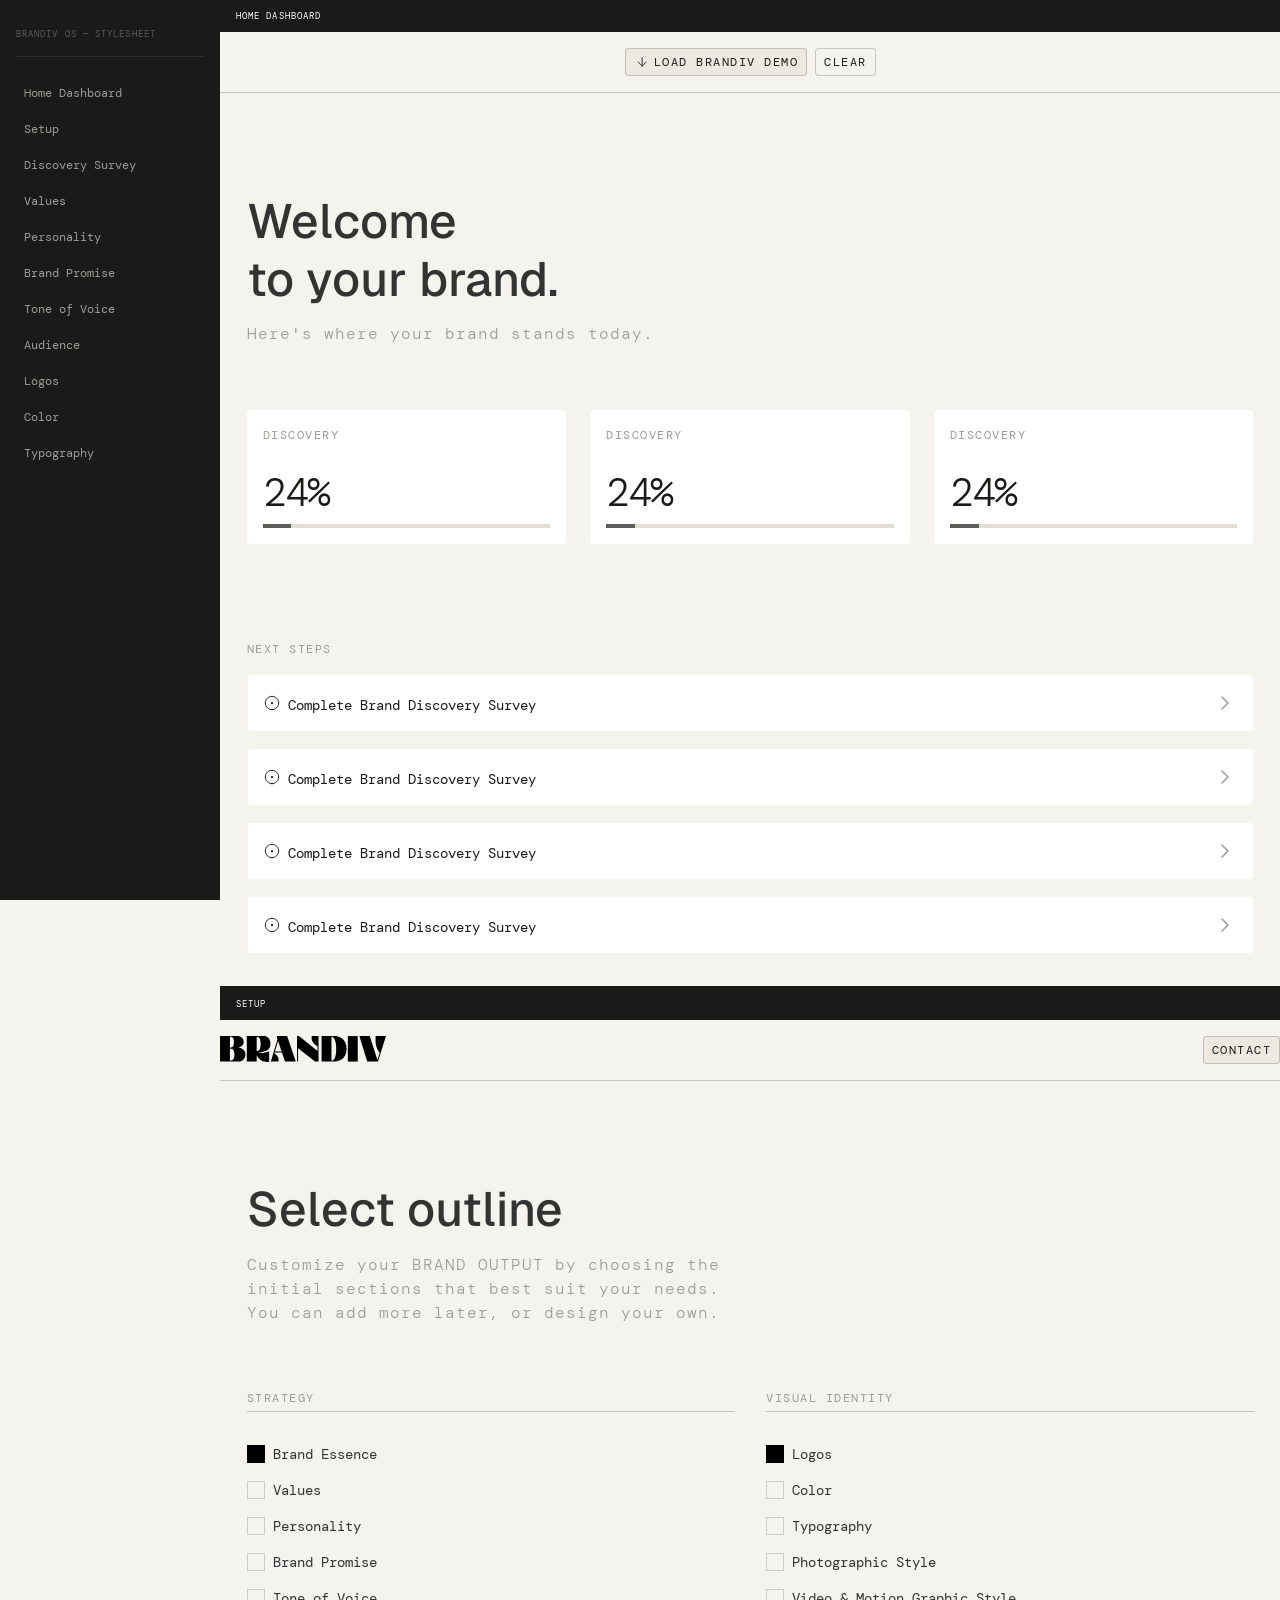
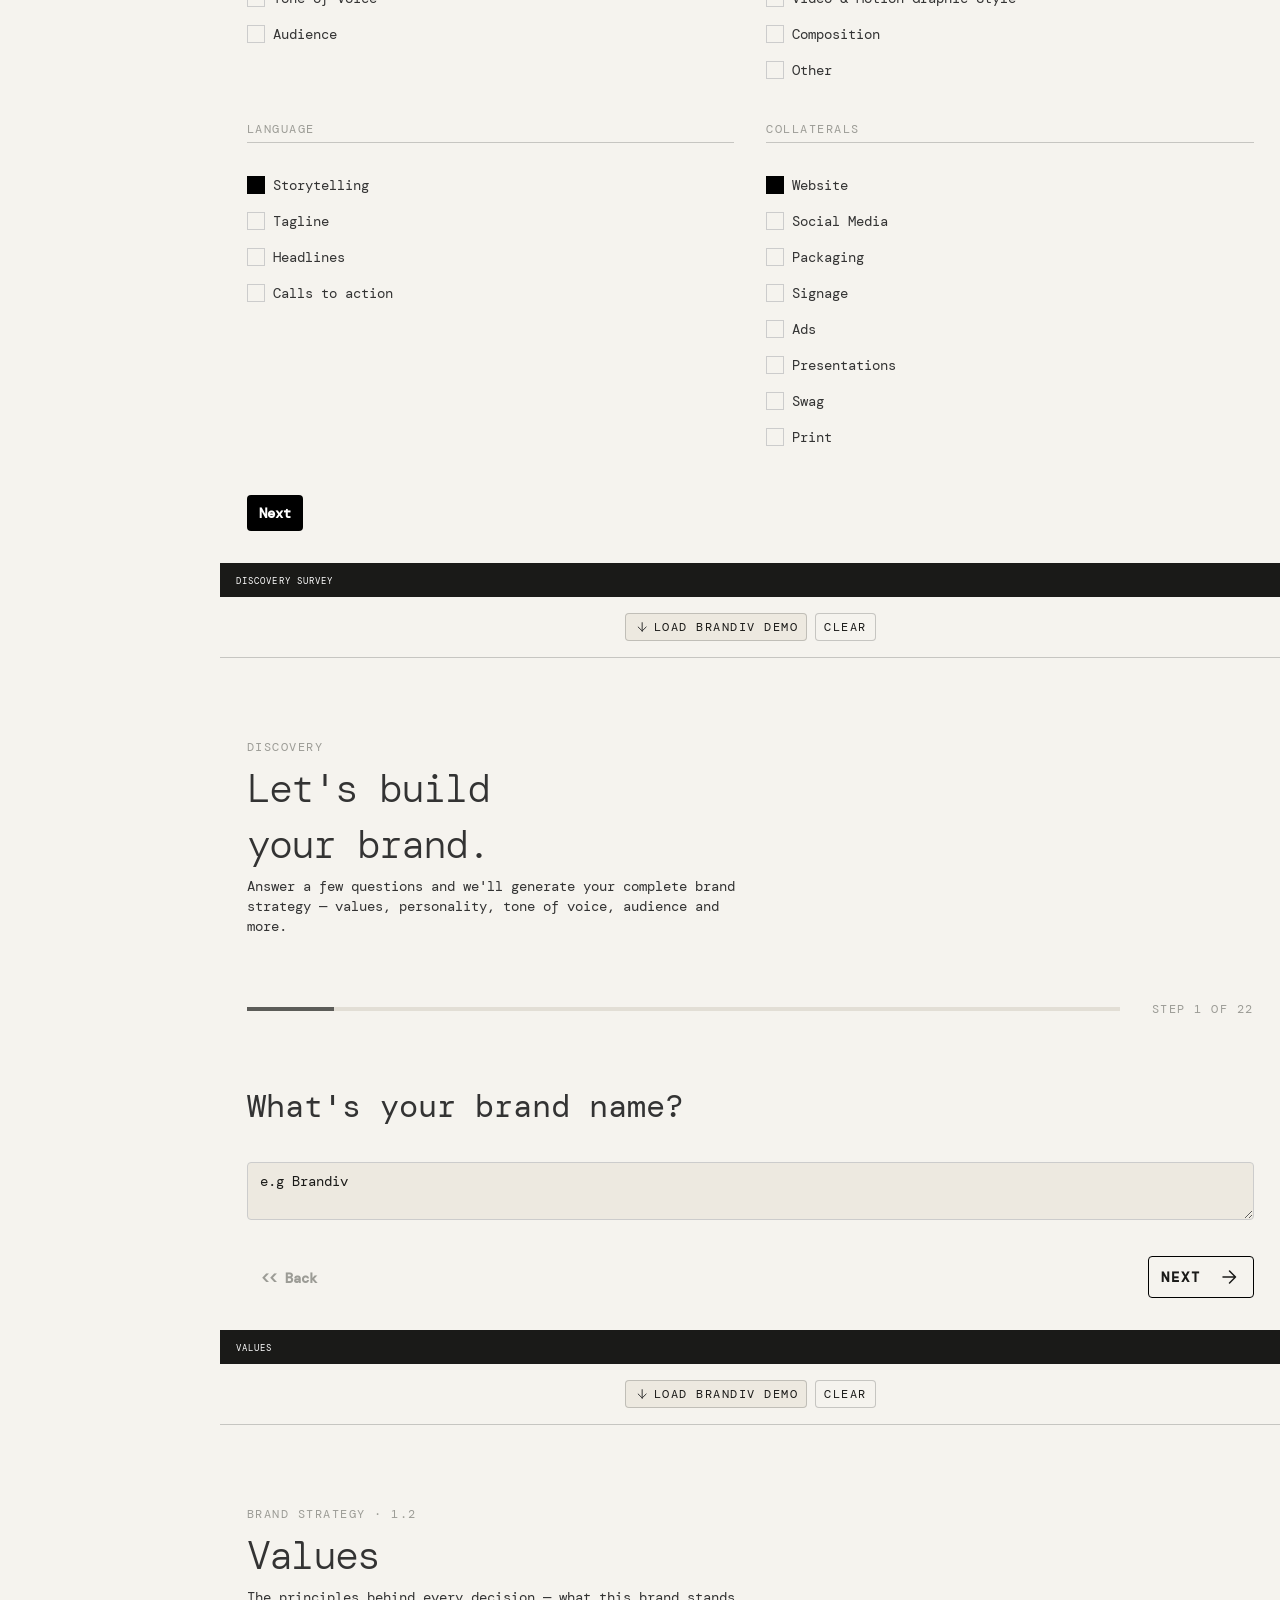
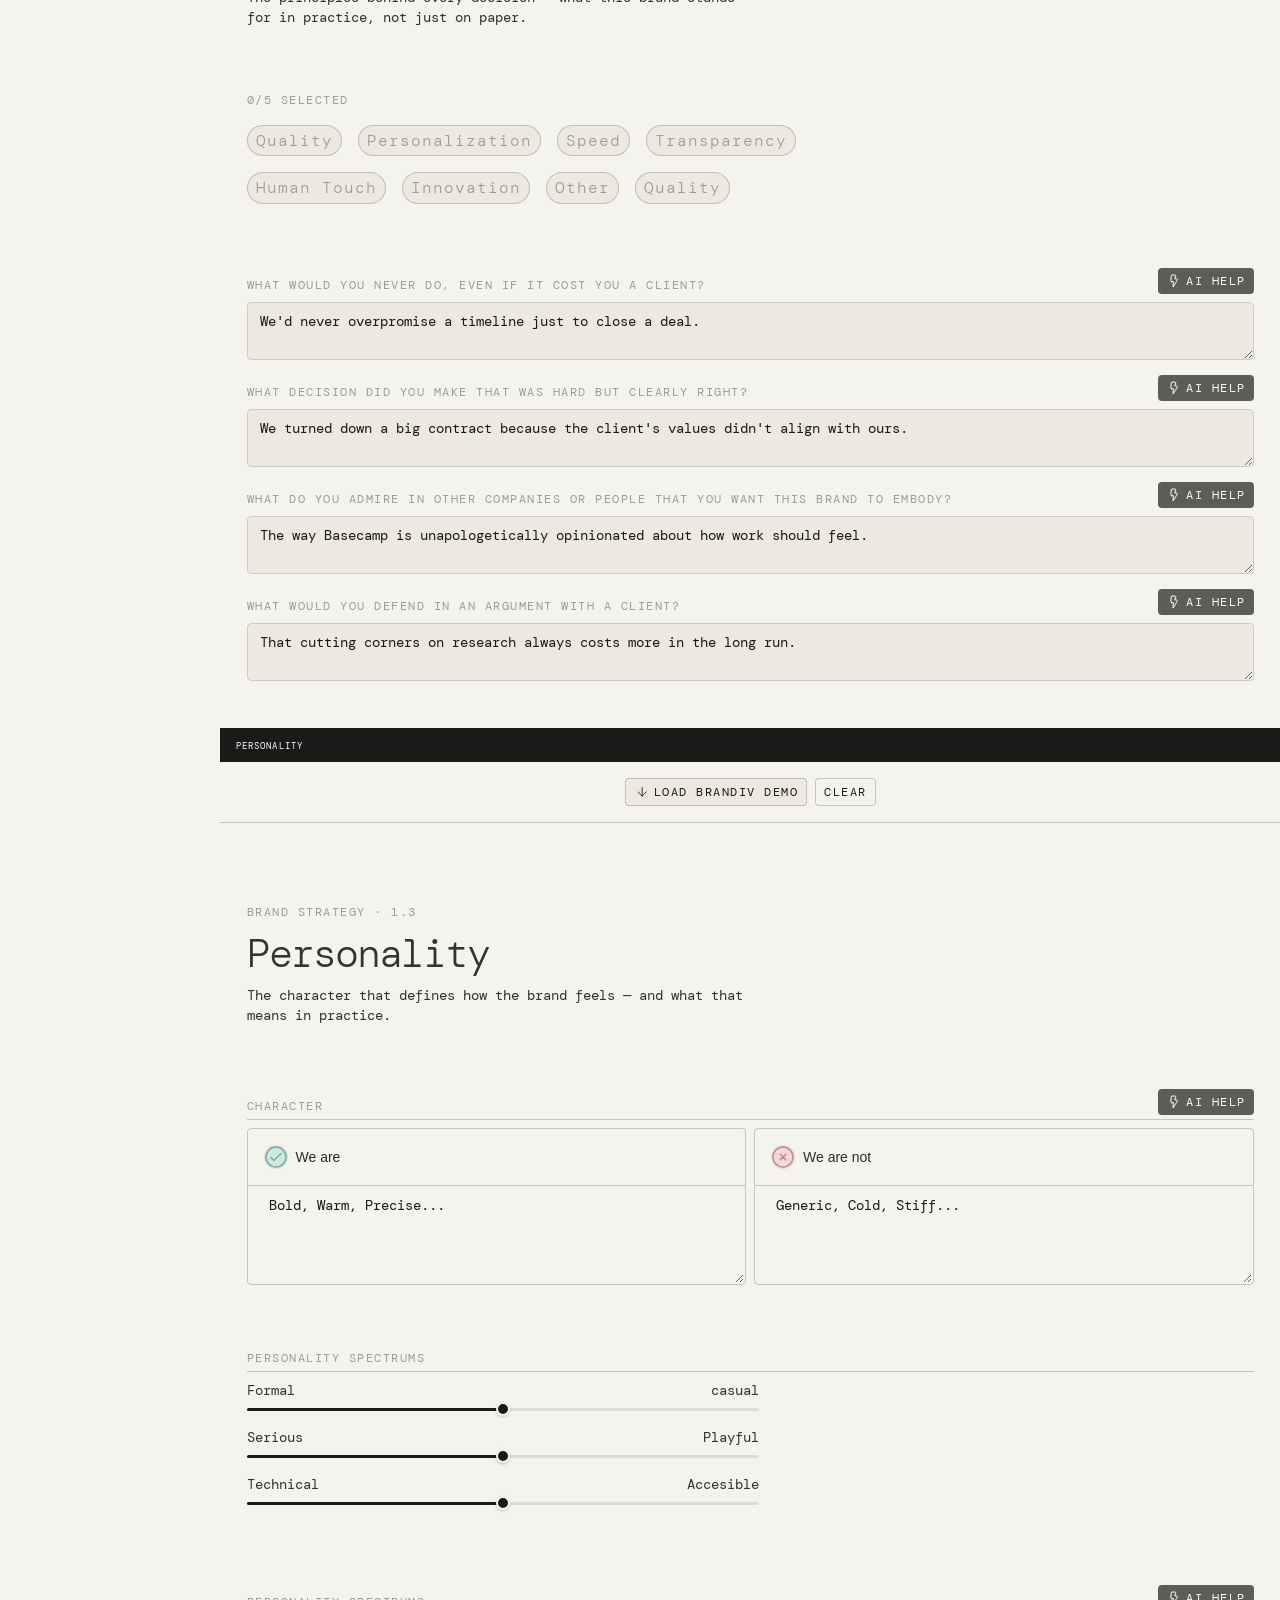
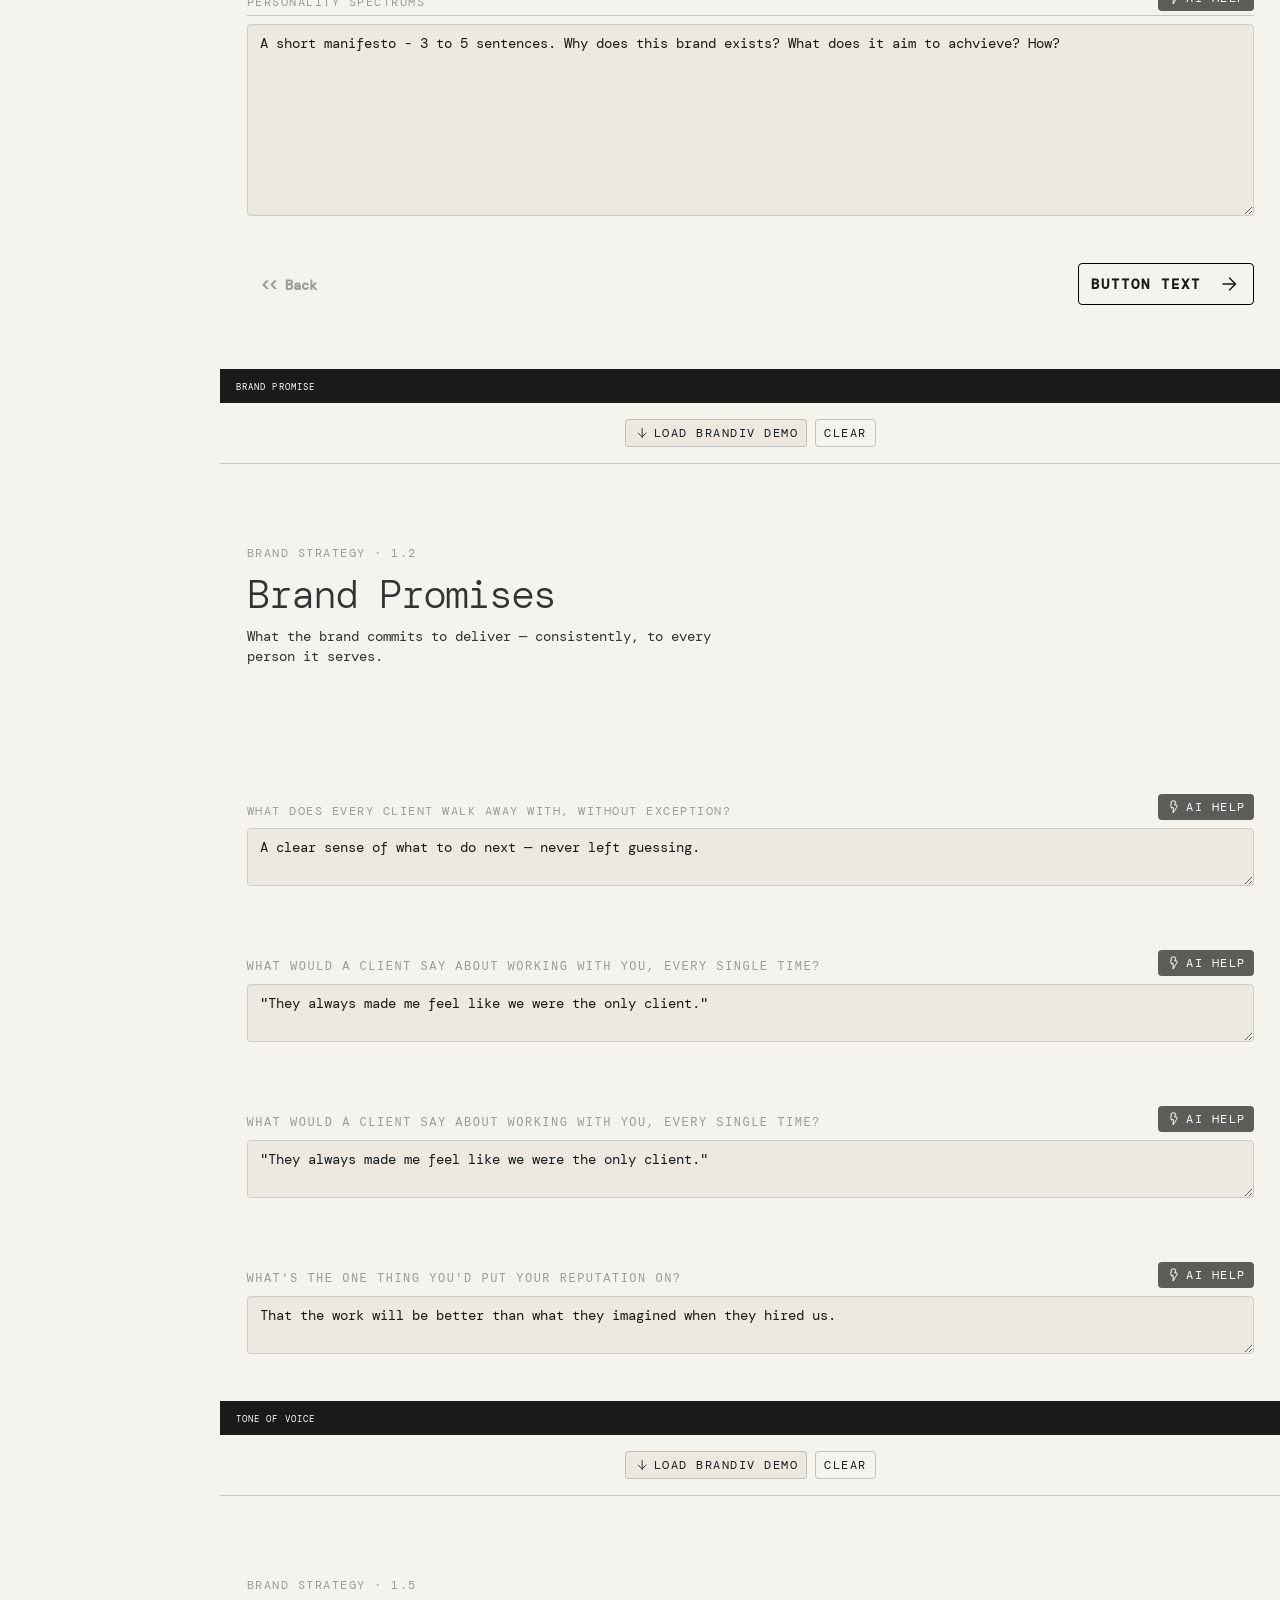
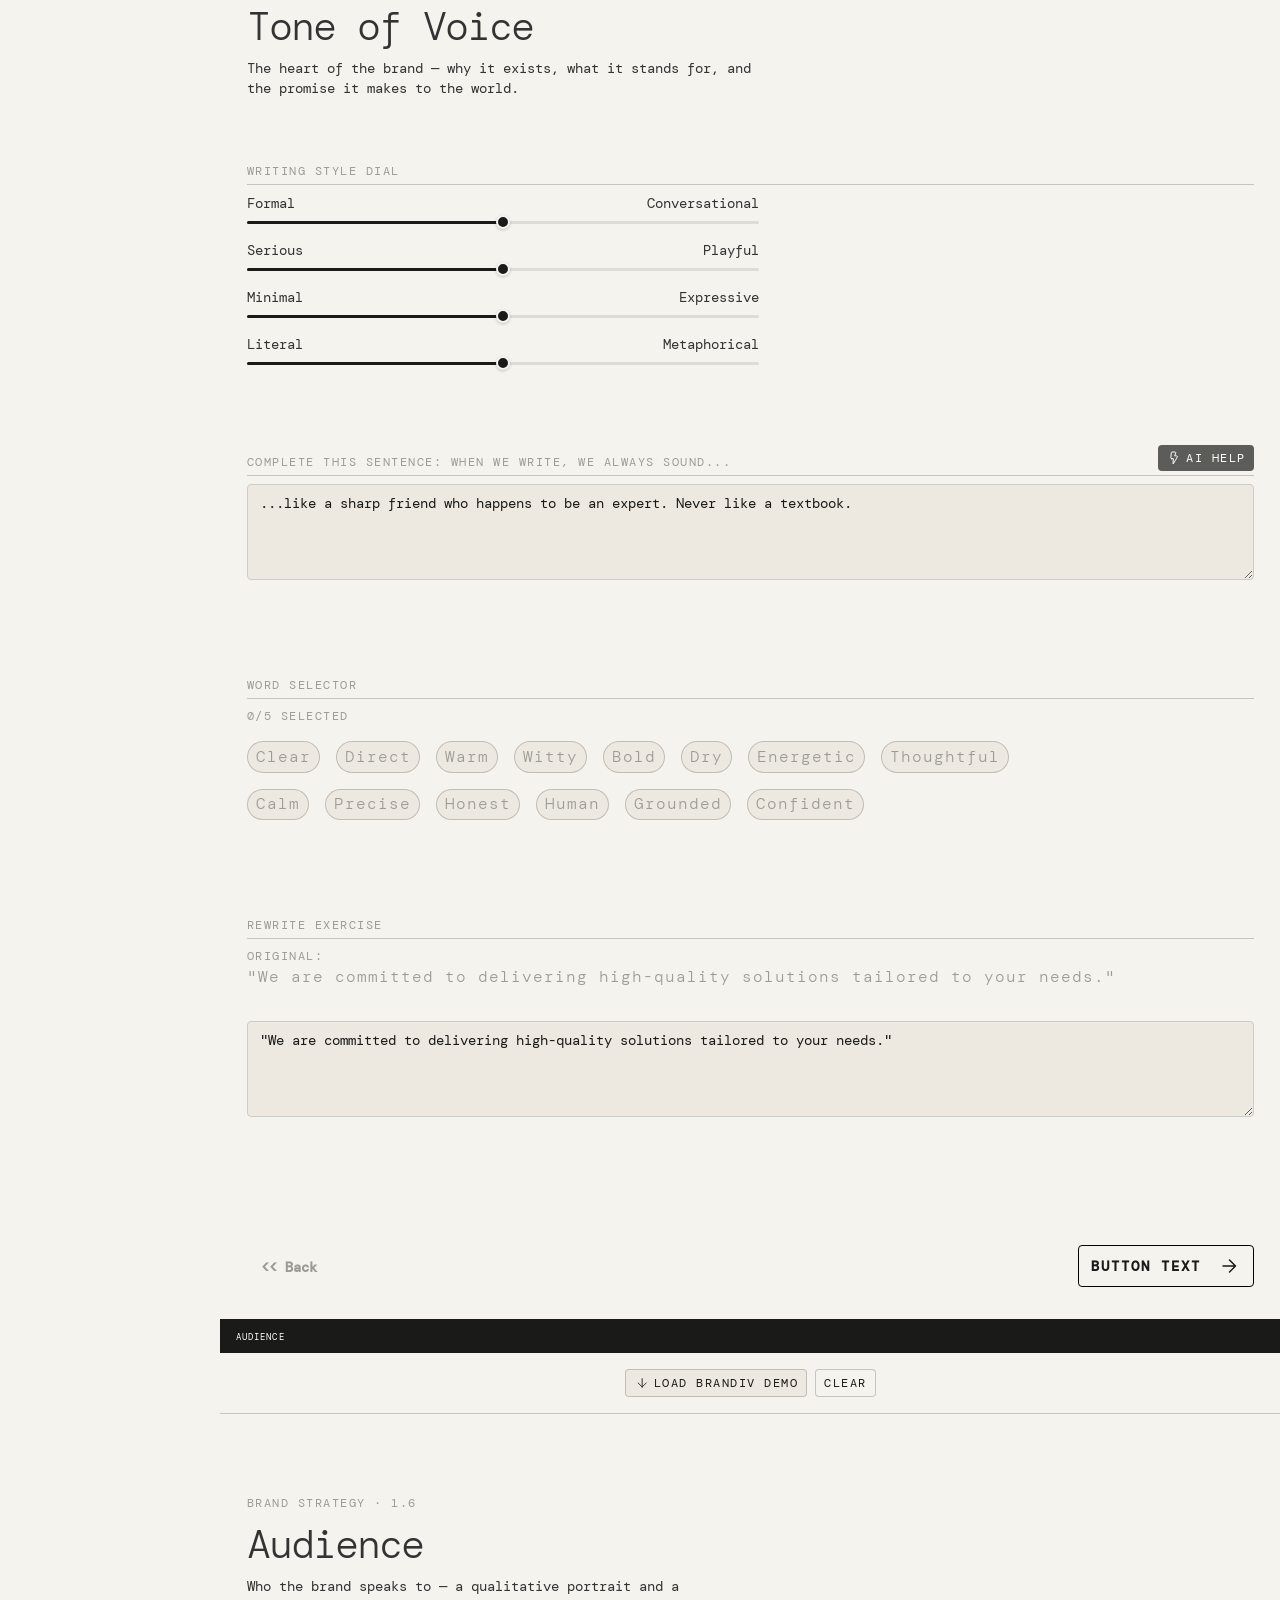
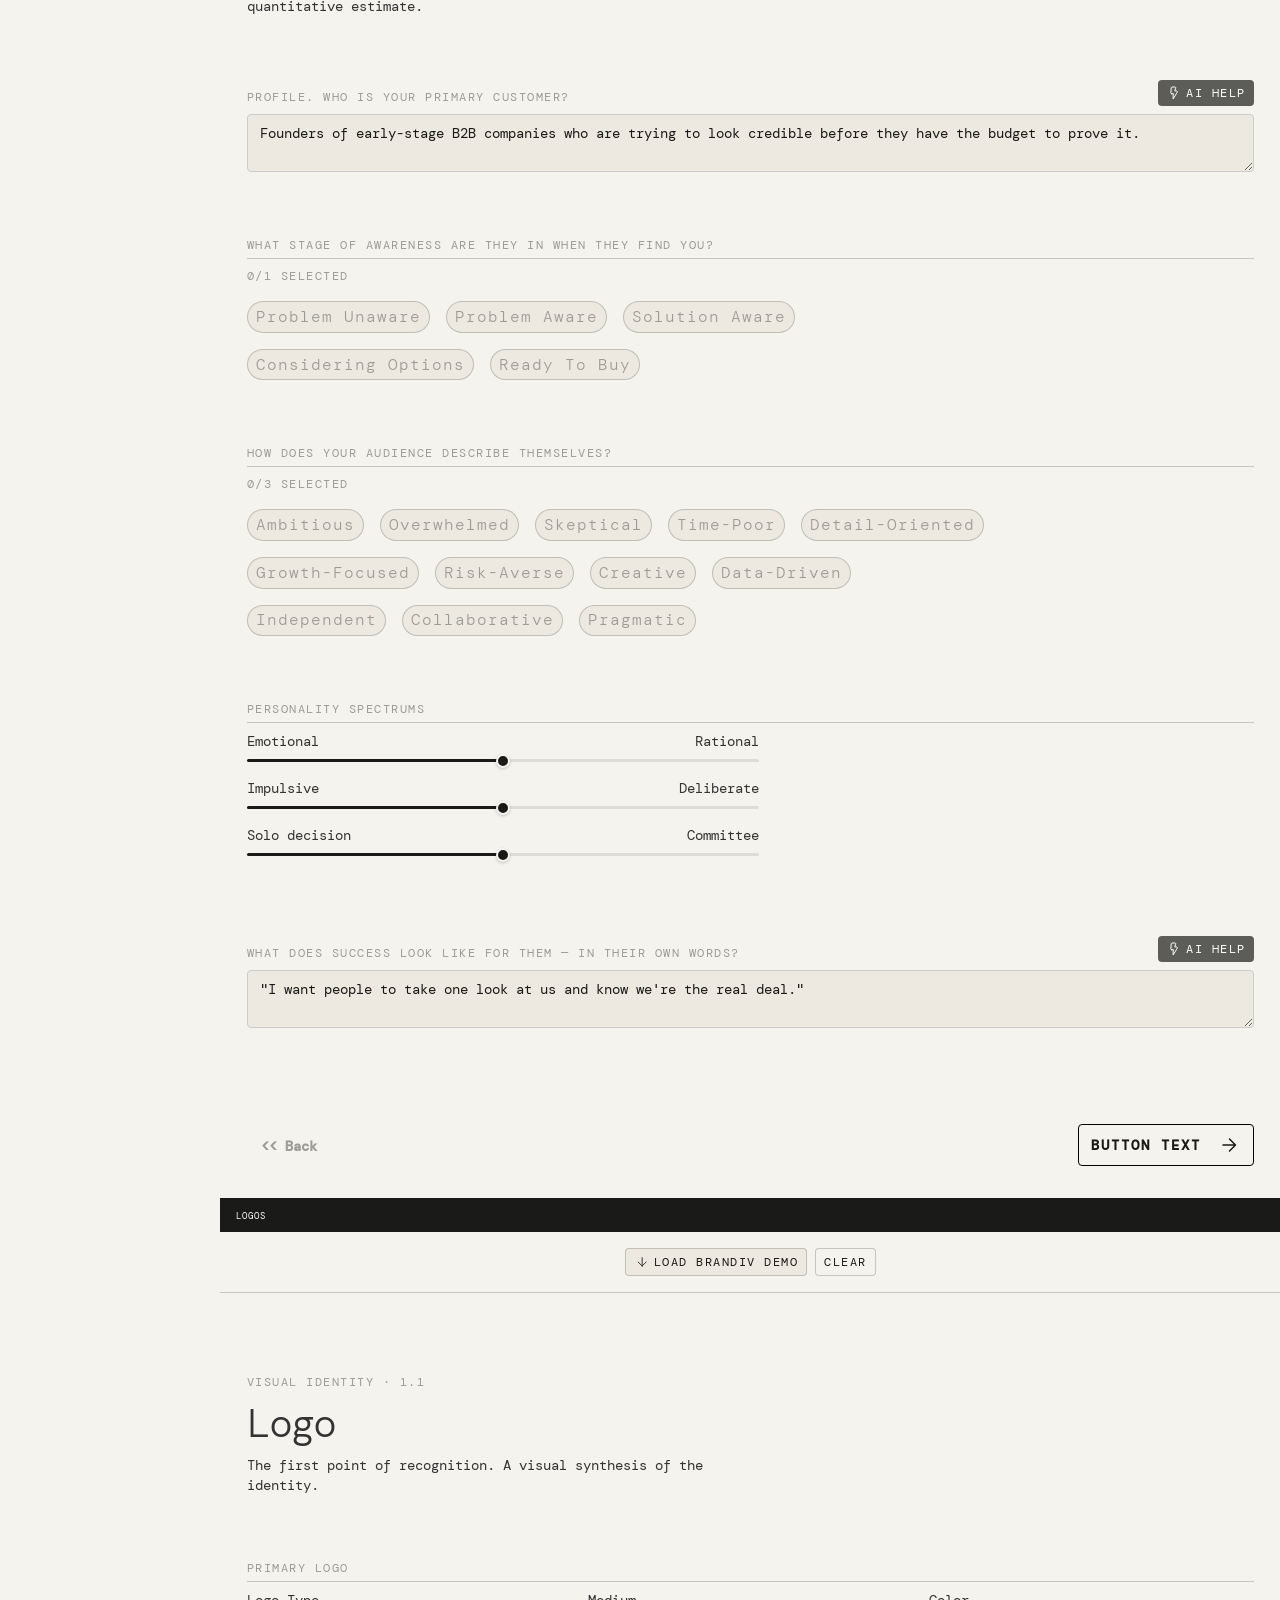
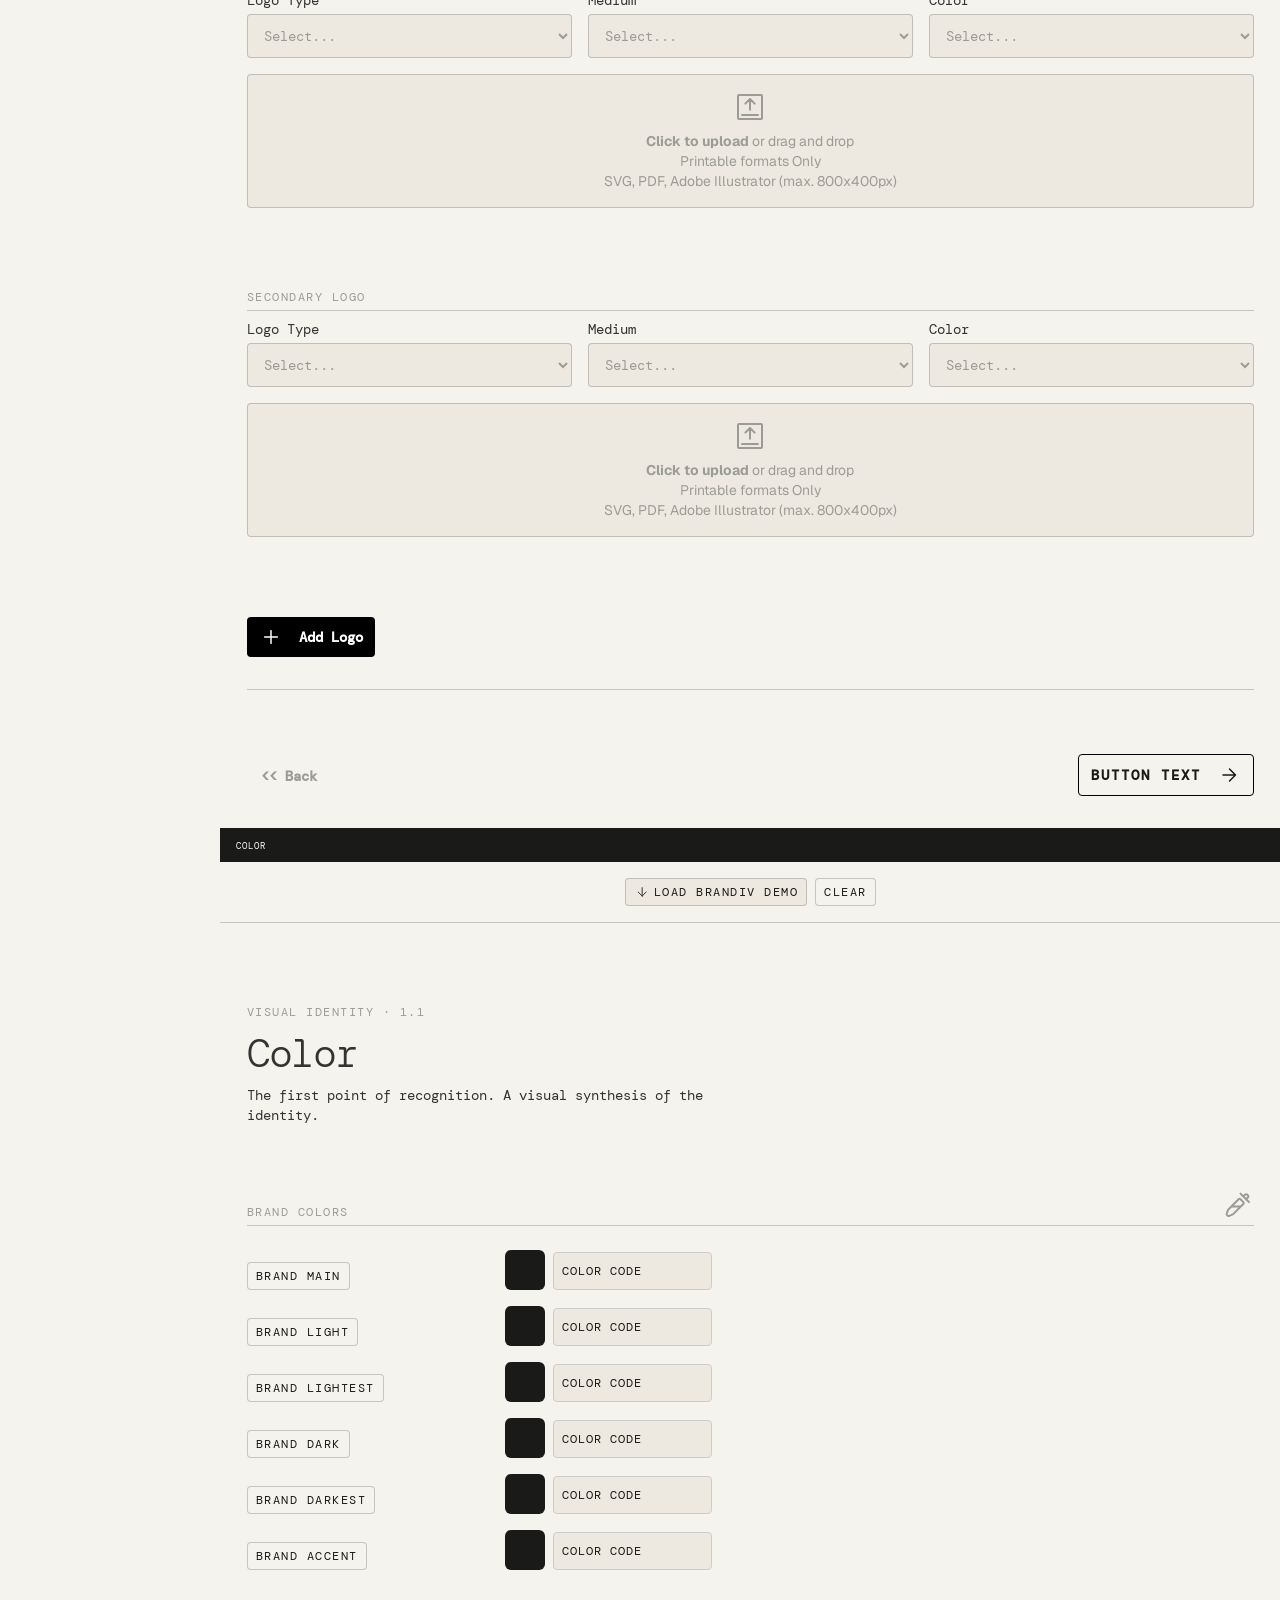
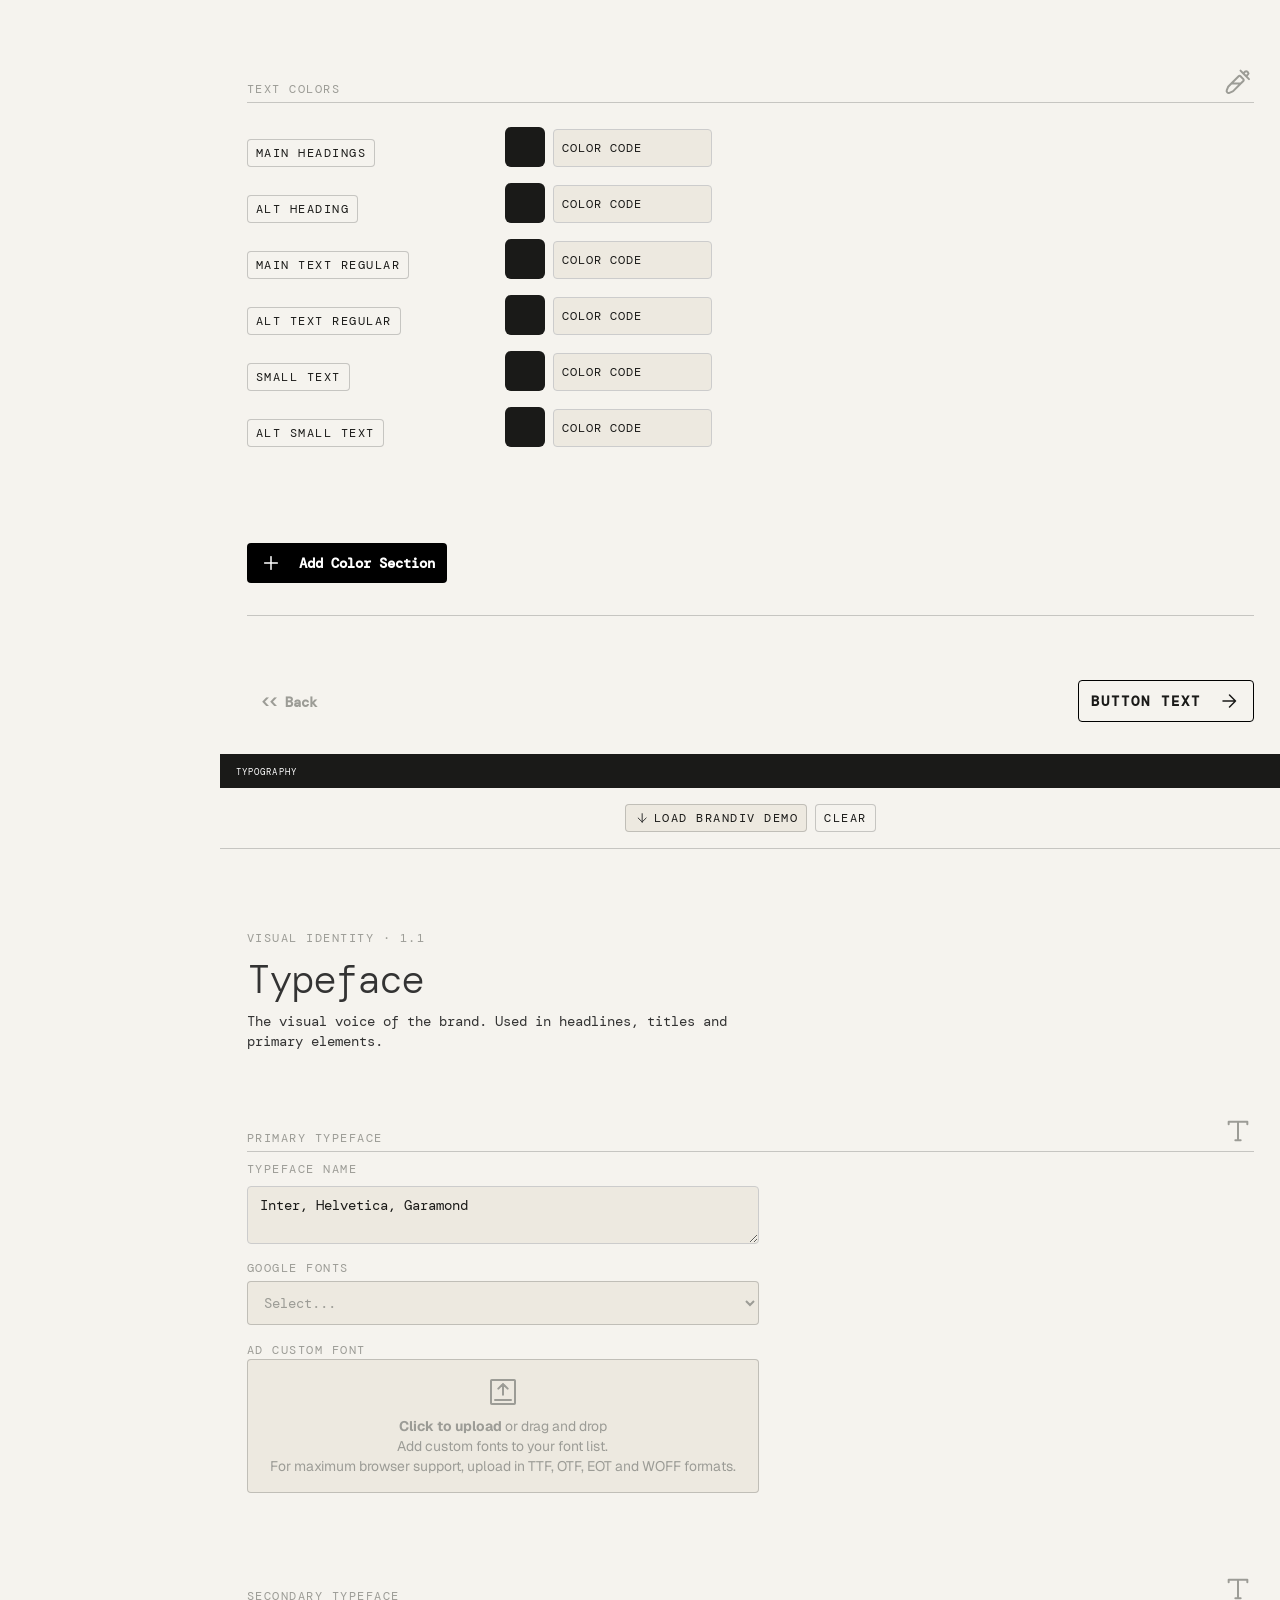
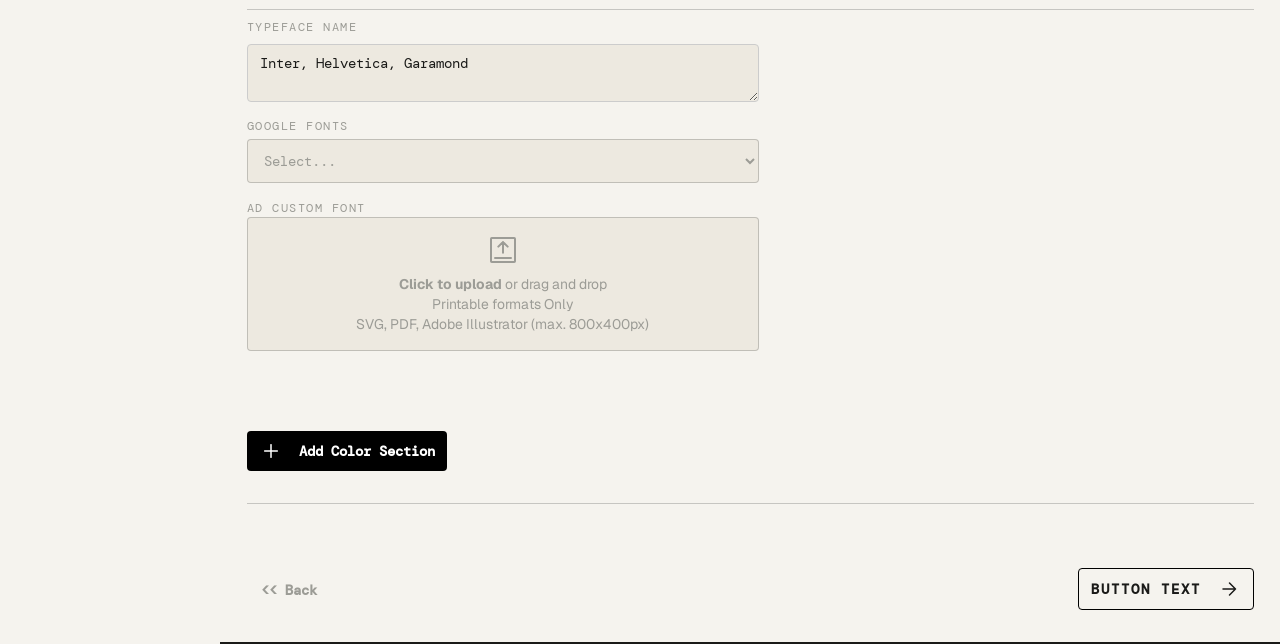
<file: brandiv_stylesheet.html>
<!DOCTYPE html>
<html lang="en">
<head>
<meta charset="UTF-8">
<meta name="viewport" content="width=device-width, initial-scale=1.0">
<title>Brandiv OS — Component Stylesheet</title>
<link rel="preconnect" href="https://fonts.googleapis.com">
<link href="https://fonts.googleapis.com/css2?family=DM+Mono:wght@300;400;500&family=Geist:wght@300;400;500;600;700&display=swap" rel="stylesheet">
<style>
/*! normalize.css v3.0.3 | MIT License | github.com/necolas/normalize.css */
/**
 * 1. Set default font family to sans-serif.
 * 2. Prevent iOS and IE text size adjust after device orientation change,
 *    without disabling user zoom.
 */
html {
  font-family: sans-serif;
  /* 1 */
  -ms-text-size-adjust: 100%;
  /* 2 */
  -webkit-text-size-adjust: 100%;
  /* 2 */
}
/**
 * Remove default margin.
 */
body {
  margin: 0;
}
/* HTML5 display definitions
   ========================================================================== */
/**
 * Correct `block` display not defined for any HTML5 element in IE 8/9.
 * Correct `block` display not defined for `details` or `summary` in IE 10/11
 * and Firefox.
 * Correct `block` display not defined for `main` in IE 11.
 */
article,
aside,
details,
figcaption,
figure,
footer,
header,
hgroup,
main,
menu,
nav,
section,
summary {
  display: block;
}
/**
 * 1. Correct `inline-block` display not defined in IE 8/9.
 * 2. Normalize vertical alignment of `progress` in Chrome, Firefox, and Opera.
 */
audio,
canvas,
progress,
video {
  display: inline-block;
  /* 1 */
  vertical-align: baseline;
  /* 2 */
}
/**
 * Prevent modern browsers from displaying `audio` without controls.
 * Remove excess height in iOS 5 devices.
 */
audio:not([controls]) {
  display: none;
  height: 0;
}
/**
 * Address `[hidden]` styling not present in IE 8/9/10.
 * Hide the `template` element in IE 8/9/10/11, Safari, and Firefox < 22.
 */
[hidden],
template {
  display: none;
}
/* Links
   ========================================================================== */
/**
 * Remove the gray background color from active links in IE 10.
 */
a {
  background-color: transparent;
}
/**
 * Improve readability of focused elements when they are also in an
 * active/hover state.
 */
a:active,
a:hover {
  outline: 0;
}
/* Text-level semantics
   ========================================================================== */
/**
 * Address styling not present in IE 8/9/10/11, Safari, and Chrome.
 */
abbr[title] {
  border-bottom: 1px dotted;
}
/**
 * Address style set to `bolder` in Firefox 4+, Safari, and Chrome.
 */
b,
strong {
  font-weight: bold;
}
/**
 * Address styling not present in Safari and Chrome.
 */
dfn {
  font-style: italic;
}
/**
 * Address variable `h1` font-size and margin within `section` and `article`
 * contexts in Firefox 4+, Safari, and Chrome.
 */
h1 {
  font-size: 2em;
  margin: 0.67em 0;
}
/**
 * Address styling not present in IE 8/9.
 */
mark {
  background: #ff0;
  color: #000;
}
/**
 * Address inconsistent and variable font size in all browsers.
 */
small {
  font-size: 80%;
}
/**
 * Prevent `sub` and `sup` affecting `line-height` in all browsers.
 */
sub,
sup {
  font-size: 75%;
  line-height: 0;
  position: relative;
  vertical-align: baseline;
}
sup {
  top: -0.5em;
}
sub {
  bottom: -0.25em;
}
/* Embedded content
   ========================================================================== */
/**
 * Remove border when inside `a` element in IE 8/9/10.
 */
img {
  border: 0;
}
/**
 * Correct overflow not hidden in IE 9/10/11.
 */
svg:not(:root) {
  overflow: hidden;
}
/* Grouping content
   ========================================================================== */
/**
 * Address margin not present in IE 8/9 and Safari.
 */
figure {
  margin: 1em 40px;
}
/**
 * Address differences between Firefox and other browsers.
 */
hr {
  box-sizing: content-box;
  height: 0;
}
/**
 * Contain overflow in all browsers.
 */
pre {
  overflow: auto;
}
/**
 * Address odd `em`-unit font size rendering in all browsers.
 */
code,
kbd,
pre,
samp {
  font-family: monospace, monospace;
  font-size: 1em;
}
/* Forms
   ========================================================================== */
/**
 * Known limitation: by default, Chrome and Safari on OS X allow very limited
 * styling of `select`, unless a `border` property is set.
 */
/**
 * 1. Correct color not being inherited.
 *    Known issue: affects color of disabled elements.
 * 2. Correct font properties not being inherited.
 * 3. Address margins set differently in Firefox 4+, Safari, and Chrome.
 */
button,
input,
optgroup,
select,
textarea {
  color: inherit;
  /* 1 */
  font: inherit;
  /* 2 */
  margin: 0;
  /* 3 */
}
/**
 * Address `overflow` set to `hidden` in IE 8/9/10/11.
 */
button {
  overflow: visible;
}
/**
 * Address inconsistent `text-transform` inheritance for `button` and `select`.
 * All other form control elements do not inherit `text-transform` values.
 * Correct `button` style inheritance in Firefox, IE 8/9/10/11, and Opera.
 * Correct `select` style inheritance in Firefox.
 */
button,
select {
  text-transform: none;
}
/**
 * 1. Avoid the WebKit bug in Android 4.0.* where (2) destroys native `audio`
 *    and `video` controls.
 * 2. Correct inability to style clickable `input` types in iOS.
 * 3. Improve usability and consistency of cursor style between image-type
 *    `input` and others.
 * 4. CUSTOM FOR WEBFLOW: Removed the input[type="submit"] selector to reduce
 *    specificity and defer to the .w-button selector
 */
button,
html input[type="button"],
input[type="reset"] {
  -webkit-appearance: button;
  /* 2 */
  cursor: pointer;
  /* 3 */
}
/**
 * Re-set default cursor for disabled elements.
 */
button[disabled],
html input[disabled] {
  cursor: default;
}
/**
 * Remove inner padding and border in Firefox 4+.
 */
button::-moz-focus-inner,
input::-moz-focus-inner {
  border: 0;
  padding: 0;
}
/**
 * Address Firefox 4+ setting `line-height` on `input` using `!important` in
 * the UA stylesheet.
 */
input {
  line-height: normal;
}
/**
 * It's recommended that you don't attempt to style these elements.
 * Firefox's implementation doesn't respect box-sizing, padding, or width.
 *
 * 1. Address box sizing set to `content-box` in IE 8/9/10.
 * 2. Remove excess padding in IE 8/9/10.
 */
input[type='checkbox'],
input[type='radio'] {
  box-sizing: border-box;
  /* 1 */
  padding: 0;
  /* 2 */
}
/**
 * Fix the cursor style for Chrome's increment/decrement buttons. For certain
 * `font-size` values of the `input`, it causes the cursor style of the
 * decrement button to change from `default` to `text`.
 */
input[type='number']::-webkit-inner-spin-button,
input[type='number']::-webkit-outer-spin-button {
  height: auto;
}
/**
 * 1. CUSTOM FOR WEBFLOW: changed from `textfield` to `none` to normalize iOS rounded input
 * 2. CUSTOM FOR WEBFLOW: box-sizing: content-box rule removed
 *    (similar to normalize.css >=4.0.0)
 */
input[type='search'] {
  -webkit-appearance: none;
  /* 1 */
}
/**
 * Remove inner padding and search cancel button in Safari and Chrome on OS X.
 * Safari (but not Chrome) clips the cancel button when the search input has
 * padding (and `textfield` appearance).
 */
input[type='search']::-webkit-search-cancel-button,
input[type='search']::-webkit-search-decoration {
  -webkit-appearance: none;
}
/**
 * Define consistent border, margin, and padding.
 */
fieldset {
  border: 1px solid #c0c0c0;
  margin: 0 2px;
  padding: 0.35em 0.625em 0.75em;
}
/**
 * 1. Correct `color` not being inherited in IE 8/9/10/11.
 * 2. Remove padding so people aren't caught out if they zero out fieldsets.
 */
legend {
  border: 0;
  /* 1 */
  padding: 0;
  /* 2 */
}
/**
 * Remove default vertical scrollbar in IE 8/9/10/11.
 */
textarea {
  overflow: auto;
}
/**
 * Don't inherit the `font-weight` (applied by a rule above).
 * NOTE: the default cannot safely be changed in Chrome and Safari on OS X.
 */
optgroup {
  font-weight: bold;
}
/* Tables
   ========================================================================== */
/**
 * Remove most spacing between table cells.
 */
table {
  border-collapse: collapse;
  border-spacing: 0;
}
td,
th {
  padding: 0;
}

@font-face {
  font-family: 'webflow-icons';
  src: url("[data-uri]") format('truetype');
  font-weight: normal;
  font-style: normal;
}
[class^="w-icon-"],
[class*=" w-icon-"] {
  /* use !important to prevent issues with browser extensions that change fonts */
  font-family: 'webflow-icons' !important;
  speak: none;
  font-style: normal;
  font-weight: normal;
  font-variant: normal;
  text-transform: none;
  line-height: 1;
  /* Better Font Rendering =========== */
  -webkit-font-smoothing: antialiased;
  -moz-osx-font-smoothing: grayscale;
}
.w-icon-slider-right:before {
  content: "\e600";
}
.w-icon-slider-left:before {
  content: "\e601";
}
.w-icon-nav-menu:before {
  content: "\e602";
}
.w-icon-arrow-down:before,
.w-icon-dropdown-toggle:before {
  content: "\e603";
}
.w-icon-file-upload-remove:before {
  content: "\e900";
}
.w-icon-file-upload-icon:before {
  content: "\e903";
}
* {
  -webkit-box-sizing: border-box;
  -moz-box-sizing: border-box;
  box-sizing: border-box;
}
html {
  height: 100%;
}
body {
  margin: 0;
  min-height: 100%;
  background-color: #fff;
  font-family: Arial, sans-serif;
  font-size: 14px;
  line-height: 20px;
  color: #333;
}
img {
  max-width: 100%;
  vertical-align: middle;
  display: inline-block;
}
html.w-mod-touch * {
  background-attachment: scroll !important;
}
.w-block {
  display: block;
}
.w-inline-block {
  max-width: 100%;
  display: inline-block;
}
.w-clearfix:before,
.w-clearfix:after {
  content: " ";
  display: table;
  grid-column-start: 1;
  grid-row-start: 1;
  grid-column-end: 2;
  grid-row-end: 2;
}
.w-clearfix:after {
  clear: both;
}
.w-hidden {
  display: none;
}
.w-button {
  display: inline-block;
  padding: 9px 15px;
  background-color: #3898EC;
  color: white;
  border: 0;
  line-height: inherit;
  text-decoration: none;
  cursor: pointer;
  border-radius: 0;
}
input.w-button {
  -webkit-appearance: button;
}
html[data-w-dynpage] [data-w-cloak] {
  color: transparent !important;
}
.w-code-block {
  margin: unset;
}
pre.w-code-block code {
  all: inherit;
}
pre.w-code-block code > span {
  display: block !important;
}
.w-optimization {
  display: contents;
}
.w-webflow-badge,
.w-webflow-badge > img {
  box-sizing: unset;
  width: unset;
  height: unset;
  max-height: unset;
  max-width: unset;
  min-height: unset;
  min-width: unset;
  margin: unset;
  padding: unset;
  float: unset;
  clear: unset;
  border: unset;
  border-radius: unset;
  background: unset;
  background-image: unset;
  background-position: unset;
  background-size: unset;
  background-repeat: unset;
  background-origin: unset;
  background-clip: unset;
  background-attachment: unset;
  background-color: unset;
  box-shadow: unset;
  transform: unset;
  transition: unset;
  direction: unset;
  font-family: unset;
  font-weight: unset;
  color: unset;
  font-size: unset;
  line-height: unset;
  font-style: unset;
  font-variant: unset;
  text-align: unset;
  letter-spacing: unset;
  text-decoration: unset;
  text-indent: unset;
  text-transform: unset;
  list-style-type: unset;
  text-shadow: unset;
  vertical-align: unset;
  cursor: unset;
  white-space: unset;
  word-break: unset;
  word-spacing: unset;
  word-wrap: unset;
}
.w-webflow-badge {
  position: fixed !important;
  display: inline-block !important;
  visibility: visible !important;
  opacity: 1 !important;
  z-index: 2147483647 !important;
  top: auto !important;
  right: 12px !important;
  bottom: 12px !important;
  left: auto !important;
  color: #aaadb0 !important;
  background-color: #fff !important;
  border-radius: 3px !important;
  padding: 6px !important;
  font-size: 12px !important;
  line-height: 14px !important;
  text-decoration: none !important;
  transform: none !important;
  margin: 0 !important;
  width: auto !important;
  height: auto !important;
  overflow: unset !important;
  white-space: nowrap;
  box-shadow: 0 0 0 1px rgba(0, 0, 0, 0.1), 0px 1px 3px rgba(0, 0, 0, 0.1);
  cursor: pointer;
}
.w-webflow-badge > img {
  position: unset;
  display: inline-block !important;
  visibility: unset !important;
  opacity: 1 !important;
  vertical-align: middle !important;
}
h1,
h2,
h3,
h4,
h5,
h6 {
  font-weight: bold;
  margin-bottom: 10px;
}
h1 {
  font-size: 38px;
  line-height: 44px;
  margin-top: 20px;
}
h2 {
  font-size: 32px;
  line-height: 36px;
  margin-top: 20px;
}
h3 {
  font-size: 24px;
  line-height: 30px;
  margin-top: 20px;
}
h4 {
  font-size: 18px;
  line-height: 24px;
  margin-top: 10px;
}
h5 {
  font-size: 14px;
  line-height: 20px;
  margin-top: 10px;
}
h6 {
  font-size: 12px;
  line-height: 18px;
  margin-top: 10px;
}
p {
  margin-top: 0;
  margin-bottom: 10px;
}
blockquote {
  margin: 0 0 10px 0;
  padding: 10px 20px;
  border-left: 5px solid #E2E2E2;
  font-size: 18px;
  line-height: 22px;
}
figure {
  margin: 0;
  margin-bottom: 10px;
}
figcaption {
  margin-top: 5px;
  text-align: center;
}
ul,
ol {
  margin-top: 0px;
  margin-bottom: 10px;
  padding-left: 40px;
}
.w-list-unstyled {
  padding-left: 0;
  list-style: none;
}
.w-embed:before,
.w-embed:after {
  content: " ";
  display: table;
  grid-column-start: 1;
  grid-row-start: 1;
  grid-column-end: 2;
  grid-row-end: 2;
}
.w-embed:after {
  clear: both;
}
.w-video {
  width: 100%;
  position: relative;
  padding: 0;
}
.w-video iframe,
.w-video object,
.w-video embed {
  position: absolute;
  top: 0;
  left: 0;
  width: 100%;
  height: 100%;
  border: none;
}
fieldset {
  padding: 0;
  margin: 0;
  border: 0;
}
button,
[type='button'],
[type='reset'] {
  border: 0;
  cursor: pointer;
  -webkit-appearance: button;
}
.w-form {
  margin: 0 0 15px;
}
.w-form-done {
  display: none;
  padding: 20px;
  text-align: center;
  background-color: #dddddd;
}
.w-form-fail {
  display: none;
  margin-top: 10px;
  padding: 10px;
  background-color: #ffdede;
}
label {
  display: block;
  margin-bottom: 5px;
  font-weight: bold;
}
.w-input,
.w-select {
  display: block;
  width: 100%;
  height: 38px;
  padding: 8px 12px;
  margin-bottom: 10px;
  font-size: 14px;
  line-height: 1.42857143;
  color: #333333;
  vertical-align: middle;
  background-color: #ffffff;
  border: 1px solid #cccccc;
}
.w-input::placeholder,
.w-select::placeholder {
  color: #999;
}
.w-input:focus,
.w-select:focus {
  border-color: #3898EC;
  outline: 0;
}
.w-input[disabled],
.w-select[disabled],
.w-input[readonly],
.w-select[readonly],
fieldset[disabled] .w-input,
fieldset[disabled] .w-select {
  cursor: not-allowed;
}
.w-input[disabled]:not(.w-input-disabled),
.w-select[disabled]:not(.w-input-disabled),
.w-input[readonly],
.w-select[readonly],
fieldset[disabled]:not(.w-input-disabled) .w-input,
fieldset[disabled]:not(.w-input-disabled) .w-select {
  background-color: #eeeeee;
}
textarea.w-input,
textarea.w-select {
  height: auto;
}
.w-select {
  background-color: #f3f3f3;
}
.w-select[multiple] {
  height: auto;
}
.w-form-label {
  display: inline-block;
  cursor: pointer;
  font-weight: normal;
  margin-bottom: 0px;
}
.w-radio {
  display: block;
  margin-bottom: 5px;
  padding-left: 20px;
}
.w-radio:before,
.w-radio:after {
  content: " ";
  display: table;
  grid-column-start: 1;
  grid-row-start: 1;
  grid-column-end: 2;
  grid-row-end: 2;
}
.w-radio:after {
  clear: both;
}
.w-radio-input {
  margin: 4px 0 0;
  line-height: normal;
  float: left;
  margin-left: -20px;
}
.w-radio-input {
  margin-top: 3px;
}
.w-file-upload {
  display: block;
  margin-bottom: 10px;
}
.w-file-upload-input {
  width: 0.1px;
  height: 0.1px;
  opacity: 0;
  overflow: hidden;
  position: absolute;
  z-index: -100;
}
.w-file-upload-default,
.w-file-upload-uploading,
.w-file-upload-success {
  display: inline-block;
  color: #333333;
}
.w-file-upload-error {
  display: block;
  margin-top: 10px;
}
.w-file-upload-default.w-hidden,
.w-file-upload-uploading.w-hidden,
.w-file-upload-error.w-hidden,
.w-file-upload-success.w-hidden {
  display: none;
}
.w-file-upload-uploading-btn {
  display: flex;
  font-size: 14px;
  font-weight: normal;
  cursor: pointer;
  margin: 0;
  padding: 8px 12px;
  border: 1px solid #cccccc;
  background-color: #fafafa;
}
.w-file-upload-file {
  display: flex;
  flex-grow: 1;
  justify-content: space-between;
  margin: 0;
  padding: 8px 9px 8px 11px;
  border: 1px solid #cccccc;
  background-color: #fafafa;
}
.w-file-upload-file-name {
  font-size: 14px;
  font-weight: normal;
  display: block;
}
.w-file-remove-link {
  margin-top: 3px;
  margin-left: 10px;
  width: auto;
  height: auto;
  padding: 3px;
  display: block;
  cursor: pointer;
}
.w-icon-file-upload-remove {
  margin: auto;
  font-size: 10px;
}
.w-file-upload-error-msg {
  display: inline-block;
  color: #ea384c;
  padding: 2px 0;
}
.w-file-upload-info {
  display: inline-block;
  line-height: 38px;
  padding: 0 12px;
}
.w-file-upload-label {
  display: inline-block;
  font-size: 14px;
  font-weight: normal;
  cursor: pointer;
  margin: 0;
  padding: 8px 12px;
  border: 1px solid #cccccc;
  background-color: #fafafa;
}
.w-icon-file-upload-icon,
.w-icon-file-upload-uploading {
  display: inline-block;
  margin-right: 8px;
  width: 20px;
}
.w-icon-file-upload-uploading {
  height: 20px;
}
.w-container {
  margin-left: auto;
  margin-right: auto;
  max-width: 940px;
}
.w-container:before,
.w-container:after {
  content: " ";
  display: table;
  grid-column-start: 1;
  grid-row-start: 1;
  grid-column-end: 2;
  grid-row-end: 2;
}
.w-container:after {
  clear: both;
}
.w-container .w-row {
  margin-left: -10px;
  margin-right: -10px;
}
.w-row:before,
.w-row:after {
  content: " ";
  display: table;
  grid-column-start: 1;
  grid-row-start: 1;
  grid-column-end: 2;
  grid-row-end: 2;
}
.w-row:after {
  clear: both;
}
.w-row .w-row {
  margin-left: 0;
  margin-right: 0;
}
.w-col {
  position: relative;
  float: left;
  width: 100%;
  min-height: 1px;
  padding-left: 10px;
  padding-right: 10px;
}
.w-col .w-col {
  padding-left: 0;
  padding-right: 0;
}
.w-col-1 {
  width: 8.33333333%;
}
.w-col-2 {
  width: 16.66666667%;
}
.w-col-3 {
  width: 25%;
}
.w-col-4 {
  width: 33.33333333%;
}
.w-col-5 {
  width: 41.66666667%;
}
.w-col-6 {
  width: 50%;
}
.w-col-7 {
  width: 58.33333333%;
}
.w-col-8 {
  width: 66.66666667%;
}
.w-col-9 {
  width: 75%;
}
.w-col-10 {
  width: 83.33333333%;
}
.w-col-11 {
  width: 91.66666667%;
}
.w-col-12 {
  width: 100%;
}
.w-hidden-main {
  display: none !important;
}
@media screen and (max-width: 991px) {
  .w-container {
    max-width: 728px;
  }
  .w-hidden-main {
    display: inherit !important;
  }
  .w-hidden-medium {
    display: none !important;
  }
  .w-col-medium-1 {
    width: 8.33333333%;
  }
  .w-col-medium-2 {
    width: 16.66666667%;
  }
  .w-col-medium-3 {
    width: 25%;
  }
  .w-col-medium-4 {
    width: 33.33333333%;
  }
  .w-col-medium-5 {
    width: 41.66666667%;
  }
  .w-col-medium-6 {
    width: 50%;
  }
  .w-col-medium-7 {
    width: 58.33333333%;
  }
  .w-col-medium-8 {
    width: 66.66666667%;
  }
  .w-col-medium-9 {
    width: 75%;
  }
  .w-col-medium-10 {
    width: 83.33333333%;
  }
  .w-col-medium-11 {
    width: 91.66666667%;
  }
  .w-col-medium-12 {
    width: 100%;
  }
  .w-col-stack {
    width: 100%;
    left: auto;
    right: auto;
  }
}
@media screen and (max-width: 767px) {
  .w-hidden-main {
    display: inherit !important;
  }
  .w-hidden-medium {
    display: inherit !important;
  }
  .w-hidden-small {
    display: none !important;
  }
  .w-row,
  .w-container .w-row {
    margin-left: 0;
    margin-right: 0;
  }
  .w-col {
    width: 100%;
    left: auto;
    right: auto;
  }
  .w-col-small-1 {
    width: 8.33333333%;
  }
  .w-col-small-2 {
    width: 16.66666667%;
  }
  .w-col-small-3 {
    width: 25%;
  }
  .w-col-small-4 {
    width: 33.33333333%;
  }
  .w-col-small-5 {
    width: 41.66666667%;
  }
  .w-col-small-6 {
    width: 50%;
  }
  .w-col-small-7 {
    width: 58.33333333%;
  }
  .w-col-small-8 {
    width: 66.66666667%;
  }
  .w-col-small-9 {
    width: 75%;
  }
  .w-col-small-10 {
    width: 83.33333333%;
  }
  .w-col-small-11 {
    width: 91.66666667%;
  }
  .w-col-small-12 {
    width: 100%;
  }
}
@media screen and (max-width: 479px) {
  .w-container {
    max-width: none;
  }
  .w-hidden-main {
    display: inherit !important;
  }
  .w-hidden-medium {
    display: inherit !important;
  }
  .w-hidden-small {
    display: inherit !important;
  }
  .w-hidden-tiny {
    display: none !important;
  }
  .w-col {
    width: 100%;
  }
  .w-col-tiny-1 {
    width: 8.33333333%;
  }
  .w-col-tiny-2 {
    width: 16.66666667%;
  }
  .w-col-tiny-3 {
    width: 25%;
  }
  .w-col-tiny-4 {
    width: 33.33333333%;
  }
  .w-col-tiny-5 {
    width: 41.66666667%;
  }
  .w-col-tiny-6 {
    width: 50%;
  }
  .w-col-tiny-7 {
    width: 58.33333333%;
  }
  .w-col-tiny-8 {
    width: 66.66666667%;
  }
  .w-col-tiny-9 {
    width: 75%;
  }
  .w-col-tiny-10 {
    width: 83.33333333%;
  }
  .w-col-tiny-11 {
    width: 91.66666667%;
  }
  .w-col-tiny-12 {
    width: 100%;
  }
}
.w-widget {
  position: relative;
}
.w-widget-map {
  width: 100%;
  height: 400px;
}
.w-widget-map label {
  width: auto;
  display: inline;
}
.w-widget-map img {
  max-width: inherit;
}
.w-widget-map .gm-style-iw {
  text-align: center;
}
.w-widget-map .gm-style-iw > button {
  display: none !important;
}
.w-widget-twitter {
  overflow: hidden;
}
.w-widget-twitter-count-shim {
  display: inline-block;
  vertical-align: top;
  position: relative;
  width: 28px;
  height: 20px;
  text-align: center;
  background: white;
  border: #758696 solid 1px;
  border-radius: 3px;
}
.w-widget-twitter-count-shim * {
  pointer-events: none;
  user-select: none;
}
.w-widget-twitter-count-shim .w-widget-twitter-count-inner {
  position: relative;
  font-size: 15px;
  line-height: 12px;
  text-align: center;
  color: #999;
  font-family: serif;
}
.w-widget-twitter-count-shim .w-widget-twitter-count-clear {
  position: relative;
  display: block;
}
.w-widget-twitter-count-shim.w--large {
  width: 36px;
  height: 28px;
}
.w-widget-twitter-count-shim.w--large .w-widget-twitter-count-inner {
  font-size: 18px;
  line-height: 18px;
}
.w-widget-twitter-count-shim:not(.w--vertical) {
  margin-left: 5px;
  margin-right: 8px;
}
.w-widget-twitter-count-shim:not(.w--vertical).w--large {
  margin-left: 6px;
}
.w-widget-twitter-count-shim:not(.w--vertical):before,
.w-widget-twitter-count-shim:not(.w--vertical):after {
  top: 50%;
  left: 0;
  border: solid transparent;
  content: ' ';
  height: 0;
  width: 0;
  position: absolute;
  pointer-events: none;
}
.w-widget-twitter-count-shim:not(.w--vertical):before {
  border-color: rgba(117, 134, 150, 0);
  border-right-color: #5d6c7b;
  border-width: 4px;
  margin-left: -9px;
  margin-top: -4px;
}
.w-widget-twitter-count-shim:not(.w--vertical).w--large:before {
  border-width: 5px;
  margin-left: -10px;
  margin-top: -5px;
}
.w-widget-twitter-count-shim:not(.w--vertical):after {
  border-color: rgba(255, 255, 255, 0);
  border-right-color: white;
  border-width: 4px;
  margin-left: -8px;
  margin-top: -4px;
}
.w-widget-twitter-count-shim:not(.w--vertical).w--large:after {
  border-width: 5px;
  margin-left: -9px;
  margin-top: -5px;
}
.w-widget-twitter-count-shim.w--vertical {
  width: 61px;
  height: 33px;
  margin-bottom: 8px;
}
.w-widget-twitter-count-shim.w--vertical:before,
.w-widget-twitter-count-shim.w--vertical:after {
  top: 100%;
  left: 50%;
  border: solid transparent;
  content: ' ';
  height: 0;
  width: 0;
  position: absolute;
  pointer-events: none;
}
.w-widget-twitter-count-shim.w--vertical:before {
  border-color: rgba(117, 134, 150, 0);
  border-top-color: #5d6c7b;
  border-width: 5px;
  margin-left: -5px;
}
.w-widget-twitter-count-shim.w--vertical:after {
  border-color: rgba(255, 255, 255, 0);
  border-top-color: white;
  border-width: 4px;
  margin-left: -4px;
}
.w-widget-twitter-count-shim.w--vertical .w-widget-twitter-count-inner {
  font-size: 18px;
  line-height: 22px;
}
.w-widget-twitter-count-shim.w--vertical.w--large {
  width: 76px;
}
.w-background-video {
  position: relative;
  overflow: hidden;
  height: 500px;
  color: white;
}
.w-background-video > video {
  background-size: cover;
  background-position: 50% 50%;
  position: absolute;
  margin: auto;
  width: 100%;
  height: 100%;
  right: -100%;
  bottom: -100%;
  top: -100%;
  left: -100%;
  object-fit: cover;
  z-index: -100;
}
.w-background-video > video::-webkit-media-controls-start-playback-button {
  display: none !important;
  -webkit-appearance: none;
}
.w-background-video--control {
  position: absolute;
  bottom: 1em;
  right: 1em;
  background-color: transparent;
  padding: 0;
}
.w-background-video--control > [hidden] {
  display: none !important;
}
.w-slider {
  position: relative;
  height: 300px;
  text-align: center;
  background: #dddddd;
  clear: both;
  -webkit-tap-highlight-color: rgba(0, 0, 0, 0);
  tap-highlight-color: rgba(0, 0, 0, 0);
}
.w-slider-mask {
  position: relative;
  display: block;
  overflow: hidden;
  z-index: 1;
  left: 0;
  right: 0;
  height: 100%;
  white-space: nowrap;
}
.w-slide {
  position: relative;
  display: inline-block;
  vertical-align: top;
  width: 100%;
  height: 100%;
  white-space: normal;
  text-align: left;
}
.w-slider-nav {
  position: absolute;
  z-index: 2;
  top: auto;
  right: 0;
  bottom: 0;
  left: 0;
  margin: auto;
  padding-top: 10px;
  height: 40px;
  text-align: center;
  -webkit-tap-highlight-color: rgba(0, 0, 0, 0);
  tap-highlight-color: rgba(0, 0, 0, 0);
}
.w-slider-nav.w-round > div {
  border-radius: 100%;
}
.w-slider-nav.w-num > div {
  width: auto;
  height: auto;
  padding: 0.2em 0.5em;
  font-size: inherit;
  line-height: inherit;
}
.w-slider-nav.w-shadow > div {
  box-shadow: 0 0 3px rgba(51, 51, 51, 0.4);
}
.w-slider-nav-invert {
  color: #fff;
}
.w-slider-nav-invert > div {
  background-color: rgba(34, 34, 34, 0.4);
}
.w-slider-nav-invert > div.w-active {
  background-color: #222;
}
.w-slider-dot {
  position: relative;
  display: inline-block;
  width: 1em;
  height: 1em;
  background-color: rgba(255, 255, 255, 0.4);
  cursor: pointer;
  margin: 0 3px 0.5em;
  transition: background-color 100ms, color 100ms;
}
.w-slider-dot.w-active {
  background-color: #fff;
}
.w-slider-dot:focus {
  outline: none;
  box-shadow: 0px 0px 0px 2px #fff;
}
.w-slider-dot:focus.w-active {
  box-shadow: none;
}
.w-slider-arrow-left,
.w-slider-arrow-right {
  position: absolute;
  width: 80px;
  top: 0;
  right: 0;
  bottom: 0;
  left: 0;
  margin: auto;
  cursor: pointer;
  overflow: hidden;
  color: white;
  font-size: 40px;
  -webkit-tap-highlight-color: rgba(0, 0, 0, 0);
  tap-highlight-color: rgba(0, 0, 0, 0);
  user-select: none;
}
.w-slider-arrow-left [class^='w-icon-'],
.w-slider-arrow-right [class^='w-icon-'],
.w-slider-arrow-left [class*=' w-icon-'],
.w-slider-arrow-right [class*=' w-icon-'] {
  position: absolute;
}
.w-slider-arrow-left:focus,
.w-slider-arrow-right:focus {
  outline: 0;
}
.w-slider-arrow-left {
  z-index: 3;
  right: auto;
}
.w-slider-arrow-right {
  z-index: 4;
  left: auto;
}
.w-icon-slider-left,
.w-icon-slider-right {
  top: 0;
  right: 0;
  bottom: 0;
  left: 0;
  margin: auto;
  width: 1em;
  height: 1em;
}
.w-slider-aria-label {
  border: 0;
  clip: rect(0 0 0 0);
  height: 1px;
  margin: -1px;
  overflow: hidden;
  padding: 0;
  position: absolute;
  width: 1px;
}
.w-slider-force-show {
  display: block !important;
}
.w-dropdown {
  display: inline-block;
  position: relative;
  text-align: left;
  margin-left: auto;
  margin-right: auto;
  z-index: 900;
}
.w-dropdown-btn,
.w-dropdown-toggle,
.w-dropdown-link {
  position: relative;
  vertical-align: top;
  text-decoration: none;
  color: #222222;
  padding: 20px;
  text-align: left;
  margin-left: auto;
  margin-right: auto;
  white-space: nowrap;
}
.w-dropdown-toggle {
  user-select: none;
  display: inline-block;
  cursor: pointer;
  padding-right: 40px;
}
.w-dropdown-toggle:focus {
  outline: 0;
}
.w-icon-dropdown-toggle {
  position: absolute;
  top: 0;
  right: 0;
  bottom: 0;
  margin: auto;
  margin-right: 20px;
  width: 1em;
  height: 1em;
}
.w-dropdown-list {
  position: absolute;
  background: #dddddd;
  display: none;
  min-width: 100%;
}
.w-dropdown-list.w--open {
  display: block;
}
.w-dropdown-link {
  padding: 10px 20px;
  display: block;
  color: #222222;
}
.w-dropdown-link.w--current {
  color: #0082f3;
}
.w-dropdown-link:focus {
  outline: 0;
}
@media screen and (max-width: 767px) {
  .w-nav-brand {
    padding-left: 10px;
  }
}
/**
 * ## Note
 * Safari (on both iOS and OS X) does not handle viewport units (vh, vw) well.
 * For example percentage units do not work on descendants of elements that
 * have any dimensions expressed in viewport units. It also doesn’t handle them at
 * all in `calc()`.
 */
/**
 * Wrapper around all lightbox elements
 *
 * 1. Since the lightbox can receive focus, IE also gives it an outline.
 * 2. Fixes flickering on Chrome when a transition is in progress
 *    underneath the lightbox.
 */
.w-lightbox-backdrop {
  cursor: auto;
  font-style: normal;
  letter-spacing: normal;
  list-style: disc;
  text-indent: 0;
  text-shadow: none;
  text-transform: none;
  visibility: visible;
  white-space: normal;
  word-break: normal;
  word-spacing: normal;
  word-wrap: normal;
  position: fixed;
  top: 0;
  right: 0;
  bottom: 0;
  left: 0;
  color: #fff;
  font-family: "Helvetica Neue", Helvetica, Ubuntu, "Segoe UI", Verdana, sans-serif;
  font-size: 17px;
  line-height: 1.2;
  font-weight: 300;
  text-align: center;
  background: rgba(0, 0, 0, 0.9);
  z-index: 2000;
  outline: 0;
  /* 1 */
  opacity: 0;
  -webkit-user-select: none;
  -moz-user-select: none;
  -webkit-tap-highlight-color: transparent;
  -webkit-transform: translate(0, 0);
  /* 2 */
}
/**
 * Neat trick to bind the rubberband effect to our canvas instead of the whole
 * document on iOS. It also prevents a bug that causes the document underneath to scroll.
 */
.w-lightbox-backdrop,
.w-lightbox-container {
  height: 100%;
  overflow: auto;
  -webkit-overflow-scrolling: touch;
}
.w-lightbox-content {
  position: relative;
  height: 100vh;
  overflow: hidden;
}
.w-lightbox-view {
  position: absolute;
  width: 100vw;
  height: 100vh;
  opacity: 0;
}
.w-lightbox-view:before {
  content: "";
  height: 100vh;
}
/* .w-lightbox-content */
.w-lightbox-group,
.w-lightbox-group .w-lightbox-view,
.w-lightbox-group .w-lightbox-view:before {
  height: 86vh;
}
.w-lightbox-frame,
.w-lightbox-view:before {
  display: inline-block;
  vertical-align: middle;
}
/*
 * 1. Remove default margin set by user-agent on the <figure> element.
 */
.w-lightbox-figure {
  position: relative;
  margin: 0;
  /* 1 */
}
.w-lightbox-group .w-lightbox-figure {
  cursor: pointer;
}
/**
 * IE adds image dimensions as width and height attributes on the IMG tag,
 * but we need both width and height to be set to auto to enable scaling.
 */
.w-lightbox-img {
  width: auto;
  height: auto;
  max-width: none;
}
/**
 * 1. Reset if style is set by user on "All Images"
 */
.w-lightbox-image {
  display: block;
  float: none;
  /* 1 */
  max-width: 100vw;
  max-height: 100vh;
}
.w-lightbox-group .w-lightbox-image {
  max-height: 86vh;
}
.w-lightbox-caption {
  position: absolute;
  right: 0;
  bottom: 0;
  left: 0;
  padding: 0.5em 1em;
  background: rgba(0, 0, 0, 0.4);
  text-align: left;
  text-overflow: ellipsis;
  white-space: nowrap;
  overflow: hidden;
}
.w-lightbox-embed {
  position: absolute;
  top: 0;
  right: 0;
  bottom: 0;
  left: 0;
  width: 100%;
  height: 100%;
}
.w-lightbox-control {
  position: absolute;
  top: 0;
  width: 4em;
  background-size: 24px;
  background-repeat: no-repeat;
  background-position: center;
  cursor: pointer;
  -webkit-transition: all 0.3s;
  transition: all 0.3s;
}
.w-lightbox-left {
  display: none;
  bottom: 0;
  left: 0;
  /* <svg xmlns="http://www.w3.org/2000/svg" viewBox="-20 0 24 40" width="24" height="40"><g transform="rotate(45)"><path d="m0 0h5v23h23v5h-28z" opacity=".4"/><path d="m1 1h3v23h23v3h-26z" fill="#fff"/></g></svg> */
  background-image: url("[data-uri]");
}
.w-lightbox-right {
  display: none;
  right: 0;
  bottom: 0;
  /* <svg xmlns="http://www.w3.org/2000/svg" viewBox="-4 0 24 40" width="24" height="40"><g transform="rotate(45)"><path d="m0-0h28v28h-5v-23h-23z" opacity=".4"/><path d="m1 1h26v26h-3v-23h-23z" fill="#fff"/></g></svg> */
  background-image: url("[data-uri]");
}
/*
 * Without specifying the with and height inside the SVG, all versions of IE render the icon too small.
 * The bug does not seem to manifest itself if the elements are tall enough such as the above arrows.
 * (http://stackoverflow.com/questions/16092114/background-size-differs-in-internet-explorer)
 */
.w-lightbox-close {
  right: 0;
  height: 2.6em;
  /* <svg xmlns="http://www.w3.org/2000/svg" viewBox="-4 0 18 17" width="18" height="17"><g transform="rotate(45)"><path d="m0 0h7v-7h5v7h7v5h-7v7h-5v-7h-7z" opacity=".4"/><path d="m1 1h7v-7h3v7h7v3h-7v7h-3v-7h-7z" fill="#fff"/></g></svg> */
  background-image: url("[data-uri]");
  background-size: 18px;
}
/**
 * 1. All IE versions add extra space at the bottom without this.
 */
.w-lightbox-strip {
  position: absolute;
  bottom: 0;
  left: 0;
  right: 0;
  padding: 0 1vh;
  line-height: 0;
  /* 1 */
  white-space: nowrap;
  overflow-x: auto;
  overflow-y: hidden;
}
/*
 * 1. We use content-box to avoid having to do `width: calc(10vh + 2vw)`
 *    which doesn’t work in Safari anyway.
 * 2. Chrome renders images pixelated when switching to GPU. Making sure
 *    the parent is also rendered on the GPU (by setting translate3d for
 *    example) fixes this behavior.
 */
.w-lightbox-item {
  display: inline-block;
  width: 10vh;
  padding: 2vh 1vh;
  box-sizing: content-box;
  /* 1 */
  cursor: pointer;
  -webkit-transform: translate3d(0, 0, 0);
  /* 2 */
}
.w-lightbox-active {
  opacity: 0.3;
}
.w-lightbox-thumbnail {
  position: relative;
  height: 10vh;
  background: #222;
  overflow: hidden;
}
.w-lightbox-thumbnail-image {
  position: absolute;
  top: 0;
  left: 0;
}
.w-lightbox-thumbnail .w-lightbox-tall {
  top: 50%;
  width: 100%;
  -webkit-transform: translate(0, -50%);
  transform: translate(0, -50%);
}
.w-lightbox-thumbnail .w-lightbox-wide {
  left: 50%;
  height: 100%;
  -webkit-transform: translate(-50%, 0);
  transform: translate(-50%, 0);
}
/*
 * Spinner
 *
 * Absolute pixel values are used to avoid rounding errors that would cause
 * the white spinning element to be misaligned with the track.
 */
.w-lightbox-spinner {
  position: absolute;
  top: 50%;
  left: 50%;
  box-sizing: border-box;
  width: 40px;
  height: 40px;
  margin-top: -20px;
  margin-left: -20px;
  border: 5px solid rgba(0, 0, 0, 0.4);
  border-radius: 50%;
  -webkit-animation: spin 0.8s infinite linear;
  animation: spin 0.8s infinite linear;
}
.w-lightbox-spinner:after {
  content: "";
  position: absolute;
  top: -4px;
  right: -4px;
  bottom: -4px;
  left: -4px;
  border: 3px solid transparent;
  border-bottom-color: #fff;
  border-radius: 50%;
}
/*
 * Utility classes
 */
.w-lightbox-hide {
  display: none;
}
.w-lightbox-noscroll {
  overflow: hidden;
}
@media (min-width: 768px) {
  .w-lightbox-content {
    height: 96vh;
    margin-top: 2vh;
  }
  .w-lightbox-view,
  .w-lightbox-view:before {
    height: 96vh;
  }
  /* .w-lightbox-content */
  .w-lightbox-group,
  .w-lightbox-group .w-lightbox-view,
  .w-lightbox-group .w-lightbox-view:before {
    height: 84vh;
  }
  .w-lightbox-image {
    max-width: 96vw;
    max-height: 96vh;
  }
  .w-lightbox-group .w-lightbox-image {
    max-width: 82.3vw;
    max-height: 84vh;
  }
  .w-lightbox-left,
  .w-lightbox-right {
    display: block;
    opacity: 0.5;
  }
  .w-lightbox-close {
    opacity: 0.8;
  }
  .w-lightbox-control:hover {
    opacity: 1;
  }
}
.w-lightbox-inactive,
.w-lightbox-inactive:hover {
  opacity: 0;
}
.w-richtext:before,
.w-richtext:after {
  content: " ";
  display: table;
  grid-column-start: 1;
  grid-row-start: 1;
  grid-column-end: 2;
  grid-row-end: 2;
}
.w-richtext:after {
  clear: both;
}
.w-richtext[contenteditable="true"]:before,
.w-richtext[contenteditable="true"]:after {
  white-space: initial;
}
.w-richtext ol,
.w-richtext ul {
  overflow: hidden;
}
.w-richtext .w-richtext-figure-selected.w-richtext-figure-type-video div:after,
.w-richtext .w-richtext-figure-selected[data-rt-type="video"] div:after {
  outline: 2px solid #2895f7;
}
.w-richtext .w-richtext-figure-selected.w-richtext-figure-type-image div,
.w-richtext .w-richtext-figure-selected[data-rt-type="image"] div {
  outline: 2px solid #2895f7;
}
.w-richtext figure.w-richtext-figure-type-video > div:after,
.w-richtext figure[data-rt-type="video"] > div:after {
  content: '';
  position: absolute;
  display: none;
  left: 0;
  top: 0;
  right: 0;
  bottom: 0;
}
.w-richtext figure {
  position: relative;
  max-width: 60%;
}
.w-richtext figure > div:before {
  cursor: default!important;
}
.w-richtext figure img {
  width: 100%;
}
.w-richtext figure figcaption.w-richtext-figcaption-placeholder {
  opacity: 0.6;
}
.w-richtext figure div {
  /* fix incorrectly sized selection border in the data manager */
  font-size: 0px;
  color: transparent;
}
.w-richtext figure.w-richtext-figure-type-image,
.w-richtext figure[data-rt-type="image"] {
  display: table;
}
.w-richtext figure.w-richtext-figure-type-image > div,
.w-richtext figure[data-rt-type="image"] > div {
  display: inline-block;
}
.w-richtext figure.w-richtext-figure-type-image > figcaption,
.w-richtext figure[data-rt-type="image"] > figcaption {
  display: table-caption;
  caption-side: bottom;
}
.w-richtext figure.w-richtext-figure-type-video,
.w-richtext figure[data-rt-type="video"] {
  width: 60%;
  height: 0;
}
.w-richtext figure.w-richtext-figure-type-video iframe,
.w-richtext figure[data-rt-type="video"] iframe {
  position: absolute;
  top: 0;
  left: 0;
  width: 100%;
  height: 100%;
}
.w-richtext figure.w-richtext-figure-type-video > div,
.w-richtext figure[data-rt-type="video"] > div {
  width: 100%;
}
.w-richtext figure.w-richtext-align-center {
  margin-right: auto;
  margin-left: auto;
  clear: both;
}
.w-richtext figure.w-richtext-align-center.w-richtext-figure-type-image > div,
.w-richtext figure.w-richtext-align-center[data-rt-type="image"] > div {
  max-width: 100%;
}
.w-richtext figure.w-richtext-align-normal {
  clear: both;
}
.w-richtext figure.w-richtext-align-fullwidth {
  width: 100%;
  max-width: 100%;
  text-align: center;
  clear: both;
  display: block;
  margin-right: auto;
  margin-left: auto;
}
.w-richtext figure.w-richtext-align-fullwidth > div {
  display: inline-block;
  /* padding-bottom is used for aspect ratios in video figures
      we want the div to inherit that so hover/selection borders in the designer-canvas
      fit right*/
  padding-bottom: inherit;
}
.w-richtext figure.w-richtext-align-fullwidth > figcaption {
  display: block;
}
.w-richtext figure.w-richtext-align-floatleft {
  float: left;
  margin-right: 15px;
  clear: none;
}
.w-richtext figure.w-richtext-align-floatright {
  float: right;
  margin-left: 15px;
  clear: none;
}
.w-nav {
  position: relative;
  background: #dddddd;
  z-index: 1000;
}
.w-nav:before,
.w-nav:after {
  content: " ";
  display: table;
  grid-column-start: 1;
  grid-row-start: 1;
  grid-column-end: 2;
  grid-row-end: 2;
}
.w-nav:after {
  clear: both;
}
.w-nav-brand {
  position: relative;
  float: left;
  text-decoration: none;
  color: #333333;
}
.w-nav-link {
  position: relative;
  display: inline-block;
  vertical-align: top;
  text-decoration: none;
  color: #222222;
  padding: 20px;
  text-align: left;
  margin-left: auto;
  margin-right: auto;
}
.w-nav-link.w--current {
  color: #0082f3;
}
.w-nav-menu {
  position: relative;
  float: right;
}
[data-nav-menu-open] {
  display: block !important;
  position: absolute;
  top: 100%;
  left: 0;
  right: 0;
  background: #C8C8C8;
  text-align: center;
  overflow: visible;
  min-width: 200px;
}
.w--nav-link-open {
  display: block;
  position: relative;
}
.w-nav-overlay {
  position: absolute;
  overflow: hidden;
  display: none;
  top: 100%;
  left: 0;
  right: 0;
  width: 100%;
}
.w-nav-overlay [data-nav-menu-open] {
  top: 0;
}
.w-nav[data-animation='over-left'] .w-nav-overlay {
  width: auto;
}
.w-nav[data-animation='over-left'] .w-nav-overlay,
.w-nav[data-animation='over-left'] [data-nav-menu-open] {
  right: auto;
  z-index: 1;
  top: 0;
}
.w-nav[data-animation='over-right'] .w-nav-overlay {
  width: auto;
}
.w-nav[data-animation='over-right'] .w-nav-overlay,
.w-nav[data-animation='over-right'] [data-nav-menu-open] {
  left: auto;
  z-index: 1;
  top: 0;
}
.w-nav-button {
  position: relative;
  float: right;
  padding: 18px;
  font-size: 24px;
  display: none;
  cursor: pointer;
  -webkit-tap-highlight-color: rgba(0, 0, 0, 0);
  tap-highlight-color: rgba(0, 0, 0, 0);
  user-select: none;
}
.w-nav-button:focus {
  outline: 0;
}
.w-nav-button.w--open {
  background-color: #C8C8C8;
  color: white;
}
.w-nav[data-collapse='all'] .w-nav-menu {
  display: none;
}
.w-nav[data-collapse='all'] .w-nav-button {
  display: block;
}
.w--nav-dropdown-open {
  display: block;
}
.w--nav-dropdown-toggle-open {
  display: block;
}
.w--nav-dropdown-list-open {
  position: static;
}
/**
 * NOTE: These rules are overridden in site-designer.less to use container queries instead of media queries
 * when the navbar is inside a Frame on the Open Canvas.
 */
@media screen and (max-width: 991px) {
  .w-nav[data-collapse='medium'] .w-nav-menu {
    display: none;
  }
  .w-nav[data-collapse='medium'] .w-nav-button {
    display: block;
  }
}
@media screen and (max-width: 767px) {
  .w-nav[data-collapse='small'] .w-nav-menu {
    display: none;
  }
  .w-nav[data-collapse='small'] .w-nav-button {
    display: block;
  }
  .w-nav-brand {
    padding-left: 10px;
  }
}
@media screen and (max-width: 479px) {
  .w-nav[data-collapse='tiny'] .w-nav-menu {
    display: none;
  }
  .w-nav[data-collapse='tiny'] .w-nav-button {
    display: block;
  }
}
.w-tabs {
  position: relative;
}
.w-tabs:before,
.w-tabs:after {
  content: " ";
  display: table;
  grid-column-start: 1;
  grid-row-start: 1;
  grid-column-end: 2;
  grid-row-end: 2;
}
.w-tabs:after {
  clear: both;
}
.w-tab-menu {
  position: relative;
}
.w-tab-link {
  position: relative;
  display: inline-block;
  vertical-align: top;
  text-decoration: none;
  padding: 9px 30px;
  text-align: left;
  cursor: pointer;
  color: #222222;
  background-color: #dddddd;
}
.w-tab-link.w--current {
  background-color: #C8C8C8;
}
.w-tab-link:focus {
  outline: 0;
}
.w-tab-content {
  position: relative;
  display: block;
  overflow: hidden;
}
.w-tab-pane {
  position: relative;
  display: none;
}
.w--tab-active {
  display: block;
}
@media screen and (max-width: 479px) {
  .w-tab-link {
    display: block;
  }
}
.w-ix-emptyfix:after {
  content: "";
}
@keyframes spin {
  0% {
    transform: rotate(0deg);
  }
  100% {
    transform: rotate(360deg);
  }
}
.w-dyn-empty {
  padding: 10px;
  background-color: #dddddd;
}
.w-dyn-hide {
  display: none !important;
}
.w-dyn-bind-empty {
  display: none !important;
}
.w-condition-invisible {
  display: none !important;
}
.wf-layout-layout {
  display: grid;
}

:root {
  --background-color--background-primary: var(--base-color-neutral--neutral-lightest);
  --_typography---font-family--main: "DM Mono", sans-serif;
  --_typography---headings-size--heading-h1: 6rem;
  --_typography---headings-size--heading-h2: 4rem;
  --_typography---headings-size--heading-h3: 3rem;
  --_typography---headings-size--heading-h4: 2.5rem;
  --_typography---headings-size--heading-h5: 2rem;
  --_typography---headings-size--heading-h6: 1rem;
  --_typography---font-family--alt: Geist, sans-serif;
  --_typography---text-size--small: .87rem;
  --_spacing---section-padding-size--large: 8rem;
  --text-color--text-alternate: var(--base-color-neutral--neutral);
  --background-color--background-secondary: var(--base-color-neutral--white);
  --_spacing---container-size--small: 48rem;
  --_typography---text-size--regular: 1rem;
  --text-color--text-primary: var(--base-color-neutral--neutral-darker);
  --_spacing---max-width--xlarge: 64rem;
  --_spacing---spacing--large: 4rem;
  --_spacing---spacing--xlarge: 8rem;
  --_spacing---section-padding-size--small: 3rem;
  --text-color--text-secondary: var(--base-color-neutral--neutral-dark);
  --_spacing---main-wrapper-global--padding: 2.5%;
  --background-color--background-deep: var(--base-color-neutral--neutral-light);
  --_spacing---button-padding-main--vertical: .5rem;
  --_spacing---button-padding-main--horizontal: .75rem;
  --base-color-neutral--neutral-dark: #5c5c58;
  --_spacing---button-padding-small--vertical: .3rem;
  --_spacing---button-padding-small--horizontall: .5rem;
  --_system---border-radious--main: 4px;
  --background-color--background-tertiary: var(--base-color-neutral--neutral-lighter);
  --_typography---text-size--large: 1.25rem;
  --_spacing---container-size--large: 80rem;
  --_spacing---section-padding-size--medium: 5rem;
  --_spacing---container-size--medium: 64rem;
  --_spacing---section-padding-size--xlarge: 12rem;
  --border-color--border-primary: #5353534a;
  --_system---stroke-size--alt: 2px;
  --_system---stroke-size--main: 1px;
  --_spacing---main-wrapper-global--max-width-full-page: 90rem;
  --_spacing---spacing--xsmall: .5rem;
  --_spacing---spacing--medium: 2rem;
  --border-color--border-secondary: var(--base-color-neutral--neutral-darkest);
  --_typography---text-size--tagline: .75rem;
  --base-color-neutral--white: white;
  --_spacing---spacing--xxsmall: .25rem;
  --base-color-neutral--neutral: #9c9c96;
  --base-color-neutral--neutral-lightest: #f5f3ee;
  --_spacing---spacing--small: 1rem;
  --_system---border-radious--alt: 8px;
  --_system---button-tag--vertical: .25rem;
  --_system---button-tag--horizontal: .5rem;
  --base-color-neutral--black: black;
  --_spacing---max-width--mediun: 32rem;
  --base-color-brand--green: #4db6ac;
  --_spacing---container-padding-main--vertical: var(--_spacing---spacing--small);
  --_spacing---container-padding-main--horizontal: var(--_spacing---spacing--xsmall);
  --base-color-neutral--neutral-darkest: #111;
  --background-color--background-white: var(--base-color-neutral--white);
  --_system---border-radious--full-round: 999px;
  --text-color--text-white: var(--base-color-neutral--white);
  --_spacing---max-width--small: 20rem;
  --_spacing---spacing--xxlarge: 12rem;
  --_spacing---spacing--huge: 16rem;
  --_spacing---container-size--xsmall: 0px;
  --_typography---text-size--xsmall: .75rem;
  --_spacing---container-size--xlarge: 0px;
  --_spacing---container-size--huge: 0px;
  --base-color-neutral--neutral-lighter: #ede9e0;
  --base-color-neutral--neutral-light: #e2ded5;
  --_spacing---max-width--xsmall: 16rem;
  --_typography---button--regular: var(--_typography---text-size--regular);
  --_typography---button--small: var(--_typography---text-size--small);
  --_spacing---max-width--large: 48rem;
  --base-color-neutral--neutral-darker: #1a1a18;
  --base-color-system--success-green: #cef5ca;
  --base-color-system--success-green-dark: #114e0b;
  --base-color-system--warning-yellow: #fcf8d8;
  --base-color-system--warning-yellow-dark: #5e5515;
  --_spacing---button-padding-large--horizontal: 2rem;
  --_spacing---button-padding-large--vertical: 1rem;
  --base-color-system--error-red: #f8e4e4;
  --base-color-system--error-red-dark: #3b0b0b;
  --base-color-system--focus-state: #2d62ff;
  --background-color--background-success: var(--base-color-system--success-green);
  --background-color--background-warning: var(--base-color-system--warning-yellow);
  --background-color--background-error: var(--base-color-system--error-red);
  --link-color--link-primary: var(--base-color-brand--green);
  --link-color--link-secondary: var(--base-color-neutral--black);
  --link-color--link-alternate: white;
  --text-color--text-success: var(--base-color-system--success-green-dark);
  --text-color--text-warning: var(--base-color-system--warning-yellow-dark);
  --text-color--text-error: var(--base-color-system--error-red-dark);
}

.w-checkbox {
  margin-bottom: 5px;
  padding-left: 20px;
  display: block;
}

.w-checkbox:before {
  content: " ";
  grid-area: 1 / 1 / 2 / 2;
  display: table;
}

.w-checkbox:after {
  content: " ";
  clear: both;
  grid-area: 1 / 1 / 2 / 2;
  display: table;
}

.w-checkbox-input {
  float: left;
  margin: 4px 0 0 -20px;
  line-height: normal;
}

.w-checkbox-input--inputType-custom {
  border: 1px solid #ccc;
  border-radius: 2px;
  width: 12px;
  height: 12px;
}

.w-checkbox-input--inputType-custom.w--redirected-checked {
  background-color: #3898ec;
  background-image: url('https://d3e54v103j8qbb.cloudfront.net/static/custom-checkbox-checkmark.589d534424.svg');
  background-position: 50%;
  background-repeat: no-repeat;
  background-size: cover;
  border-color: #3898ec;
}

.w-checkbox-input--inputType-custom.w--redirected-focus {
  box-shadow: 0 0 3px 1px #3898ec;
}

.w-form-formradioinput--inputType-custom {
  border: 1px solid #ccc;
  border-radius: 50%;
  width: 12px;
  height: 12px;
}

.w-form-formradioinput--inputType-custom.w--redirected-focus {
  box-shadow: 0 0 3px 1px #3898ec;
}

.w-form-formradioinput--inputType-custom.w--redirected-checked {
  border-width: 4px;
  border-color: #3898ec;
}

body {
  background-color: var(--background-color--background-primary);
  font-family: var(--_typography---font-family--main);
  color: #333;
  font-size: 14px;
  line-height: 20px;
}

h1 {
  font-size: var(--_typography---headings-size--heading-h1);
  margin-top: 20px;
  margin-bottom: 10px;
  font-weight: 300;
  line-height: 100%;
}

h2 {
  font-size: var(--_typography---headings-size--heading-h2);
  margin-top: 20px;
  margin-bottom: 10px;
  font-weight: 400;
  line-height: 100%;
}

h3 {
  font-size: var(--_typography---headings-size--heading-h3);
  margin-top: 20px;
  margin-bottom: 10px;
  font-weight: 400;
  line-height: 100%;
}

h4 {
  font-size: var(--_typography---headings-size--heading-h4);
  margin-top: 10px;
  margin-bottom: 10px;
  font-weight: 400;
  line-height: 100%;
}

h5 {
  font-size: var(--_typography---headings-size--heading-h5);
  margin-top: 10px;
  margin-bottom: 10px;
  font-weight: 400;
  line-height: 100%;
}

h6 {
  font-size: var(--_typography---headings-size--heading-h6);
  letter-spacing: 1px;
  text-transform: uppercase;
  margin-top: 10px;
  margin-bottom: 10px;
  font-weight: 500;
  line-height: 100%;
}

.padding-top {
  padding-bottom: 0;
  padding-left: 0;
  padding-right: 0;
}

.max-width-full {
  width: 100%;
  max-width: none;
}

.styleguide_label {
  color: #fff;
  background-color: #2d62ff;
  border-radius: .25rem;
  flex-direction: row;
  justify-content: flex-start;
  align-items: center;
  padding: .25rem .75rem .3rem;
  font-weight: 600;
  display: flex;
}

.styleguide_label.is-tag {
  background-color: #dd23bb;
}

.text-size-tiny {
  font-family: var(--_typography---font-family--alt);
  font-size: var(--_typography---text-size--small);
}

.nav_menu_link {
  color: #fff;
  padding: 1rem;
}

.heading-style-h2 {
  font-size: var(--_typography---headings-size--heading-h2);
  font-weight: 400;
  line-height: 1.2;
}

.styleguide_section-header {
  grid-column-gap: 1rem;
  grid-row-gap: 1rem;
  border-bottom: 1px solid #eee;
  grid-template-rows: auto;
  grid-template-columns: 1fr;
  grid-auto-columns: 1fr;
  width: 100%;
  padding-bottom: 3rem;
  line-height: 1.4;
  display: grid;
}

.padding-section-large {
  padding-top: var(--_spacing---section-padding-size--large);
  padding-bottom: var(--_spacing---section-padding-size--large);
}

.icon-1x1-medium {
  width: 2rem;
  height: 2rem;
}

.styleguide_hero-label {
  color: #000;
  text-transform: uppercase;
  background-color: #eee;
  border-radius: .25rem;
  padding: .25rem .375rem;
  font-size: .75rem;
  font-weight: 500;
  text-decoration: none;
}

.padding-custom3 {
  padding: 3.5rem;
}

.heading-style-h6 {
  color: var(--text-color--text-alternate);
  font-size: var(--_typography---headings-size--heading-h6);
  letter-spacing: 1px;
  text-transform: none;
  font-weight: 300;
  line-height: 1.5;
}

.spacer-xxhuge {
  width: 100%;
  padding-top: 12rem;
}

.fs-styleguide_background {
  border: 1px solid #0000001a;
  flex-direction: column;
  justify-content: center;
  align-items: stretch;
  width: 100%;
  display: flex;
}

.background-color-secondary {
  background-color: var(--background-color--background-secondary);
}

.spacer-xhuge {
  width: 100%;
  padding-top: 8rem;
}

.overflow-visible {
  overflow: visible;
}

.styleguide_header-block {
  grid-column-gap: 2rem;
  grid-row-gap: 2rem;
  grid-template-rows: auto;
  grid-template-columns: 1fr;
  grid-auto-columns: 1fr;
  place-items: center start;
  display: grid;
}

.overflow-hidden {
  overflow: hidden;
}

.pointer-events-none {
  pointer-events: none;
}

.margin-xsmall {
  margin: .5rem;
}

.icon-1x1-large {
  width: 2.5rem;
  height: 2.5rem;
}

.margin-horizontal {
  margin-top: 0;
  margin-bottom: 0;
}

.fs-styleguide_item-header {
  border-bottom: 1px solid #0000001a;
  width: 100%;
  padding-bottom: 2rem;
}

.padding-bottom, .padding-bottom.padding-small {
  padding-top: 0;
  padding-left: 0;
  padding-right: 0;
}

.styleguide_heading-header {
  font-size: 6rem;
  line-height: 100%;
}

.styleguide_item-wrapper {
  grid-column-gap: 3rem;
  grid-row-gap: 3rem;
  flex-direction: column;
  justify-content: flex-start;
  align-items: flex-start;
  width: 100%;
  display: flex;
}

.text-weight-xbold {
  font-weight: 800;
}

.styleguide_section {
  grid-column-gap: 6rem;
  grid-row-gap: 6rem;
  grid-template-rows: auto;
  grid-template-columns: 1fr;
  grid-auto-columns: 1fr;
  place-items: start;
  display: grid;
}

.styleguide_section.is-vertical {
  grid-column-gap: 4rem;
  grid-row-gap: 4rem;
  grid-template-columns: 1fr;
}

.icon-1x1-small {
  flex: none;
  width: 1rem;
  height: 1rem;
}

.form_checkbox {
  flex-direction: row;
  align-items: center;
  margin-bottom: .5rem;
  padding-left: 0;
  display: flex;
}

.padding-small {
  padding: 1rem;
}

.styleguide_header {
  color: #fff;
  background-color: #000;
  background-image: radial-gradient(circle at 100% 100%, #dd23bb40, #0000 40%), radial-gradient(circle at 0 100%, #2d62ff4d, #0000 60%);
}

.padding-vertical, .padding-vertical.padding-large {
  padding-left: 0;
  padding-right: 0;
}

.pointer-events-auto {
  pointer-events: auto;
}

.max-width-medium {
  width: 100%;
  max-width: 32rem;
}

.text-color-alternate {
  color: var(--text-color--text-alternate);
}

.padding-horizontal, .padding-horizontal.padding-medium {
  padding-top: 0;
  padding-bottom: 0;
}

.text-weight-medium {
  font-weight: 500;
}

.spacer-medium {
  width: 100%;
  padding-top: 2rem;
}

.text-style-muted {
  opacity: .6;
}

.margin-custom1 {
  margin: 1.5rem;
}

.container-small {
  width: 100%;
  max-width: var(--_spacing---container-size--small);
  margin-left: auto;
  margin-right: auto;
}

.text-size-regular {
  font-family: var(--_typography---font-family--alt);
  font-size: var(--_typography---text-size--regular);
  line-height: 140%;
}

.styleguide_spacing-all {
  display: none;
}

.form_component {
  margin-bottom: 0;
}

.spacer-xxlarge {
  width: 100%;
  padding-top: 5rem;
}

.text-align-left {
  text-align: left;
}

.spacer-huge {
  width: 100%;
  padding-top: 6rem;
}

.text-style-strikethrough {
  text-decoration: line-through;
}

.margin-xxlarge {
  margin: 5rem;
}

.margin-small {
  margin: 1rem;
}

.text-align-center {
  text-align: center;
}

.hide {
  display: none;
}

.heading-style-h1 {
  font-family: var(--_typography---font-family--main);
  font-size: var(--_typography---headings-size--heading-h1);
  font-weight: 300;
  line-height: 1.1;
}

.heading-style-h1.alt {
  font-family: var(--_typography---font-family--alt);
}

.overflow-scroll {
  overflow: scroll;
}

.margin-tiny {
  margin: .125rem;
}

.padding-xhuge {
  padding: 8rem;
}

.max-width-small {
  width: 100%;
  max-width: 20rem;
}

.icon-height-small {
  height: 1rem;
}

.padding-xxhuge {
  padding: 12rem;
}

.text-color-primary {
  color: var(--text-color--text-primary);
}

.padding-large {
  padding: 3rem;
}

.aspect-ratio-portrait {
  aspect-ratio: 2 / 3;
  object-fit: cover;
}

.button-group {
  grid-column-gap: 1rem;
  grid-row-gap: 1rem;
  flex-flow: wrap;
  justify-content: flex-start;
  align-items: center;
  display: flex;
}

.button-group.align-in-between {
  max-width: var(--_spacing---max-width--xlarge);
  padding-top: var(--_spacing---spacing--large);
  padding-bottom: var(--_spacing---spacing--xlarge);
  justify-content: space-between;
  align-items: flex-end;
}

.z-index-1 {
  z-index: 1;
  position: relative;
}

.text-align-right {
  text-align: right;
}

.padding-section-small {
  padding-top: var(--_spacing---section-padding-size--small);
  padding-bottom: var(--_spacing---section-padding-size--small);
}

.aspect-ratio-landscape {
  aspect-ratio: 3 / 2;
  object-fit: cover;
}

.text-weight-normal {
  font-weight: 400;
}

.padding-custom1 {
  padding: 1.5rem;
}

.form_radio {
  flex-direction: row;
  align-items: center;
  margin-bottom: .5rem;
  padding-left: 0;
  display: flex;
}

.text-weight-light {
  font-weight: 300;
}

.styleguide_classes {
  grid-column-gap: 1px;
  grid-row-gap: 1px;
  grid-template-rows: auto;
  grid-template-columns: 1fr;
  grid-auto-columns: 1fr;
  display: grid;
}

.spacer-xlarge {
  width: 100%;
  padding-top: 4rem;
}

.padding-0 {
  padding: 0;
}

.overflow-auto {
  overflow: auto;
}

.text-style-italic {
  font-style: italic;
}

.max-width-xlarge {
  width: 100%;
  max-width: 64rem;
}

.margin-xxhuge {
  margin: 12rem;
}

.text-weight-semibold {
  font-weight: 600;
}

.padding-custom2 {
  padding: 2.5rem;
}

.fs-styleguide_2-col {
  grid-column-gap: 4rem;
  grid-row-gap: 4rem;
  grid-template-rows: auto;
  grid-template-columns: 1fr 1fr;
  grid-auto-columns: 1fr;
  width: 100%;
  display: grid;
}

.fs-styleguide_2-col.is-align-start {
  align-items: start;
}

.max-width-xxlarge {
  width: 100%;
  max-width: 80rem;
}

.styleguide_empty-box {
  z-index: -1;
  background-color: #2d40ea0d;
  border: 1px dashed #2d40ea;
  min-width: 3rem;
  height: 3rem;
  position: relative;
}

.max-width-large {
  width: 100%;
  max-width: 48rem;
}

.text-color-secondary {
  color: var(--text-color--text-secondary);
}

.margin-vertical {
  margin-left: 0;
  margin-right: 0;
}

.main-wrapper {
  max-width: 90rem;
  padding-right: var(--_spacing---main-wrapper-global--padding);
  padding-left: var(--_spacing---main-wrapper-global--padding);
}

.spacer-tiny {
  width: 100%;
  padding-top: .125rem;
}

.aspect-ratio-widescreen {
  aspect-ratio: 16 / 9;
  object-fit: cover;
}

.heading-style-h4 {
  font-family: var(--_typography---font-family--main);
  font-size: var(--_typography---headings-size--heading-h4);
  letter-spacing: -2px;
  margin-top: 0;
  margin-bottom: 0;
  font-weight: 300;
  line-height: 1.4;
}

.margin-large {
  margin: 3rem;
}

.margin-0 {
  margin: 0;
}

.icon-height-large {
  height: 3rem;
}

.margin-xxsmall {
  margin: .25rem;
}

.form_message-success {
  color: #114e0b;
  background-color: #cef5ca;
  padding: 1.25rem;
}

.aspect-ratio-square {
  aspect-ratio: 1;
  object-fit: cover;
}

.background-color-deep {
  background-color: var(--background-color--background-deep);
}

.heading-style-h3 {
  font-family: var(--_typography---font-family--alt);
  font-size: var(--_typography---headings-size--heading-h3);
  font-weight: 500;
  line-height: 1.2;
}

.styleguide_heading-medium {
  font-size: 4rem;
}

.styleguide_component {
  background-color: var(--background-color--background-primary);
}

.margin-xlarge {
  margin: 4rem;
}

.button {
  padding: var(--_spacing---button-padding-main--vertical) var(--_spacing---button-padding-main--horizontal);
  color: #fff;
  text-align: center;
  background-color: #000;
  border-radius: .25rem;
  font-weight: 600;
}

.button.is-text {
  color: var(--text-color--text-alternate);
  background-color: #0000;
  border: 2px solid #0000;
  transition: transform .2s;
}

.button.is-text:hover {
  color: var(--text-color--text-primary);
  transform: translate(-2px);
}

.button.is-secondary {
  color: var(--text-color--text-secondary);
  background-color: #0000;
  border: 1px solid #222;
}

.button.is-large {
  padding: 1rem 2rem;
}

.button.is-icon {
  grid-column-gap: 1rem;
  grid-row-gap: 1rem;
  flex-direction: row;
  justify-content: center;
  align-items: center;
  text-decoration: none;
  display: flex;
}

.button.is-icon:hover {
  background-color: var(--base-color-neutral--neutral-dark);
}

.button.is-small {
  padding: var(--_spacing---button-padding-small--vertical) var(--_spacing---button-padding-small--horizontall);
}

.button.is-secondary-icon {
  grid-column-gap: 1rem;
  grid-row-gap: 1rem;
  border-radius: var(--_system---border-radious--main);
  color: var(--text-color--text-primary);
  letter-spacing: 2px;
  text-transform: uppercase;
  background-color: #0000;
  border: 1px solid #000;
  flex-direction: row;
  justify-content: center;
  align-items: center;
  text-decoration: none;
  transition: background-color .2s;
  display: flex;
}

.button.is-secondary-icon:hover {
  background-color: var(--background-color--background-tertiary);
}

.margin-medium {
  margin: 2rem;
}

.padding-left {
  padding-top: 0;
  padding-bottom: 0;
  padding-right: 0;
}

.align-center {
  margin-left: auto;
  margin-right: auto;
}

.text-style-allcaps {
  text-transform: uppercase;
}

.fs-styleguide_spacing {
  grid-column-gap: .5rem;
  grid-row-gap: .5rem;
  background-image: linear-gradient(to top, #2d40ea1a, #fff0);
  grid-template-rows: auto auto;
  grid-template-columns: 1fr;
  grid-auto-columns: 1fr;
  place-content: start;
  place-items: start stretch;
  display: grid;
  position: relative;
}

.margin-custom2 {
  margin: 2.5rem;
}

.nav_button {
  padding: 1rem;
}

.text-weight-bold {
  font-weight: 700;
}

.padding-medium {
  padding: 2rem;
}

.form_radio-icon {
  width: .875rem;
  height: .875rem;
  margin-top: 0;
  margin-left: 0;
  margin-right: .5rem;
}

.form_radio-icon.w--redirected-checked {
  border-width: .25rem;
  width: .875rem;
  height: .875rem;
}

.form_radio-icon.w--redirected-focus {
  width: .875rem;
  height: .875rem;
  box-shadow: 0 0 .25rem 0 #3898ec;
}

.fs-styleguide_background-space {
  width: 1px;
  height: 1px;
  margin: 5rem;
}

.text-size-small {
  font-size: var(--_typography---text-size--small);
}

.padding-xxlarge {
  padding: 5rem;
}

.global-styles {
  display: block;
  position: fixed;
  inset: 0% auto auto 0%;
}

.text-size-large {
  font-size: var(--_typography---text-size--large);
  line-height: 120%;
}

.form_message-error {
  color: #3b0b0b;
  background-color: #f8e4e4;
  margin-top: .75rem;
  padding: .75rem;
}

.padding-xsmall {
  padding: .5rem;
}

.spacer-xsmall {
  width: 100%;
  padding-top: .5rem;
}

.container-large {
  width: 100%;
  max-width: var(--_spacing---container-size--large);
  margin-left: auto;
  margin-right: auto;
}

.spacing-clean {
  margin: 0;
  padding: 0;
}

.fs-styleguide_4-col {
  grid-column-gap: 4rem;
  grid-row-gap: 4rem;
  grid-template-rows: auto;
  grid-template-columns: 1fr 1fr 1fr 1fr;
  grid-auto-columns: 1fr;
  width: 100%;
  display: grid;
}

.heading-style-h5 {
  font-size: var(--_typography---headings-size--heading-h5);
  margin-top: 0;
  margin-bottom: 0;
  font-weight: 400;
  line-height: 1.5;
}

.spacer-small {
  width: 100%;
  padding-top: 1rem;
}

.fs-styleguide_3-col {
  grid-column-gap: 4rem;
  grid-row-gap: 4rem;
  grid-template-rows: auto;
  grid-template-columns: 1fr 1fr 1fr;
  grid-auto-columns: 1fr;
  align-items: stretch;
  width: 100%;
  display: grid;
}

.fs-styleguide_3-col.is-align-start {
  align-items: start;
}

.styleguide_item {
  grid-column-gap: 1.125rem;
  grid-row-gap: 1.125rem;
  border-bottom: 1px solid #0000001a;
  grid-template-rows: auto;
  grid-template-columns: 1fr;
  grid-auto-columns: 1fr;
  place-content: start;
  place-items: start;
  padding-bottom: 3rem;
  display: grid;
  position: relative;
}

.styleguide_item.is-stretch {
  justify-items: stretch;
}

.text-style-nowrap {
  white-space: nowrap;
}

.margin-huge {
  margin: 6rem;
}

.page-wrapper {
  position: static;
  overflow: hidden;
}

.nav_component {
  background-color: #000;
  width: 100%;
  padding-top: 1rem;
  padding-bottom: 1rem;
  position: relative;
  inset: 0% 0% auto;
}

.padding-xxsmall {
  padding: .25rem;
}

.z-index-2 {
  z-index: 2;
  position: relative;
}

.margin-top, .margin-top.margin-xxsmall {
  margin-bottom: 0;
  margin-left: 0;
  margin-right: 0;
}

.margin-xhuge {
  margin: 8rem;
}

.padding-huge {
  padding: 6rem;
}

.fs-styleguide_spacer-box {
  background-color: #2d40ea1a;
  border: 1px dashed #2d40ea;
  width: 100%;
  position: relative;
}

.form_input {
  border-radius: var(--_system---border-radious--main);
  background-color: var(--background-color--background-tertiary);
  border: 1px #eee;
  min-height: 3rem;
  margin-bottom: .75rem;
  padding: .5rem 1rem;
  font-size: 1rem;
}

.form_input:hover {
  background-color: var(--background-color--background-tertiary);
}

.form_input:focus {
  background-color: var(--background-color--background-secondary);
}

.form_input::placeholder, .form_input.is-select-input {
  color: #222;
}

.form_input.is-text-area {
  min-height: 8rem;
  padding-top: .75rem;
  font-size: 1rem;
}

.padding-global {
  padding-left: 2.5rem;
  padding-right: 2.5rem;
}

.max-width-xxsmall {
  width: 100%;
  max-width: 12rem;
}

.text-style-link {
  color: #2d62ff;
  text-decoration: underline;
}

.padding-tiny {
  padding: .125rem;
}

.padding-section-medium {
  padding-top: var(--_spacing---section-padding-size--medium);
  padding-bottom: var(--_spacing---section-padding-size--medium);
}

.margin-right {
  margin-top: 0;
  margin-bottom: 0;
  margin-left: 0;
}

.max-width-xsmall {
  width: 100%;
  max-width: 16rem;
}

.background-color-tertiary {
  background-color: var(--background-color--background-tertiary);
}

.text-size-medium {
  font-size: var(--_typography---text-size--regular);
  line-height: 140%;
}

.padding-xlarge {
  padding: 4rem;
}

.margin-left {
  margin-top: 0;
  margin-bottom: 0;
  margin-right: 0;
}

.styleguide_row {
  grid-column-gap: .75rem;
  grid-row-gap: .75rem;
  flex-direction: row;
  grid-template-rows: auto;
  grid-template-columns: auto;
  grid-auto-columns: auto;
  grid-auto-flow: column;
  justify-content: flex-start;
  align-items: center;
  display: flex;
}

.spacer-large {
  padding-top: 3rem;
}

.background-color-primary {
  background-color: var(--background-color--background-primary);
}

.container-medium {
  width: 100%;
  max-width: var(--_spacing---container-size--medium);
  margin-left: auto;
  margin-right: auto;
}

.text-style-quote {
  border-left: .25rem solid #e2e2e2;
  margin-bottom: 0;
  padding: 0 1.25rem;
  font-size: 1.25rem;
  line-height: 1.5;
}

.spacer-xxsmall {
  width: 100%;
  padding-top: .25rem;
}

.styleguide_1-col {
  grid-column-gap: 3rem;
  grid-row-gap: 3rem;
  grid-template-rows: auto;
  grid-template-columns: 1fr;
  grid-auto-columns: 1fr;
  width: 100%;
  display: grid;
}

.fs-styleguide_message {
  color: #5e5515;
  background-color: #fcf8d8;
  border-radius: .25rem;
  padding: .25rem .5rem;
  font-size: .875rem;
}

.nav_logo {
  width: 10rem;
}

.margin-custom3 {
  margin: 3.5rem;
}

.layer {
  justify-content: center;
  align-items: center;
  position: absolute;
  inset: 0%;
}

.form_checkbox-icon {
  border-radius: .125rem;
  width: .875rem;
  height: .875rem;
  margin: 0 .5rem 0 0;
}

.form_checkbox-icon.w--redirected-checked {
  background-size: 90%;
  border-radius: .125rem;
  width: .875rem;
  height: .875rem;
  margin: 0 .5rem 0 0;
}

.form_checkbox-icon.w--redirected-focus {
  border-radius: .125rem;
  width: .875rem;
  height: .875rem;
  margin: 0 .5rem 0 0;
  box-shadow: 0 0 .25rem 0 #3898ec;
}

.nav_container {
  flex-direction: row;
  justify-content: space-between;
  align-items: center;
  width: 100%;
  max-width: 80rem;
  margin-left: auto;
  margin-right: auto;
  display: flex;
}

.icon-height-medium {
  height: 2rem;
}

.padding-right {
  padding-top: 0;
  padding-bottom: 0;
  padding-left: 0;
}

.margin-bottom, .margin-bottom.margin-tiny {
  margin-top: 0;
  margin-left: 0;
  margin-right: 0;
}

.inventory-screen {
  position: fixed;
  inset: 0%;
}

.padding-section-xlarge {
  padding-top: var(--_spacing---section-padding-size--xlarge);
  padding-bottom: var(--_spacing---section-padding-size--xlarge);
}

.header {
  z-index: 9999999;
  width: 100%;
  height: 100px;
  padding-right: var(--_spacing---main-wrapper-global--padding);
  padding-left: var(--_spacing---main-wrapper-global--padding);
  border-bottom: 1px solid var(--border-color--border-primary);
  border-radius: var(--_system---stroke-size--alt);
  position: fixed;
  inset: 0% auto auto;
}

.header-logo {
  justify-content: flex-start;
  align-items: flex-end;
  display: flex;
}

.sidebar {
  border-right: var(--_system---stroke-size--main) solid var(--border-color--border-primary);
  width: 250px;
  padding-top: 120px;
  display: flex;
  position: fixed;
  inset: 0% auto 0% 0%;
}

.header-inner {
  width: 100%;
  height: 100%;
  max-width: var(--_spacing---main-wrapper-global--max-width-full-page);
  grid-column-gap: 16px;
  grid-row-gap: 16px;
  grid-template-rows: auto;
  grid-template-columns: 1fr 1fr 1fr;
  grid-auto-columns: 1fr;
  justify-content: space-between;
  place-items: center stretch;
  margin: auto;
  display: grid;
}

.sidebar-inner {
  grid-column-gap: var(--_spacing---spacing--xsmall);
  grid-row-gap: var(--_spacing---spacing--xsmall);
  flex-flow: column;
  width: 100%;
  display: flex;
}

.body {
  background-color: var(--background-color--background-primary);
}

.sidebar-section_title {
  padding-top: var(--_spacing---spacing--xsmall);
  padding-bottom: var(--_spacing---spacing--xsmall);
  padding-left: var(--_spacing---spacing--medium);
  border-left: var(--_system---stroke-size--alt) solid var(--background-color--background-primary);
  color: var(--text-color--text-primary);
  border-radius: 0;
  text-decoration: none;
}

.sidebar-section_title:active {
  border-left-color: var(--border-color--border-secondary);
  border-radius: 0;
}

.tagline {
  color: var(--text-color--text-alternate);
  font-size: var(--_typography---text-size--tagline);
  letter-spacing: 1.5px;
  text-transform: uppercase;
  font-weight: 400;
  line-height: 1.5;
  text-decoration: none;
  display: flex;
}

.tagline.text-color-primary {
  color: var(--text-color--text-primary);
}

.tagline.text-color-white {
  color: var(--base-color-neutral--white);
}

.shell-header-text-replace-this {
  color: #00000080;
  text-align: center;
  border-bottom: 2px dashed #d3d3d3;
  padding-top: 1.5rem;
  padding-bottom: 1.5rem;
}

.sidebar1_menu-button {
  padding: 0;
}

.dropdown1_dropdown-link {
  padding: .5rem 1rem;
}

.sidebar1_search {
  align-items: center;
  display: flex;
  position: relative;
}

.sidebar1_dropdown-toggle {
  padding: 0;
}

.sidebar1_close-mobile {
  cursor: pointer;
  display: none;
}

.main_wrapper {
  min-height: 100vh;
  display: flex;
}

.sidebar1_menu-bottom {
  grid-column-gap: 1.5rem;
  grid-row-gap: 1.5rem;
  flex-direction: column;
  padding-left: 1rem;
  padding-right: 1rem;
  display: flex;
}

.shell-layout_component {
  grid-column-gap: 3rem;
  grid-row-gap: 3rem;
  flex-flow: column;
  grid-template-rows: auto;
  grid-template-columns: 1fr;
  grid-auto-columns: 1fr;
  display: flex;
}

.button-group-2 {
  grid-column-gap: 1rem;
  grid-row-gap: 1rem;
  flex-wrap: wrap;
  align-items: center;
  display: flex;
}

.sidebar1_dropdown-link {
  padding: .5rem 1rem;
}

.sidebar_menu-top {
  flex-direction: column;
  width: 100%;
  height: 100%;
  padding-left: 1rem;
  padding-right: 1rem;
  display: flex;
  overflow: auto;
}

.stat3_item-data-wrapper {
  justify-content: space-between;
  align-items: center;
  display: flex;
}

.sidebar1_dropdown {
  margin-left: 0;
  margin-right: 0;
}

.section_shell-layout {
  padding: var(--_spacing---section-padding-size--medium) var(--_spacing---main-wrapper-global--padding) var(--_spacing---spacing--medium);
}

.icon-embed-xsmall {
  width: 1.5rem;
  height: 1.5rem;
  color: var(--text-color--text-alternate);
  flex-direction: column;
  justify-content: center;
  align-items: center;
  display: flex;
}

.icon-embed-xsmall.incomplete {
  background-color: #ffe2ac;
  border-radius: 10000000px;
}

.icon-embed-xsmall.white {
  color: var(--base-color-neutral--white);
}

.icon-embed-xsmall.green {
  background-color: #4bd8ca45;
  border-radius: 999999px;
}

.icon-embed-xsmall.red {
  background-color: #ffd3d3;
  border-radius: 9999px;
}

.icon-embed-xsmall.black {
  color: var(--text-color--text-primary);
}

.icon-embed-xxsmall {
  flex-direction: column;
  justify-content: center;
  align-items: center;
  width: 1rem;
  height: 1rem;
  display: flex;
}

.sidebar1_form-block {
  margin-bottom: 1.5rem;
  margin-left: 1.5rem;
  margin-right: 1.5rem;
}

.section-header-full-width {
  padding-top: var(--_spacing---section-padding-size--medium);
  padding-bottom: var(--_spacing---spacing--large);
  grid-column-gap: var(--_spacing---spacing--xxsmall);
  grid-row-gap: var(--_spacing---spacing--xxsmall);
  flex-flow: column;
  grid-template-rows: auto;
  grid-template-columns: 1fr max-content;
  grid-auto-columns: 1fr;
  justify-content: flex-start;
  align-items: flex-start;
  display: flex;
}

.sidebar1_link-list {
  flex-direction: column;
  display: flex;
}

.sidebar_link {
  grid-column-gap: .5rem;
  border: var(--_system---stroke-size--alt) solid var(--background-color--background-primary);
  color: var(--base-color-neutral--neutral-dark);
  text-align: center;
  align-items: center;
  padding: .5rem;
  text-decoration: none;
  transition: background-color .2s;
  display: flex;
}

.sidebar_link:hover {
  border-left: var(--_system---stroke-size--alt) solid var(--border-color--border-secondary);
  background-color: var(--background-color--background-tertiary);
}

.sidebar_link.w--current {
  border-left-color: var(--border-color--border-primary);
  background-color: var(--background-color--background-deep);
}

.sidebar1_account {
  justify-content: space-between;
  align-items: center;
  display: flex;
}

.sidebar-type-label-delete-this {
  z-index: 999999;
  grid-column-gap: .25rem;
  grid-row-gap: .25rem;
  border-style: solid;
  border-width: 1px;
  border-bottom-right-radius: .375rem;
  border-bottom-left-radius: .375rem;
  align-items: center;
  height: 1.5rem;
  padding-left: .25rem;
  padding-right: .6rem;
  font-size: .75rem;
  font-weight: 500;
  display: flex;
  position: absolute;
  top: 0;
  right: 1.5rem;
}

.sidebar-type-label-delete-this.is-level3 {
  color: #6248ff;
  background-color: #e7e4ff;
  border-color: #6248ff40;
}

.sidebar1_container {
  flex-direction: column;
  flex: 1;
  display: flex;
}

.sidebar1_badge {
  border-style: solid;
  border-width: 1px;
  border-radius: 5rem;
  padding-left: .5rem;
  padding-right: .5rem;
}

.sidebar1_logo-link-tablet {
  display: none;
}

.form_icon-wrapper {
  position: absolute;
  inset: auto auto auto 12px;
}

.sidebar1_logo-wrapper-tablet {
  display: none;
}

.shell-content-text-replace-this {
  color: #00000080;
  text-align: center;
  border: 2px dashed #d3d3d3;
  justify-content: center;
  align-items: center;
  height: 100vh;
  display: flex;
}

.sidebar1_menu-wrapper {
  flex-direction: column;
  width: 100%;
  height: 100%;
  display: flex;
  position: absolute;
}

.dropdown1_component {
  margin-left: 0;
  margin-right: 0;
}

.sidebar1_dropdown-list.w--open {
  border-style: solid;
  border-width: 1px;
  padding: .5rem;
  inset: auto 0% 100% auto;
}

.line-divider {
  width: 100%;
  height: 1px;
}

.stat3_progress {
  background-color: var(--background-color--background-deep);
  flex: 1;
  height: .25rem;
}

.sidebar_logo-link {
  align-self: flex-start;
  margin-bottom: 1.5rem;
  margin-left: 1.5rem;
}

.sidebar_logo-link.margin-0 {
  margin-bottom: 0;
  margin-left: 0;
}

.sidebar1_dropdown-divider {
  height: 1px;
  margin: .5rem;
}

.section-header1_content-right {
  grid-column-gap: 1rem;
  grid-row-gap: 1rem;
  align-items: center;
  display: flex;
}

.button-2 {
  text-align: center;
  border-style: solid;
  border-width: 1px;
  padding: .75rem 1.5rem;
  text-decoration: none;
}

.button-2.is-tertiary {
  background-color: #0000;
  border-color: #0000;
}

.sidebar1_menu {
  height: 100%;
}

.sidebar1_avatar-image {
  object-fit: cover;
  border-radius: 100%;
  width: 2.5rem;
  height: 2.5rem;
}

.sidebar1_background-layer {
  display: none;
}

.dropdown1_dropdown-list.w--open {
  border-style: solid;
  border-width: 1px;
  margin-top: .5rem;
  padding: .5rem;
}

.dropdown1_dropdown-list.is-right {
  right: 0;
}

.stat3_item-badge {
  grid-column-gap: .25rem;
  grid-row-gap: .25rem;
  align-items: center;
  margin-left: .5rem;
  display: flex;
}

.stat_list-wrapper {
  padding-bottom: var(--_spacing---spacing--large);
  grid-column-gap: 1.5rem;
  grid-row-gap: 1.5rem;
  grid-template-rows: auto;
  grid-template-columns: 1fr;
  grid-auto-columns: 1fr;
  grid-auto-flow: column;
  display: grid;
}

.icon-embed-small {
  width: 2rem;
  height: 2rem;
  color: var(--base-color-neutral--neutral);
  flex-direction: column;
  justify-content: center;
  align-items: center;
  transition: color .2s, background-color .2s;
  display: flex;
}

.icon-embed-small:hover {
  color: var(--base-color-neutral--neutral-lightest);
}

.icon-embed-small.text-color-secondary {
  color: var(--text-color--text-secondary);
}

.icon-embed-small.text-color-alternate {
  color: var(--text-color--text-alternate);
}

.dropdown1_toggle {
  grid-column-gap: .5rem;
  grid-row-gap: .5rem;
  align-items: center;
  padding: 0;
  display: flex;
}

.text-size-small-2 {
  font-size: .875rem;
}

.stat3_progress-bar {
  background-color: var(--base-color-neutral--neutral-dark);
  width: 10%;
  height: .25rem;
}

.form_input-2 {
  border-style: solid;
  border-width: 1px;
  border-radius: 0;
  height: auto;
  min-height: 2.75rem;
  margin-bottom: 0;
  padding: .5rem .75rem;
  font-size: 1rem;
  line-height: 1.6;
}

.form_input-2:focus {
  border-color: #000;
}

.form_input-2::placeholder {
  color: #0009;
}

.form_input-2.is-icon-left {
  border-radius: var(--_system---border-radious--main);
  background-color: var(--background-color--background-primary);
  padding-left: 2.75rem;
}

.sidebar1_avatar {
  grid-column-gap: .75rem;
  grid-row-gap: .75rem;
  grid-template-rows: auto;
  grid-template-columns: max-content 1fr;
  grid-auto-columns: 1fr;
  align-items: center;
  display: grid;
}

.sidebar_link-wrapper {
  grid-column-gap: .75rem;
  grid-row-gap: .75rem;
  justify-content: flex-start;
  align-items: flex-end;
  width: 100%;
  display: flex;
}

.sidebar1_component {
  border-right: var(--_system---stroke-size--main) solid var(--border-color--border-primary);
  background-color: var(--background-color--background-primary);
  flex-direction: column;
  align-content: flex-start;
  width: 19.5rem;
  min-width: 19.5rem;
  height: 100vh;
  padding-top: 1.5rem;
  padding-bottom: 1.5rem;
  display: flex;
  position: sticky;
  top: 0;
}

.shell_wrapper {
  flex: 1;
}

.section-header1_component {
  grid-template-rows: auto auto;
  grid-template-columns: 1fr 1fr;
  grid-auto-columns: 1fr;
  justify-content: flex-start;
  align-items: flex-end;
  display: flex;
}

.stat_item {
  padding: var(--_spacing---spacing--small);
  grid-column-gap: var(--_spacing---spacing--xxsmall);
  grid-row-gap: var(--_spacing---spacing--xxsmall);
  border: 1px none var(--border-color--border-primary);
  border-radius: var(--_system---border-radious--main);
  background-color: var(--background-color--background-secondary);
  color: var(--text-color--text-primary);
  flex-flow: column;
  text-decoration: none;
  transition: transform .25s, box-shadow .2s;
  display: flex;
}

.stat_item:hover {
  transform: translate(2px, -2px);
  box-shadow: 0 2px 5px #0000000f;
}

.section_content {
  max-width: var(--_spacing---max-width--xlarge);
  grid-column-gap: var(--_spacing---spacing--medium);
  grid-row-gap: var(--_spacing---spacing--medium);
  flex-flow: column;
  display: flex;
}

.section_content.margin-top {
  padding-top: var(--_spacing---spacing--large);
}

.section_content.output {
  padding: var(--_spacing---spacing--medium) var(--_spacing---spacing--medium) var(--_spacing---spacing--xxsmall);
  border: var(--_system---stroke-size--main) solid var(--border-color--border-primary);
  border-radius: var(--_system---border-radious--main);
  background-color: var(--background-color--background-secondary);
}

.nextsteps_wraper, .nextsteps_container {
  grid-column-gap: var(--_spacing---spacing--small);
  grid-row-gap: var(--_spacing---spacing--small);
  flex-flow: column;
  display: flex;
}

.stats_item-data-wrapper {
  padding: var(--_spacing---spacing--small);
  border-radius: var(--_system---border-radious--alt);
  background-color: var(--background-color--background-secondary);
  justify-content: space-between;
  align-items: center;
  display: flex;
}

.link-block {
  text-decoration: none;
}

.sidebar_section-title {
  grid-column-gap: .5rem;
  border: var(--_system---stroke-size--alt) solid var(--background-color--background-primary);
  color: var(--base-color-neutral--neutral-dark);
  text-align: center;
  align-items: center;
  padding: .5rem;
  text-decoration: none;
  transition: background-color .2s;
  display: flex;
}

.sidenav_section {
  padding-bottom: var(--_spacing---spacing--small);
}

.steps_text-wrapper {
  grid-column-gap: var(--_spacing---spacing--xsmall);
  grid-row-gap: var(--_spacing---spacing--xsmall);
  flex-flow: row;
  justify-content: flex-start;
  align-items: flex-start;
  display: flex;
}

.tag {
  padding: var(--_system---button-tag--vertical) var(--_system---button-tag--horizontal);
  grid-column-gap: var(--_spacing---spacing--xxsmall);
  grid-row-gap: var(--_spacing---spacing--xxsmall);
  border: var(--_system---stroke-size--main) solid var(--border-color--border-primary);
  border-radius: var(--_system---border-radious--main);
  background-color: var(--background-color--background-tertiary);
  justify-content: center;
  align-items: center;
  display: flex;
}

.tag.is-secondary {
  border: var(--_system---stroke-size--main) solid var(--border-color--border-primary);
  background-color: var(--background-color--background-primary);
  text-decoration: none;
}

.tag.black {
  background-color: var(--base-color-neutral--neutral-dark);
  outline-offset: 0px;
  color: var(--base-color-neutral--white);
  cursor: pointer;
  border: 0 #fff0;
  outline: 3px #fff;
  transition: transform .2s, background-color .2s;
}

.tag.black:hover {
  background-color: var(--base-color-neutral--black);
  outline-offset: 0px;
  border-style: none;
  outline: 3px #fff;
  transform: translate(2px, -2px);
}

.header_section {
  padding-top: var(--_spacing---spacing--small);
  padding-bottom: var(--_spacing---spacing--small);
  grid-column-gap: var(--_spacing---spacing--xsmall);
  grid-row-gap: var(--_spacing---spacing--xsmall);
  border-bottom: var(--_system---stroke-size--main) solid var(--border-color--border-primary);
  justify-content: center;
  align-items: center;
  display: flex;
}

.h6-stats_wrapper {
  padding-bottom: var(--_spacing---spacing--small);
}

.div-block-3 {
  grid-column-gap: var(--_spacing---spacing--xsmall);
  grid-row-gap: var(--_spacing---spacing--xsmall);
  justify-content: center;
  align-items: center;
  display: flex;
}

.div-block-4 {
  justify-content: space-between;
  align-items: flex-end;
  width: 100%;
  display: flex;
}

.section_heading {
  max-width: var(--_spacing---max-width--mediun);
  padding-top: 0;
  padding-bottom: var(--_spacing---spacing--large);
  grid-column-gap: var(--_spacing---spacing--xxsmall);
  grid-row-gap: var(--_spacing---spacing--xxsmall);
  flex-flow: column;
  grid-template-rows: auto;
  grid-template-columns: 1fr max-content;
  grid-auto-columns: 1fr;
  justify-content: flex-start;
  align-items: flex-start;
  display: flex;
}

.section_heading.small {
  padding-top: 0;
  padding-bottom: var(--_spacing---spacing--medium);
}

.forms_wrapper {
  max-width: var(--_spacing---max-width--xlarge);
  grid-column-gap: var(--_spacing---spacing--small);
  grid-row-gap: var(--_spacing---spacing--small);
  flex-flow: column;
  display: flex;
}

.forms_wrapper.vertical {
  padding-bottom: var(--_spacing---spacing--small);
  grid-column-gap: 0rem;
  grid-row-gap: 0rem;
}

.forms_wrapper.horizontal {
  padding-bottom: var(--_spacing---spacing--small);
  flex-flow: row;
  flex: 1;
}

.text-area {
  border-radius: var(--_system---border-radious--main);
  background-color: var(--background-color--background-tertiary);
  margin-bottom: 0;
  transition: background-color .2s;
}

.text-area:hover {
  background-color: var(--background-color--background-deep);
}

.text-area:focus {
  background-color: var(--background-color--background-secondary);
  color: var(--text-color--text-primary);
}

.text-area::placeholder {
  color: var(--text-color--text-primary);
}

.text-area.large {
  min-height: 12rem;
}

.text-area.medium {
  min-height: 6rem;
}

.text-area.invisible {
  border: 1px solid var(--background-color--background-primary);
  background-color: var(--background-color--background-primary);
  height: 100%;
  margin-bottom: 40px;
  padding-left: 20px;
}

.text-area.invisible:hover {
  background-color: var(--background-color--background-tertiary);
}

.text-area.invisible:focus {
  background-color: var(--background-color--background-secondary);
  color: var(--text-color--text-primary);
}

.text-area_heading {
  padding-bottom: var(--_spacing---spacing--xsmall);
  justify-content: space-between;
  align-items: flex-end;
  display: flex;
}

.text-area_heading.algin_right {
  justify-content: flex-end;
  align-items: flex-end;
}

.text-area_wrapper.padding-bottom {
  padding-bottom: var(--_spacing---spacing--medium);
}

.form {
  grid-column-gap: var(--_spacing---spacing--xxsmall);
  grid-row-gap: var(--_spacing---spacing--xxsmall);
  flex-flow: column;
  display: flex;
}

.form.promises {
  grid-column-gap: var(--_spacing---spacing--large);
  grid-row-gap: var(--_spacing---spacing--large);
}

.card_item-top {
  padding: 1rem 1.5rem 1rem var(--_spacing---spacing--small);
  grid-column-gap: var(--_spacing---spacing--xsmall);
  grid-row-gap: var(--_spacing---spacing--xsmall);
  color: #2e2a2a;
  justify-content: flex-start;
  align-items: center;
  font-family: Open Sans, sans-serif;
  text-decoration: none;
  display: flex;
}

.stat8_item-content-top {
  grid-column-gap: 1rem;
  grid-row-gap: .5rem;
  flex-wrap: wrap;
  grid-template-rows: auto;
  grid-template-columns: max-content 1fr;
  grid-auto-columns: 1fr;
  align-items: center;
  padding: 1.5rem;
  display: flex;
}

.heading-style-h5-5 {
  font-size: 1.5rem;
  font-weight: 700;
  line-height: 1.4;
}

.stat8_item-data-wrapper {
  align-items: center;
  display: flex;
}

.divider {
  background-color: var(--border-color--border-primary);
  height: 1px;
}

.card-linear_item {
  border: var(--_system---stroke-size--main) solid var(--border-color--border-primary);
  border-radius: var(--_system---border-radious--main);
  flex-flow: column;
  width: 100%;
  min-width: 30rem;
  height: auto;
  display: flex;
}

.div-block-5 {
  grid-column-gap: var(--_spacing---spacing--xsmall);
  grid-row-gap: var(--_spacing---spacing--xsmall);
  display: flex;
}

.card-linear_wrapper {
  max-width: var(--_spacing---max-width--xlarge);
  grid-column-gap: var(--_spacing---spacing--xsmall);
  grid-row-gap: var(--_spacing---spacing--xsmall);
  display: flex;
}

.form-block {
  flex: 1;
  height: 100%;
  margin-bottom: 0;
}

.card-linear_form {
  height: 100%;
}

.icon-embed-small-2 {
  flex-direction: column;
  justify-content: center;
  align-items: center;
  width: 2rem;
  height: 2rem;
  display: flex;
}

.subsection-heading_wrapper {
  max-width: var(--_spacing---max-width--xlarge);
  padding-bottom: var(--_spacing---spacing--xsmall);
  grid-column-gap: var(--_spacing---spacing--xxsmall);
  grid-row-gap: var(--_spacing---spacing--xxsmall);
  flex-flow: column;
  display: flex;
}

.subsection-heading_wrapper.no-divider {
  padding-bottom: var(--_spacing---spacing--xsmall);
}

.subsection {
  padding-bottom: var(--_spacing---spacing--medium);
}

.subsection.margin-bottom {
  padding-bottom: var(--_spacing---spacing--large);
}

.subsection.margin-top {
  padding-top: var(--_spacing---spacing--medium);
}

.spectrum-bar_component {
  max-width: var(--_spacing---max-width--xlarge);
  grid-column-gap: var(--_spacing---spacing--xsmall);
  grid-row-gap: var(--_spacing---spacing--xsmall);
  flex-flow: column;
  display: flex;
}

.progress-wrapper {
  width: 100%;
  margin-bottom: var(--_spacing---spacing--small);
  align-items: center;
  display: flex;
}

.right_progress-divider {
  -webkit-text-stroke-width: 2px;
  background-color: #3b3b3b;
  flex: 1;
  height: 1px;
  font-family: Open Sans, sans-serif;
}

.dial_progress {
  border-style: solid;
  border-width: 1px;
  border-radius: 9999px;
  justify-content: center;
  align-items: center;
  width: 1rem;
  height: 1rem;
  display: flex;
}

.spectrum-bar_concepts-wrapper {
  justify-content: space-between;
  align-items: flex-start;
  display: flex;
}

.left_progress-divider {
  border: 1px solid var(--base-color-brand--green);
  -webkit-text-stroke-width: 2px;
  background-color: #3b3b3b;
  flex: 1;
  height: 1px;
  font-family: Open Sans, sans-serif;
}

.spectrum_wrapper {
  max-width: var(--_spacing---max-width--mediun);
}

.form-block_wrapper {
  max-width: var(--_spacing---max-width--xlarge);
}

.form-block_wrapper.medium {
  max-width: var(--_spacing---max-width--mediun);
}

.link-block-stats {
  color: var(--text-color--text-primary);
  text-decoration: none;
}

.link-block-2, .link-block-3 {
  text-decoration: none;
}

.form_select {
  border: var(--_system---stroke-size--main) solid var(--border-color--border-primary);
  border-radius: var(--_system---border-radious--main);
  background-color: var(--background-color--background-tertiary);
  height: auto;
  min-height: 2.75rem;
  color: var(--text-color--text-alternate);
  font-size: var(--_typography---text-size--small);
  margin-bottom: 0;
  padding: .5rem .75rem;
  line-height: 1.6;
  transition: background-color .2s;
}

.form_select:hover {
  background-color: var(--background-color--background-deep);
  color: var(--text-color--text-primary);
}

.form_select.is-select-input {
  background-color: var(--background-color--background-tertiary);
  color: var(--text-color--text-alternate);
  background-image: url('../images/chevron-down.svg');
  background-position: 99%;
  background-repeat: no-repeat;
  background-size: auto;
}

.form_select.is-select-input:hover {
  background-color: var(--background-color--background-deep);
  color: var(--text-color--text-primary);
}

.upload_component {
  max-width: var(--_spacing---max-width--xlarge);
  padding: var(--_spacing---container-padding-main--vertical) var(--_spacing---container-padding-main--horizontal);
  grid-column-gap: var(--_spacing---spacing--xsmall);
  grid-row-gap: var(--_spacing---spacing--xsmall);
  border: var(--_system---stroke-size--main) solid var(--border-color--border-primary);
  border-radius: var(--_system---border-radious--main);
  background-color: var(--background-color--background-tertiary);
  color: var(--text-color--text-primary);
  cursor: pointer;
  flex-flow: column;
  flex: 1;
  justify-content: flex-start;
  align-items: center;
  display: flex;
}

.upload_component:hover {
  background-color: var(--background-color--background-deep);
  color: var(--text-color--text-primary);
}

.upload_component:focus {
  background-color: var(--background-color--background-secondary);
}

.icon-embed-medium {
  width: 3rem;
  height: 3rem;
  color: var(--base-color-neutral--neutral-darkest);
  flex-direction: column;
  justify-content: center;
  align-items: center;
  display: flex;
}

.icon-embed-medium.text-color-secondary {
  color: var(--text-color--text-secondary);
}

.icon-embed-medium.text-color-alternate {
  color: var(--text-color--text-alternate);
}

.div-block-7 {
  grid-column-gap: var(--_spacing---spacing--xsmall);
  grid-row-gap: var(--_spacing---spacing--xsmall);
  justify-content: center;
  align-items: center;
  display: flex;
}

.form-block-2 {
  margin-bottom: 0;
}

.div-block-8 {
  padding-top: var(--_spacing---spacing--large);
  grid-column-gap: var(--_spacing---spacing--large);
  grid-row-gap: var(--_spacing---spacing--large);
  flex-flow: row;
  display: flex;
}

.footer_buttons {
  display: flex;
}

.progress_bar {
  grid-column-gap: var(--_spacing---spacing--medium);
  grid-row-gap: var(--_spacing---spacing--medium);
  justify-content: space-between;
  align-items: center;
  display: flex;
}

.stat_item-copy {
  padding: var(--_spacing---spacing--small);
  grid-column-gap: var(--_spacing---spacing--xxsmall);
  grid-row-gap: var(--_spacing---spacing--xxsmall);
  border: 1px none var(--border-color--border-primary);
  border-radius: var(--_system---border-radious--main);
  color: var(--text-color--text-primary);
  flex-flow: column;
  flex: 1;
  text-decoration: none;
  transition: transform .25s, box-shadow .2s;
  display: flex;
}

.div-block-9, .div-block-10 {
  grid-column-gap: var(--_spacing---spacing--xsmall);
  grid-row-gap: var(--_spacing---spacing--xsmall);
  display: flex;
}

.progres-bar_component {
  margin-bottom: var(--_spacing---spacing--medium);
}

.div-block-11 {
  grid-column-gap: var(--_spacing---spacing--small);
  grid-row-gap: var(--_spacing---spacing--small);
  justify-content: space-between;
  align-items: flex-end;
  display: flex;
}

.card-text_item {
  padding: var(--_spacing---spacing--small) var(--_spacing---spacing--large) var(--_spacing---spacing--small) var(--_spacing---spacing--small);
  border-radius: var(--_system---border-radious--main);
  background-color: var(--base-color-neutral--white);
}

.card_wrapper {
  grid-column-gap: var(--_spacing---spacing--small);
  grid-row-gap: var(--_spacing---spacing--small);
  flex-flow: column;
  display: flex;
}

.button-xl-action {
  padding: var(--_spacing---spacing--small);
  border: var(--_system---stroke-size--main) solid var(--background-color--background-primary);
  border-radius: var(--_system---border-radious--main);
  background-color: var(--background-color--background-white);
  color: var(--text-color--text-primary);
  justify-content: space-between;
  align-items: flex-end;
  text-decoration: none;
  transition: background-color .2s, border .2s;
  display: flex;
}

.button-xl-action:hover {
  border: var(--_system---stroke-size--main) solid var(--border-color--border-primary);
  background-color: var(--background-color--background-tertiary);
}

.button-xl-action.background-color-white {
  color: var(--text-color--text-secondary);
  text-decoration: none;
}

.background-color-white {
  background-color: var(--background-color--background-white);
}

.steps_text-wrapper-copy {
  grid-column-gap: var(--_spacing---spacing--xsmall);
  grid-row-gap: var(--_spacing---spacing--xsmall);
  flex-flow: column;
  justify-content: flex-start;
  align-items: flex-start;
  display: flex;
}

.selection_wrapper {
  grid-column-gap: var(--_spacing---spacing--small);
  grid-row-gap: var(--_spacing---spacing--small);
  flex-flow: column;
  justify-content: flex-start;
  align-items: flex-start;
  display: flex;
}

.option {
  padding: var(--_spacing---button-padding-small--vertical) var(--_spacing---button-padding-small--horizontall);
  grid-column-gap: var(--_spacing---spacing--xxsmall);
  grid-row-gap: var(--_spacing---spacing--xxsmall);
  border: var(--_system---stroke-size--main) solid var(--border-color--border-primary);
  border-radius: var(--_system---border-radious--full-round);
  background-color: var(--background-color--background-tertiary);
  color: var(--text-color--text-alternate);
  font-size: var(--_typography---headings-size--heading-h6);
  letter-spacing: 1px;
  text-transform: capitalize;
  justify-content: center;
  align-items: center;
  font-weight: 300;
  transition: color .2s, border-color .2s, background-color .2s;
  display: flex;
}

.option:hover {
  border-color: var(--border-color--border-secondary);
  color: var(--text-color--text-primary);
}

.option:focus {
  background-color: var(--base-color-brand--green);
  color: var(--base-color-neutral--white);
}

.option.is-secondary {
  border: var(--_system---stroke-size--main) solid var(--border-color--border-primary);
  background-color: var(--background-color--background-primary);
}

.option.black {
  background-color: var(--base-color-neutral--neutral-dark);
  outline-offset: 0px;
  color: var(--base-color-neutral--white);
  cursor: pointer;
  outline: 3px dashed #fff;
  transition: transform .2s, background-color .2s;
}

.option.black:hover {
  background-color: var(--base-color-neutral--black);
  transform: translate(2px, -2px);
}

.selection_row {
  grid-column-gap: var(--_spacing---spacing--small);
  grid-row-gap: var(--_spacing---spacing--small);
  justify-content: flex-start;
  align-items: center;
  display: flex;
}

.div-block-12 {
  display: flex;
}

.form_heading {
  padding-bottom: var(--_spacing---spacing--medium);
  justify-content: space-between;
  align-items: flex-end;
  display: flex;
}

.form_heading.algin_right {
  justify-content: flex-end;
  align-items: flex-end;
}

.text-color-white {
  color: var(--text-color--text-white);
}

.button-group_footer {
  padding-top: var(--_spacing---spacing--medium);
  justify-content: space-between;
  align-items: flex-end;
  display: flex;
}

.field_label {
  justify-content: space-between;
  align-items: flex-end;
  display: flex;
}

.field_label.align-left {
  grid-column-gap: var(--_spacing---spacing--xsmall);
  grid-row-gap: var(--_spacing---spacing--xsmall);
  justify-content: flex-start;
  align-items: flex-end;
}

.div-block-13 {
  grid-column-gap: var(--_spacing---spacing--xsmall);
  grid-row-gap: var(--_spacing---spacing--xsmall);
  flex: none;
  justify-content: flex-start;
  align-items: center;
  display: flex;
}

.div-block-14 {
  border-radius: var(--_system---border-radious--full-round);
  background-color: var(--background-color--background-deep);
}

.form-setup_block {
  margin-bottom: 0;
}

.toggle1_label {
  width: auto;
  margin-bottom: 0;
  font-weight: 500;
  display: none;
  position: absolute;
  inset: 0% auto auto 0%;
}

.toggle1_field {
  cursor: pointer;
  border-radius: 999rem;
  flex-direction: row;
  justify-content: flex-start;
  align-items: center;
  width: 2.5rem;
  margin-bottom: 0;
  padding: .25rem;
  display: flex;
  position: relative;
  overflow: hidden;
}

.form_message-success-2 {
  color: #027a48;
  background-color: #ecfdf3;
  flex-direction: column;
  justify-content: center;
  align-items: center;
  padding: 2.5rem;
  display: flex;
}

.form_radio-2 {
  align-items: center;
  margin-bottom: 0;
  padding-left: 1.125rem;
  display: flex;
}

.form_message-success-wrapper {
  margin-top: 1rem;
  padding: 0;
}

.toggle1_dot {
  z-index: 2;
  background-color: #fff;
  border-radius: 999rem;
  flex: none;
  width: 1rem;
  height: 1rem;
  display: block;
  position: relative;
}

.form16_radio-group {
  grid-column-gap: 1rem;
  grid-row-gap: 1rem;
  grid-template-rows: auto;
  grid-template-columns: 1fr;
  grid-auto-columns: 1fr;
  display: grid;
}

.form-setup {
  grid-column-gap: 1.5rem;
  grid-row-gap: 1.5rem;
  border-style: none;
  border-width: 1px;
  flex-flow: column;
  grid-template-rows: auto;
  grid-template-columns: 1fr;
  grid-auto-columns: 1fr;
  padding: 0;
  display: flex;
}

.form-setup_checkbox-group {
  grid-column-gap: 1rem;
  grid-row-gap: 1rem;
  grid-template-rows: auto;
  grid-template-columns: 1fr;
  grid-auto-columns: 1fr;
  display: grid;
}

.form_message-error-2 {
  color: #b42318;
  background-color: #fef3f2;
  flex-direction: column;
  justify-content: center;
  align-items: center;
  padding: 1rem;
  display: flex;
}

.form_radio-icon-2 {
  cursor: pointer;
  border-style: solid;
  border-width: 1px;
  border-radius: 100px;
  width: 1.125rem;
  min-width: 1.125rem;
  height: 1.125rem;
  min-height: 1.125rem;
  margin-top: 0;
  margin-left: -1.125rem;
  margin-right: .5rem;
}

.form_radio-icon-2.w--redirected-checked {
  background-image: none;
  border-width: 6px;
}

.form_radio-icon-2.w--redirected-focus {
  box-shadow: none;
  margin-top: 0;
}

.form_checkbox-setup {
  align-items: center;
  margin-bottom: 0;
  padding-left: 1.25rem;
  display: flex;
}

.toggle1_button {
  border-style: none;
  border-radius: 999rem;
  width: 100%;
  height: 100%;
  margin-top: 0;
  margin-left: 0;
  display: block;
  position: absolute;
  inset: 0%;
}

.toggle1_button:focus-visible, .toggle1_button[data-wf-focus-visible] {
  outline-offset: 4px;
  outline-width: 2px;
  outline-style: solid;
}

.toggle1_button.w--redirected-checked {
  background-image: none;
  border-style: none;
}

.toggle1_button.w--redirected-focus {
  box-shadow: none;
}

.toggle1_component {
  grid-column-gap: 1rem;
  grid-row-gap: 1rem;
  grid-template-rows: auto;
  grid-template-columns: 1fr;
  grid-auto-columns: 1fr;
  display: grid;
}

.form_message-error-wrapper {
  margin-top: 1rem;
  padding: 0;
}

.toggle1_mask {
  z-index: 1;
  background-color: #c6c6c6;
  border-radius: 999rem;
  position: absolute;
  inset: 0%;
}

.form_checkbox-icon-2 {
  cursor: pointer;
  border-style: solid;
  border-width: 1px;
  border-radius: 0;
  width: 1.125rem;
  min-width: 1.125rem;
  height: 1.125rem;
  min-height: 1.125rem;
  margin-top: 0;
  margin-left: -1.25rem;
  margin-right: .5rem;
  transition: all .2s;
}

.form_checkbox-icon-2.w--redirected-checked {
  box-shadow: none;
  background-color: #000;
  background-size: 16px 16px;
  border-width: 1px;
  border-color: #000;
}

.form_checkbox-icon-2.w--redirected-focus {
  box-shadow: none;
  border-color: #000;
}

.toggle1_wrapper {
  grid-column-gap: .5rem;
  align-items: center;
  display: flex;
}

.form-checkbox_wrapper {
  padding-bottom: var(--_spacing---spacing--small);
  grid-column-gap: var(--_spacing---spacing--small);
  grid-row-gap: var(--_spacing---spacing--small);
  flex-flow: column;
  display: flex;
}

.field-label-setup_wrapper {
  max-width: var(--_spacing---max-width--xlarge);
  padding-bottom: var(--_spacing---spacing--medium);
  grid-column-gap: var(--_spacing---spacing--xxsmall);
  grid-row-gap: var(--_spacing---spacing--xxsmall);
  flex-flow: column;
  display: flex;
}

.field-label-setup_wrapper.no-divider {
  padding-bottom: var(--_spacing---spacing--xsmall);
}

.form_row {
  grid-column-gap: var(--_spacing---spacing--medium);
  grid-row-gap: var(--_spacing---spacing--medium);
  justify-content: flex-start;
  align-items: flex-start;
  display: flex;
}

.checkbox_column {
  flex: 1;
}

.fsfs {
  justify-content: space-between;
  align-items: center;
  display: flex;
}

.button-plus {
  border: var(--_system---stroke-size--main) solid var(--border-color--border-primary);
  border-radius: var(--_system---border-radious--full-round);
  background-color: var(--background-color--background-tertiary);
}

.button-plus:hover {
  background-color: var(--base-color-neutral--neutral-dark);
  color: var(--base-color-neutral--white);
}

.color-swatch-trigger.data-default {
  border: var(--_system---stroke-size--main) solid var(--border-color--border-primary);
  border-radius: var(--_system---border-radious--main);
  background-color: #02fffb;
  width: 2.5rem;
  height: 2.5rem;
}

.color-hex-display {
  padding: var(--_spacing---spacing--xxsmall) var(--_spacing---spacing--xxsmall) var(--_spacing---spacing--xxsmall) var(--_spacing---spacing--xsmall);
  border-radius: var(--_system---border-radious--main);
  background-color: var(--background-color--background-tertiary);
  font-size: var(--_typography---text-size--tagline);
  letter-spacing: 1px;
  text-transform: uppercase;
  margin-bottom: 0;
  line-height: 100%;
  transition: background-color .2s;
}

.color-hex-display:hover {
  background-color: var(--background-color--background-deep);
}

.color-hex-display:focus {
  background-color: var(--base-color-neutral--white);
}

.color-hex-display::placeholder {
  color: var(--text-color--text-primary);
}

.color-picker {
  grid-column-gap: var(--_spacing---spacing--xsmall);
  grid-row-gap: var(--_spacing---spacing--xsmall);
  flex-flow: row;
  justify-content: flex-start;
  align-items: flex-end;
  display: flex;
}

.color-picker.output {
  justify-content: space-between;
  align-items: flex-end;
}

.form-block-3 {
  margin-bottom: -6px;
}

.form-block_color-picker {
  justify-content: flex-start;
  align-items: flex-end;
  margin-bottom: 0;
  display: flex;
}

.color-picker_wrapper {
  margin-top: var(--_spacing---spacing--small);
  grid-column-gap: var(--_spacing---spacing--small);
  grid-row-gap: var(--_spacing---spacing--small);
  flex-flow: column;
  display: flex;
}

.color-picker_tag-wrapper {
  width: 250px;
  display: flex;
}

.button-group_add {
  padding-bottom: var(--_spacing---spacing--medium);
  border-bottom: var(--_system---stroke-size--main) solid var(--border-color--border-primary);
  justify-content: space-between;
  align-items: flex-end;
  display: flex;
}

.form-2 {
  flex: none;
}

.div-block-15 {
  padding-bottom: var(--_spacing---spacing--medium);
}

.content-flex-bottom-in-between {
  justify-content: space-between;
  align-items: flex-end;
  display: flex;
}

.content_left-col {
  flex-flow: column;
  flex: 1;
  display: flex;
}

.content_right-col {
  max-width: var(--_spacing---max-width--small);
  flex: 1;
}

@media screen and (max-width: 991px) {
  .padding-top {
    padding-bottom: 0;
    padding-left: 0;
    padding-right: 0;
  }

  .padding-section-large {
    padding-top: 6rem;
    padding-bottom: 6rem;
  }

  .spacer-xxhuge {
    padding-top: 8rem;
  }

  .spacer-xhuge {
    padding-top: 6rem;
  }

  .margin-horizontal {
    margin-top: 0;
    margin-bottom: 0;
  }

  .padding-bottom {
    padding-top: 0;
    padding-left: 0;
    padding-right: 0;
  }

  .styleguide_heading-header {
    font-size: 4rem;
  }

  .styleguide_section {
    grid-column-gap: 2.5rem;
    grid-template-columns: 1fr;
  }

  .padding-vertical {
    padding-left: 0;
    padding-right: 0;
  }

  .padding-horizontal {
    padding-top: 0;
    padding-bottom: 0;
  }

  .spacer-medium {
    padding-top: 1.5rem;
  }

  .spacer-xxlarge {
    padding-top: 4rem;
  }

  .spacer-huge {
    padding-top: 5rem;
  }

  .margin-xxlarge {
    margin: 4rem;
  }

  .padding-xhuge {
    padding: 6rem;
  }

  .padding-xxhuge {
    padding: 8rem;
  }

  .padding-large {
    padding: 2.5rem;
  }

  .spacer-xlarge {
    padding-top: 3rem;
  }

  .margin-xxhuge {
    margin: 8rem;
  }

  .fs-styleguide_2-col {
    grid-column-gap: 2rem;
    grid-row-gap: 2rem;
    grid-template-columns: 1fr;
  }

  .margin-vertical {
    margin-left: 0;
    margin-right: 0;
  }

  .margin-large {
    margin: 2.5rem;
  }

  .styleguide_heading-medium {
    font-size: 3rem;
  }

  .margin-xlarge {
    margin: 3rem;
  }

  .margin-medium {
    margin: 1.5rem;
  }

  .padding-left {
    padding-top: 0;
    padding-bottom: 0;
    padding-right: 0;
  }

  .nav_button {
    color: #fff;
  }

  .padding-medium {
    padding: 1.5rem;
  }

  .padding-xxlarge {
    padding: 4rem;
  }

  .fs-styleguide_4-col, .fs-styleguide_3-col {
    grid-template-columns: 1fr;
  }

  .margin-huge {
    margin: 5rem;
  }

  .margin-top {
    margin-bottom: 0;
    margin-left: 0;
    margin-right: 0;
  }

  .margin-xhuge {
    margin: 6rem;
  }

  .padding-huge {
    padding: 5rem;
  }

  .padding-section-medium {
    padding-top: 4rem;
    padding-bottom: 4rem;
  }

  .margin-right {
    margin-top: 0;
    margin-bottom: 0;
    margin-left: 0;
  }

  .hide-tablet {
    display: none;
  }

  .max-width-full-tablet {
    width: 100%;
    max-width: none;
  }

  .padding-xlarge {
    padding: 3rem;
  }

  .margin-left {
    margin-top: 0;
    margin-bottom: 0;
    margin-right: 0;
  }

  .spacer-large {
    padding-top: 2.5rem;
  }

  .styleguide_1-col {
    grid-column-gap: 2rem;
    grid-row-gap: 2rem;
  }

  .padding-right {
    padding-top: 0;
    padding-bottom: 0;
    padding-left: 0;
  }

  .margin-bottom {
    margin-top: 0;
    margin-left: 0;
    margin-right: 0;
  }

  .padding-section-xlarge {
    padding-top: 6rem;
    padding-bottom: 6rem;
  }

  .sidebar1_menu-button.w--open {
    background-color: #0000;
  }

  .sidebar1_dropdown-toggle {
    align-items: center;
    display: flex;
  }

  .main_wrapper {
    flex-direction: column;
  }

  .sidebar1_menu-bottom {
    grid-column-gap: 1rem;
    grid-row-gap: 1rem;
  }

  .sidebar1_form-block {
    z-index: 999;
    margin-bottom: 1rem;
  }

  .sidebar-type-label-delete-this {
    left: 2rem;
    right: auto;
  }

  .sidebar1_container {
    flex-direction: row;
    justify-content: space-between;
    align-items: center;
  }

  .menu-icon_line-middle-inner {
    width: 4px;
    height: 0;
    padding-bottom: 0;
    padding-right: 0;
  }

  .sidebar1_logo-link-tablet {
    display: flex;
  }

  .menu-icon_line-middle {
    justify-content: center;
    align-items: center;
    width: 24px;
    height: 2px;
    margin-top: 6px;
    margin-bottom: 6px;
    padding-bottom: 0;
    padding-right: 0;
    display: flex;
  }

  .sidebar1_logo-wrapper-tablet {
    justify-content: space-between;
    align-items: center;
    min-height: 4.5rem;
    padding-left: 1.5rem;
    padding-right: 1.5rem;
    display: flex;
  }

  .menu-icon_line-bottom {
    width: 24px;
    height: 2px;
    padding-bottom: 0;
    padding-right: 0;
  }

  .sidebar1_menu-wrapper {
    border-right-style: solid;
    border-right-width: 1px;
    height: 100dvh;
    padding-bottom: 1.5rem;
  }

  .menu-icon_line-top {
    width: 24px;
    height: 2px;
    padding-bottom: 0;
    padding-right: 0;
  }

  .sidebar1_dropdown-list {
    position: static;
    overflow: hidden;
  }

  .sidebar1_dropdown-list.w--open {
    position: absolute;
  }

  .sidebar_logo-link {
    justify-content: flex-start;
    align-self: center;
    margin-bottom: 0;
    margin-left: 0;
  }

  .menu-icon {
    flex-direction: column;
    justify-content: center;
    align-items: center;
    width: 48px;
    height: 48px;
    margin-right: -.5rem;
    padding-bottom: 0;
    padding-right: 0;
    display: flex;
  }

  .sidebar1_menu {
    background-color: #0000;
    width: 100%;
    max-width: 19.5rem;
    height: 100dvh;
  }

  .sidebar1_background-layer {
    background-color: #0009;
    position: fixed;
    inset: 0%;
  }

  .dropdown1_dropdown-list {
    overflow: hidden;
  }

  .dropdown1_toggle {
    align-items: center;
    display: flex;
  }

  .sidebar1_component {
    border-bottom-style: solid;
    border-bottom-width: 1px;
    border-right-style: none;
    width: auto;
    min-width: auto;
    height: auto;
    min-height: 4.5rem;
    padding: 0 2rem;
  }

  .form16_radio-group {
    grid-template-columns: 1fr;
  }
}

@media screen and (max-width: 767px) {
  .padding-top {
    padding-bottom: 0;
    padding-left: 0;
    padding-right: 0;
  }

  .heading-style-h2 {
    font-size: 2rem;
  }

  .styleguide_section-header {
    font-size: .875rem;
  }

  .padding-section-large {
    padding-top: 4rem;
    padding-bottom: 4rem;
  }

  .heading-style-h6 {
    font-size: .75rem;
  }

  .spacer-xxhuge {
    padding-top: 4.5rem;
  }

  .spacer-xhuge {
    padding-top: 4rem;
  }

  .margin-horizontal {
    margin-top: 0;
    margin-bottom: 0;
  }

  .padding-bottom {
    padding-top: 0;
    padding-left: 0;
    padding-right: 0;
  }

  .padding-vertical {
    padding-left: 0;
    padding-right: 0;
  }

  .padding-horizontal {
    padding-top: 0;
    padding-bottom: 0;
  }

  .spacer-medium {
    padding-top: 1.25rem;
  }

  .spacer-xxlarge {
    padding-top: 3rem;
  }

  .spacer-huge {
    padding-top: 3.5rem;
  }

  .margin-xxlarge {
    margin: 3rem;
  }

  .heading-style-h1 {
    font-size: 2.5rem;
  }

  .padding-xhuge {
    padding: 4rem;
  }

  .padding-xxhuge {
    padding: 4.5rem;
  }

  .padding-large {
    padding: 1.5rem;
  }

  .max-width-full-mobile-landscape {
    width: 100%;
    max-width: none;
  }

  .padding-section-small {
    padding-top: 2rem;
    padding-bottom: 2rem;
  }

  .hide-mobile-landscape {
    display: none;
  }

  .spacer-xlarge {
    padding-top: 2rem;
  }

  .margin-xxhuge {
    margin: 4.5rem;
  }

  .margin-vertical {
    margin-left: 0;
    margin-right: 0;
  }

  .heading-style-h4 {
    font-size: 1rem;
  }

  .margin-large {
    margin: 1.5rem;
  }

  .heading-style-h3 {
    font-size: 1.5rem;
  }

  .styleguide_heading-medium {
    font-size: 2rem;
  }

  .margin-xlarge {
    margin: 2rem;
  }

  .margin-medium {
    margin: 1.25rem;
  }

  .padding-left {
    padding-top: 0;
    padding-bottom: 0;
    padding-right: 0;
  }

  .padding-medium {
    padding: 1.25rem;
  }

  .padding-xxlarge {
    padding: 3rem;
  }

  .text-size-large {
    font-size: 1.25rem;
  }

  .heading-style-h5 {
    font-size: .875rem;
  }

  .text-style-nowrap {
    white-space: normal;
  }

  .margin-huge {
    margin: 3.5rem;
  }

  .margin-top {
    margin-bottom: 0;
    margin-left: 0;
    margin-right: 0;
  }

  .margin-xhuge {
    margin: 4rem;
  }

  .padding-huge {
    padding: 3.5rem;
  }

  .padding-global {
    padding-left: 1.25rem;
    padding-right: 1.25rem;
  }

  .padding-section-medium {
    padding-top: 3rem;
    padding-bottom: 3rem;
  }

  .margin-right {
    margin-top: 0;
    margin-bottom: 0;
    margin-left: 0;
  }

  .padding-xlarge {
    padding: 2rem;
  }

  .margin-left {
    margin-top: 0;
    margin-bottom: 0;
    margin-right: 0;
  }

  .spacer-large {
    padding-top: 1.5rem;
  }

  .padding-right {
    padding-top: 0;
    padding-bottom: 0;
    padding-left: 0;
  }

  .margin-bottom {
    margin-top: 0;
    margin-left: 0;
    margin-right: 0;
  }

  .padding-section-xlarge {
    padding-top: 4rem;
    padding-bottom: 4rem;
  }

  .tagline {
    font-size: .75rem;
  }

  .sidebar1_close-mobile {
    display: flex;
  }

  .sidebar1_form-block {
    margin-left: 1.5rem;
    margin-right: 1.5rem;
  }

  .section-header-full-width {
    grid-column-gap: 1rem;
    grid-row-gap: 1rem;
    grid-template-columns: 1fr;
  }

  .sidebar-type-label-delete-this {
    left: 1rem;
  }

  .sidebar1_logo-wrapper-tablet {
    border-bottom: 1px solid #0000;
    min-height: 4rem;
    margin-bottom: 0;
  }

  .sidebar1_menu-wrapper {
    border-right-style: none;
    padding-top: 0;
  }

  .section-header1_content-right {
    justify-content: space-between;
  }

  .sidebar1_menu {
    width: 80vw;
    max-width: none;
  }

  .stat_list-wrapper {
    grid-column-gap: 1rem;
    grid-row-gap: 1rem;
    grid-auto-flow: row;
  }

  .sidebar1_component {
    min-height: 4rem;
    padding-left: 1.5rem;
    padding-right: 1.5rem;
  }

  .section-header1_component {
    grid-column-gap: 1rem;
    grid-row-gap: 1rem;
    grid-template-columns: 1fr;
  }

  .stat_item {
    justify-content: space-between;
  }

  .section_heading {
    grid-column-gap: 1rem;
    grid-row-gap: 1rem;
    grid-template-columns: 1fr;
  }

  .heading-style-h5-5 {
    font-size: 1.25rem;
  }

  .card-linear_item, .stat_item-copy {
    justify-content: space-between;
  }

  .form16_radio-group {
    grid-column-gap: 1rem;
    grid-row-gap: 1rem;
  }
}

@media screen and (max-width: 479px) {
  .padding-top {
    padding-bottom: 0;
    padding-left: 0;
    padding-right: 0;
  }

  .margin-horizontal {
    margin-top: 0;
    margin-bottom: 0;
  }

  .padding-bottom {
    padding-top: 0;
    padding-left: 0;
    padding-right: 0;
  }

  .padding-vertical {
    padding-left: 0;
    padding-right: 0;
  }

  .padding-horizontal {
    padding-top: 0;
    padding-bottom: 0;
  }

  .margin-vertical {
    margin-left: 0;
    margin-right: 0;
  }

  .max-width-full-mobile-portrait {
    width: 100%;
    max-width: none;
  }

  .padding-left {
    padding-top: 0;
    padding-bottom: 0;
    padding-right: 0;
  }

  .margin-top {
    margin-bottom: 0;
    margin-left: 0;
    margin-right: 0;
  }

  .margin-right {
    margin-top: 0;
    margin-bottom: 0;
    margin-left: 0;
  }

  .hide-mobile-portrait {
    display: none;
  }

  .margin-left {
    margin-top: 0;
    margin-bottom: 0;
    margin-right: 0;
  }

  .styleguide_row {
    flex-wrap: wrap;
  }

  .padding-right {
    padding-top: 0;
    padding-bottom: 0;
    padding-left: 0;
  }

  .margin-bottom {
    margin-top: 0;
    margin-left: 0;
    margin-right: 0;
  }

  .logo-main {
    width: 100%;
  }

  .form-setup {
    padding-left: 1.5rem;
    padding-right: 1.5rem;
  }
}

#w-node-_0ec93e61-2e20-7fe2-eb6f-f7638d40e106-8d40e054, #w-node-_0ec93e61-2e20-7fe2-eb6f-f7638d40e108-8d40e054, #w-node-_9fd9e6d2-b3c1-a319-9c0d-4c86bf9f5ebd-286bd588, #w-node-_9fd9e6d2-b3c1-a319-9c0d-4c86bf9f5fdf-286bd588, #w-node-_9fd9e6d2-b3c1-a319-9c0d-4c86bf9f5fe7-286bd588, #w-node-_9fd9e6d2-b3c1-a319-9c0d-4c86bf9f5ffe-286bd588, #w-node-_9fd9e6d2-b3c1-a319-9c0d-4c86bf9f6017-286bd588 {
  grid-area: span 1 / span 1 / span 1 / span 1;
}

#w-node-_9fd9e6d2-b3c1-a319-9c0d-4c86bf9f601a-286bd588 {
  justify-self: start;
}

#w-node-_9fd9e6d2-b3c1-a319-9c0d-4c86bf9f601c-286bd588 {
  grid-area: span 1 / span 1 / span 1 / span 1;
}

#w-node-_9fd9e6d2-b3c1-a319-9c0d-4c86bf9f601f-286bd588 {
  justify-self: start;
}

#w-node-_9fd9e6d2-b3c1-a319-9c0d-4c86bf9f606f-286bd588, #w-node-_9fd9e6d2-b3c1-a319-9c0d-4c86bf9f6079-286bd588, #w-node-_9fd9e6d2-b3c1-a319-9c0d-4c86bf9f607a-286bd588, #w-node-_2d8fbd4c-cbf6-e093-c425-c7f83f436460-286bd588, #w-node-_2d8fbd4c-cbf6-e093-c425-c7f83f436461-286bd588, #w-node-_9fd9e6d2-b3c1-a319-9c0d-4c86bf9f6299-286bd588, #w-node-_9fd9e6d2-b3c1-a319-9c0d-4c86bf9f62c6-286bd588 {
  grid-area: span 1 / span 1 / span 1 / span 1;
}

#w-node-_9fd9e6d2-b3c1-a319-9c0d-4c86bf9f6304-286bd588 {
  justify-self: start;
}




/* ── Stylesheet shell ── */
.sg-nav {
  position: fixed; top: 0; left: 0; width: 220px; height: 100vh;
  background: #1a1a18; padding: 24px 16px; overflow-y: auto;
  z-index: 1000; display: flex; flex-direction: column; gap: 4px;
}
.sg-nav-title {
  font-family: 'DM Mono', monospace; font-size: 9px;
  letter-spacing: .12em; text-transform: uppercase; color: #5C5C58;
  margin-bottom: 16px; padding-bottom: 12px;
  border-bottom: 1px solid rgba(255,255,255,.08);
}
.sg-nav a {
  font-family: 'DM Mono', monospace; font-size: 12px; color: #9C9C96;
  text-decoration: none; padding: 6px 8px; border-radius: 4px;
  display: block; transition: all .15s;
}
.sg-nav a:hover { color: #F5F3EE; background: rgba(255,255,255,.06); }
.sg-content { margin-left: 220px; }
.sg-section { position: relative; }
.sg-section-label {
  font-family: 'DM Mono', monospace; font-size: 9px;
  letter-spacing: .12em; text-transform: uppercase;
  color: white; background: #1a1a18; padding: 6px 16px;
  position: sticky; top: 0; z-index: 10;
}
.sg-divider { height: 2px; background: #1a1a18; }
.sg-section .shell_wrapper { min-height: auto; }
.sg-section .sidebar1_component { display: none; }

/* Spectrum track */
.progress-wrapper { display: flex; align-items: center; gap: 12px; }

/* AI spin */
@keyframes sg-spin { to { transform: rotate(360deg); } }

/* Color swatch */
.color-swatch-trigger {
  min-width: 40px; min-height: 40px; border-radius: 6px;
  background: #1A1A18; border: 1px solid rgba(26,26,24,.12);
  cursor: pointer; display: inline-block; position: relative;
}

</style>
</head>
<body>

<nav class="sg-nav">
  <div class="sg-nav-title">Brandiv OS — Stylesheet</div>
  <a href="#sg-home-dashboard">Home Dashboard</a><a href="#sg-setup">Setup</a><a href="#sg-discovery-survey">Discovery Survey</a><a href="#sg-values">Values</a><a href="#sg-personality">Personality</a><a href="#sg-brand-promise">Brand Promise</a><a href="#sg-tone-of-voice">Tone of Voice</a><a href="#sg-audience">Audience</a><a href="#sg-logos">Logos</a><a href="#sg-color">Color</a><a href="#sg-typography">Typography</a>
</nav>

<div class="sg-content">
  
    <section class="sg-section" id="sg-home-dashboard">
      <div class="sg-section-label">Home Dashboard</div>
      <main class="shell_wrapper">
        <div class="header_section">
          <div class="tag">
            <div class="icon-embed-xxsmall w-embed"><svg xmlns="http://www.w3.org/2000/svg" xmlns:xlink="http://www.w3.org/1999/xlink" aria-hidden="true" role="img" class="iconify iconify--iconoir" width="100%" height="100%" preserveaspectratio="xMidYMid meet" viewbox="0 0 24 24">
                <path fill="none" stroke="currentColor" stroke-linecap="round" stroke-linejoin="round" stroke-width="1.5" d="M12.25 5.5V18m0 0l-6-6m6 6l6-6"></path>
              </svg></div>
            <div class="tagline text-color-primary">Load brandiv demo</div>
          </div>
          <div class="tag is-secondary">
            <div class="tagline text-color-primary">clear</div>
          </div>
        </div>
        <div class="section_shell-layout">
          <div class="container-large">
            <div class="section_heading">
              <h2 class="heading-style-h3">Welcome <br>to your brand.</h2>
              <div class="heading-style-h6">Here&#x27;s where your brand stands today.</div>
            </div>
            <div class="section_content">
              <div class="stat_list-wrapper">
                <a href="#" class="link-block-stats w-inline-block">
                  <div class="stat_item">
                    <div class="h6-stats_wrapper">
                      <div class="tagline">Discovery</div>
                    </div>
                    <div class="stat3_item-data-wrapper">
                      <div class="heading-style-h4">24%</div>
                    </div>
                    <div class="stat3_progress">
                      <div class="stat3_progress-bar"></div>
                    </div>
                  </div>
                </a>
                <a href="#" class="link-block-stats w-inline-block">
                  <div class="stat_item">
                    <div class="h6-stats_wrapper">
                      <div class="tagline">Discovery</div>
                    </div>
                    <div class="stat3_item-data-wrapper">
                      <div class="heading-style-h4">24%</div>
                    </div>
                    <div class="stat3_progress">
                      <div class="stat3_progress-bar"></div>
                    </div>
                  </div>
                </a>
                <a href="#" class="link-block-stats w-inline-block">
                  <div class="stat_item">
                    <div class="h6-stats_wrapper">
                      <div class="tagline">Discovery</div>
                    </div>
                    <div class="stat3_item-data-wrapper">
                      <div class="heading-style-h4">24%</div>
                    </div>
                    <div class="stat3_progress">
                      <div class="stat3_progress-bar"></div>
                    </div>
                  </div>
                </a>
              </div>
              <div class="nextsteps_wraper">
                <div class="tagline">next steps</div>
                <a href="#" class="button-xl-action w-inline-block">
                  <div class="steps_text-wrapper">
                    <div class="icon-embed-xxsmall w-embed"><svg xmlns="http://www.w3.org/2000/svg" xmlns:xlink="http://www.w3.org/1999/xlink" aria-hidden="true" role="img" class="iconify iconify--iconoir" width="100%" height="100%" preserveaspectratio="xMidYMid meet" viewbox="0 0 24 24">
                        <g fill="none" stroke="currentColor" stroke-linecap="round" stroke-linejoin="round" stroke-width="1.5">
                          <path fill="currentColor" d="M12 13a1 1 0 1 0 0-2a1 1 0 0 0 0 2Z"></path>
                          <path d="M12 22c5.523 0 10-4.477 10-10S17.523 2 12 2S2 6.477 2 12s4.477 10 10 10Z"></path>
                        </g>
                      </svg></div>
                    <div>Complete Brand Discovery Survey</div>
                  </div>
                  <div class="stat3_item-badge">
                    <div class="icon-embed-xsmall w-embed"><svg xmlns="http://www.w3.org/2000/svg" xmlns:xlink="http://www.w3.org/1999/xlink" aria-hidden="true" role="img" class="iconify iconify--iconoir" width="100%" height="100%" preserveaspectratio="xMidYMid meet" viewbox="0 0 24 24">
                        <path fill="none" stroke="currentColor" stroke-linecap="round" stroke-linejoin="round" stroke-width="1.5" d="m9 6l6 6l-6 6"></path>
                      </svg></div>
                  </div>
                </a>
                <a href="#" class="button-xl-action w-inline-block">
                  <div class="steps_text-wrapper">
                    <div class="icon-embed-xxsmall w-embed"><svg xmlns="http://www.w3.org/2000/svg" xmlns:xlink="http://www.w3.org/1999/xlink" aria-hidden="true" role="img" class="iconify iconify--iconoir" width="100%" height="100%" preserveaspectratio="xMidYMid meet" viewbox="0 0 24 24">
                        <g fill="none" stroke="currentColor" stroke-linecap="round" stroke-linejoin="round" stroke-width="1.5">
                          <path fill="currentColor" d="M12 13a1 1 0 1 0 0-2a1 1 0 0 0 0 2Z"></path>
                          <path d="M12 22c5.523 0 10-4.477 10-10S17.523 2 12 2S2 6.477 2 12s4.477 10 10 10Z"></path>
                        </g>
                      </svg></div>
                    <div>Complete Brand Discovery Survey</div>
                  </div>
                  <div class="stat3_item-badge">
                    <div class="icon-embed-xsmall w-embed"><svg xmlns="http://www.w3.org/2000/svg" xmlns:xlink="http://www.w3.org/1999/xlink" aria-hidden="true" role="img" class="iconify iconify--iconoir" width="100%" height="100%" preserveaspectratio="xMidYMid meet" viewbox="0 0 24 24">
                        <path fill="none" stroke="currentColor" stroke-linecap="round" stroke-linejoin="round" stroke-width="1.5" d="m9 6l6 6l-6 6"></path>
                      </svg></div>
                  </div>
                </a>
                <a href="#" class="button-xl-action w-inline-block">
                  <div class="steps_text-wrapper">
                    <div class="icon-embed-xxsmall w-embed"><svg xmlns="http://www.w3.org/2000/svg" xmlns:xlink="http://www.w3.org/1999/xlink" aria-hidden="true" role="img" class="iconify iconify--iconoir" width="100%" height="100%" preserveaspectratio="xMidYMid meet" viewbox="0 0 24 24">
                        <g fill="none" stroke="currentColor" stroke-linecap="round" stroke-linejoin="round" stroke-width="1.5">
                          <path fill="currentColor" d="M12 13a1 1 0 1 0 0-2a1 1 0 0 0 0 2Z"></path>
                          <path d="M12 22c5.523 0 10-4.477 10-10S17.523 2 12 2S2 6.477 2 12s4.477 10 10 10Z"></path>
                        </g>
                      </svg></div>
                    <div>Complete Brand Discovery Survey</div>
                  </div>
                  <div class="stat3_item-badge">
                    <div class="icon-embed-xsmall w-embed"><svg xmlns="http://www.w3.org/2000/svg" xmlns:xlink="http://www.w3.org/1999/xlink" aria-hidden="true" role="img" class="iconify iconify--iconoir" width="100%" height="100%" preserveaspectratio="xMidYMid meet" viewbox="0 0 24 24">
                        <path fill="none" stroke="currentColor" stroke-linecap="round" stroke-linejoin="round" stroke-width="1.5" d="m9 6l6 6l-6 6"></path>
                      </svg></div>
                  </div>
                </a>
                <a href="#" class="button-xl-action w-inline-block">
                  <div class="steps_text-wrapper">
                    <div class="icon-embed-xxsmall w-embed"><svg xmlns="http://www.w3.org/2000/svg" xmlns:xlink="http://www.w3.org/1999/xlink" aria-hidden="true" role="img" class="iconify iconify--iconoir" width="100%" height="100%" preserveaspectratio="xMidYMid meet" viewbox="0 0 24 24">
                        <g fill="none" stroke="currentColor" stroke-linecap="round" stroke-linejoin="round" stroke-width="1.5">
                          <path fill="currentColor" d="M12 13a1 1 0 1 0 0-2a1 1 0 0 0 0 2Z"></path>
                          <path d="M12 22c5.523 0 10-4.477 10-10S17.523 2 12 2S2 6.477 2 12s4.477 10 10 10Z"></path>
                        </g>
                      </svg></div>
                    <div>Complete Brand Discovery Survey</div>
                  </div>
                  <div class="stat3_item-badge">
                    <div class="icon-embed-xsmall w-embed"><svg xmlns="http://www.w3.org/2000/svg" xmlns:xlink="http://www.w3.org/1999/xlink" aria-hidden="true" role="img" class="iconify iconify--iconoir" width="100%" height="100%" preserveaspectratio="xMidYMid meet" viewbox="0 0 24 24">
                        <path fill="none" stroke="currentColor" stroke-linecap="round" stroke-linejoin="round" stroke-width="1.5" d="m9 6l6 6l-6 6"></path>
                      </svg></div>
                  </div>
                </a>
              </div>
            </div>
          </div>
        </div>
      </main>
    </section>
    <div class="sg-divider"></div>
    
    <section class="sg-section" id="sg-setup">
      <div class="sg-section-label">Setup</div>
      <main class="shell_wrapper">
        <div class="header_section">
          <div class="container-large">
            <div class="fsfs">
              <a href="#" class="sidebar_logo-link margin-0 w-inline-block"><img width="166" loading="lazy" alt="" src="[data-uri]" class="sidebar1_logo"></a>
              <div class="button-group">
                <div class="tag">
                  <div class="tagline text-color-primary">contact</div>
                </div>
              </div>
            </div>
          </div>
        </div>
        <div class="section_shell-layout">
          <div class="container-large">
            <div class="section_heading">
              <h2 class="heading-style-h3">Select outline</h2>
              <div class="heading-style-h6">Customize your BRAND OUTPUT by choosing the initial sections that best suit your needs. <br>You can add more later, or design your own.</div>
            </div>
            <div class="section_content">
              <div class="form-setup_block w-form">
                <form id="wf-form-Form-16" name="wf-form-Form-16" data-name="Form 16" method="get" class="form-setup" data-wf-page-id="69dce7e610d73d16ab21c41c" data-wf-element-id="a0266c23-4355-d0bb-ee9f-e6a9bcea805e">
                  <div class="form_row">
                    <div class="checkbox_column">
                      <div class="field-label-setup_wrapper">
                        <div class="field_label">
                          <div class="tagline">strategy</div>
                        </div>
                        <div class="divider"></div>
                      </div>
                      <div class="form-checkbox_wrapper"><label class="w-checkbox form_checkbox-setup">
                          <div class="w-checkbox-input w-checkbox-input--inputType-custom form_checkbox-icon-2 w--redirected-checked"></div><input type="checkbox" name="Form-Checkbox-Option-1---Brand-Essence" id="Form-Checkbox-Option-1---Brand-Essence" data-name="Form Checkbox Option 1 - Brand Essence" style="opacity:0;position:absolute;z-index:-1" checked=""><span for="Form-Checkbox-Option-1---Brand-Essence" class="w-form-label">Brand Essence</span>
                        </label><label class="w-checkbox form_checkbox-setup">
                          <div class="w-checkbox-input w-checkbox-input--inputType-custom form_checkbox-icon-2"></div><input type="checkbox" name="Form-Checkbox-Option-1---Values" id="Form-Checkbox-Option-1---Values" data-name="Form Checkbox Option 1 - Values" style="opacity:0;position:absolute;z-index:-1"><span for="Form-Checkbox-Option-1---Values" class="w-form-label">Values</span>
                        </label><label class="w-checkbox form_checkbox-setup">
                          <div class="w-checkbox-input w-checkbox-input--inputType-custom form_checkbox-icon-2"></div><input type="checkbox" name="Form-Checkbox-Option-1---Personality" id="Form-Checkbox-Option-1---Personality" data-name="Form Checkbox Option 1 - Personality" style="opacity:0;position:absolute;z-index:-1"><span for="Form-Checkbox-Option-1---Personality" class="w-form-label">Personality</span>
                        </label><label class="w-checkbox form_checkbox-setup">
                          <div class="w-checkbox-input w-checkbox-input--inputType-custom form_checkbox-icon-2"></div><input type="checkbox" name="Form-Checkbox-Option-1---Brand-Promise" id="Form-Checkbox-Option-1---Brand-Promise" data-name="Form Checkbox Option 1 - Brand Promise" style="opacity:0;position:absolute;z-index:-1"><span for="Form-Checkbox-Option-1---Brand-Promise" class="w-form-label">Brand Promise</span>
                        </label><label class="w-checkbox form_checkbox-setup">
                          <div class="w-checkbox-input w-checkbox-input--inputType-custom form_checkbox-icon-2"></div><input type="checkbox" name="Form-Checkbox-Option-1---Tone" id="Form-Checkbox-Option-1---Tone" data-name="Form Checkbox Option 1 - Tone" style="opacity:0;position:absolute;z-index:-1"><span for="Form-Checkbox-Option-1---Tone" class="w-form-label">Tone of Voice</span>
                        </label><label class="w-checkbox form_checkbox-setup">
                          <div class="w-checkbox-input w-checkbox-input--inputType-custom form_checkbox-icon-2"></div><input type="checkbox" name="Form-Checkbox-Option-1---Audience" id="Form-Checkbox-Option-1---Audience" data-name="Form Checkbox Option 1 - Audience" style="opacity:0;position:absolute;z-index:-1"><span for="Form-Checkbox-Option-1---Audience" class="w-form-label">Audience</span>
                        </label></div>
                    </div>
                    <div class="checkbox_column">
                      <div class="field-label-setup_wrapper">
                        <div class="field_label">
                          <div class="tagline">visual identity</div>
                        </div>
                        <div class="divider"></div>
                      </div>
                      <div class="form-checkbox_wrapper"><label class="w-checkbox form_checkbox-setup">
                          <div class="w-checkbox-input w-checkbox-input--inputType-custom form_checkbox-icon-2 w--redirected-checked"></div><input type="checkbox" name="Form-Checkbox-Option-1---Logos" id="Form-Checkbox-Option-1---Logos" data-name="Form Checkbox Option 1 - Logos" style="opacity:0;position:absolute;z-index:-1" checked=""><span for="Form-Checkbox-Option-1---Logos" class="w-form-label">Logos</span>
                        </label><label class="w-checkbox form_checkbox-setup">
                          <div class="w-checkbox-input w-checkbox-input--inputType-custom form_checkbox-icon-2"></div><input type="checkbox" name="Form-Checkbox-Option-1---Color" id="Form-Checkbox-Option-1---Color" data-name="Form Checkbox Option 1 - Color" style="opacity:0;position:absolute;z-index:-1"><span for="Form-Checkbox-Option-1---Color" class="w-form-label">Color</span>
                        </label><label class="w-checkbox form_checkbox-setup">
                          <div class="w-checkbox-input w-checkbox-input--inputType-custom form_checkbox-icon-2"></div><input type="checkbox" name="Form-Checkbox-Option-1---Typography" id="Form-Checkbox-Option-1---Typography" data-name="Form Checkbox Option 1 - Typography" style="opacity:0;position:absolute;z-index:-1"><span for="Form-Checkbox-Option-1---Typography" class="w-form-label">Typography</span>
                        </label><label class="w-checkbox form_checkbox-setup">
                          <div class="w-checkbox-input w-checkbox-input--inputType-custom form_checkbox-icon-2"></div><input type="checkbox" name="Form-Checkbox-Option-1---Photography" id="Form-Checkbox-Option-1---Photography" data-name="Form Checkbox Option 1 - Photography" style="opacity:0;position:absolute;z-index:-1"><span for="Form-Checkbox-Option-1---Photography" class="w-form-label">Photographic Style</span>
                        </label><label class="w-checkbox form_checkbox-setup">
                          <div class="w-checkbox-input w-checkbox-input--inputType-custom form_checkbox-icon-2"></div><input type="checkbox" name="Form-Checkbox-Option-1---video" id="Form-Checkbox-Option-1---video" data-name="Form Checkbox Option 1 - video" style="opacity:0;position:absolute;z-index:-1"><span for="Form-Checkbox-Option-1---video" class="w-form-label">Video &amp; Motion Graphic Style</span>
                        </label><label class="w-checkbox form_checkbox-setup">
                          <div class="w-checkbox-input w-checkbox-input--inputType-custom form_checkbox-icon-2"></div><input type="checkbox" name="Form-Checkbox-Option-1---Composition" id="Form-Checkbox-Option-1---Composition" data-name="Form Checkbox Option 1 - Composition" style="opacity:0;position:absolute;z-index:-1"><span for="Form-Checkbox-Option-1---Composition" class="w-form-label">Composition</span>
                        </label><label class="w-checkbox form_checkbox-setup">
                          <div class="w-checkbox-input w-checkbox-input--inputType-custom form_checkbox-icon-2"></div><input type="checkbox" name="Form-Checkbox-Option-1---Other" id="Form-Checkbox-Option-1---Other" data-name="Form Checkbox Option 1 - Other" style="opacity:0;position:absolute;z-index:-1"><span for="Form-Checkbox-Option-1---Other" class="w-form-label">Other</span>
                        </label></div>
                    </div>
                  </div>
                  <div class="form_row">
                    <div class="checkbox_column">
                      <div class="field-label-setup_wrapper">
                        <div class="field_label">
                          <div class="tagline">Language</div>
                        </div>
                        <div class="divider"></div>
                      </div>
                      <div class="form-checkbox_wrapper"><label class="w-checkbox form_checkbox-setup">
                          <div class="w-checkbox-input w-checkbox-input--inputType-custom form_checkbox-icon-2 w--redirected-checked"></div><input type="checkbox" name="Form-Checkbox-Option-1---Storytelling" id="Form-Checkbox-Option-1---Storytelling" data-name="Form Checkbox Option 1 - Storytelling" style="opacity:0;position:absolute;z-index:-1" checked=""><span for="Form-Checkbox-Option-1---Storytelling" id="language-storytelling" class="w-form-label">Storytelling</span>
                        </label><label class="w-checkbox form_checkbox-setup">
                          <div class="w-checkbox-input w-checkbox-input--inputType-custom form_checkbox-icon-2"></div><input type="checkbox" name="Form-Checkbox-Option-1---Tagline" id="Form-Checkbox-Option-1---Tagline" data-name="Form Checkbox Option 1 - Tagline" style="opacity:0;position:absolute;z-index:-1"><span for="Form-Checkbox-Option-1---Tagline" class="w-form-label">Tagline</span>
                        </label><label class="w-checkbox form_checkbox-setup">
                          <div class="w-checkbox-input w-checkbox-input--inputType-custom form_checkbox-icon-2"></div><input type="checkbox" name="Form-Checkbox-Option-1---Headline" id="Form-Checkbox-Option-1---Headline" data-name="Form Checkbox Option 1 - Headline" style="opacity:0;position:absolute;z-index:-1"><span for="Form-Checkbox-Option-1---Headline" class="w-form-label">Headlines</span>
                        </label><label class="w-checkbox form_checkbox-setup">
                          <div class="w-checkbox-input w-checkbox-input--inputType-custom form_checkbox-icon-2"></div><input type="checkbox" name="Form-Checkbox-Option-1---CTA" id="Form-Checkbox-Option-1---CTA" data-name="Form Checkbox Option 1 - CTA" style="opacity:0;position:absolute;z-index:-1"><span for="Form-Checkbox-Option-1---CTA" class="w-form-label">Calls to action</span>
                        </label></div>
                    </div>
                    <div class="checkbox_column">
                      <div class="field-label-setup_wrapper">
                        <div class="field_label">
                          <div class="tagline">Collaterals</div>
                        </div>
                        <div class="divider"></div>
                      </div>
                      <div class="form-checkbox_wrapper"><label class="w-checkbox form_checkbox-setup">
                          <div class="w-checkbox-input w-checkbox-input--inputType-custom form_checkbox-icon-2 w--redirected-checked"></div><input type="checkbox" name="Form-Checkbox-Option-1---Website" id="Form-Checkbox-Option-1---Website" data-name="Form Checkbox Option 1 - Website" style="opacity:0;position:absolute;z-index:-1" checked=""><span for="Form-Checkbox-Option-1---Website" class="w-form-label">Website</span>
                        </label><label class="w-checkbox form_checkbox-setup">
                          <div class="w-checkbox-input w-checkbox-input--inputType-custom form_checkbox-icon-2"></div><input type="checkbox" name="Form-Checkbox-Option-1---Social-Media" id="Form-Checkbox-Option-1---Social-Media" data-name="Form Checkbox Option 1 - Social Media" style="opacity:0;position:absolute;z-index:-1"><span for="Form-Checkbox-Option-1---Social-Media" class="w-form-label">Social Media</span>
                        </label><label class="w-checkbox form_checkbox-setup">
                          <div class="w-checkbox-input w-checkbox-input--inputType-custom form_checkbox-icon-2"></div><input type="checkbox" name="Form-Checkbox-Option-1---Pack" id="Form-Checkbox-Option-1---Pack" data-name="Form Checkbox Option 1 - Pack" style="opacity:0;position:absolute;z-index:-1"><span for="Form-Checkbox-Option-1---Pack" class="w-form-label">Packaging</span>
                        </label><label class="w-checkbox form_checkbox-setup">
                          <div class="w-checkbox-input w-checkbox-input--inputType-custom form_checkbox-icon-2"></div><input type="checkbox" name="Form-Checkbox-Option-1---Signage" id="Form-Checkbox-Option-1---Signage" data-name="Form Checkbox Option 1 - Signage" style="opacity:0;position:absolute;z-index:-1"><span for="Form-Checkbox-Option-1---Signage" class="w-form-label">Signage</span>
                        </label><label class="w-checkbox form_checkbox-setup">
                          <div class="w-checkbox-input w-checkbox-input--inputType-custom form_checkbox-icon-2"></div><input type="checkbox" name="Form-Checkbox-Option-1---Ads" id="Form-Checkbox-Option-1---Ads" data-name="Form Checkbox Option 1 - Ads" style="opacity:0;position:absolute;z-index:-1"><span for="Form-Checkbox-Option-1---Ads" class="w-form-label">Ads</span>
                        </label><label class="w-checkbox form_checkbox-setup">
                          <div class="w-checkbox-input w-checkbox-input--inputType-custom form_checkbox-icon-2"></div><input type="checkbox" name="Form-Checkbox-Option-1---Presentations" id="Form-Checkbox-Option-1---Presentations" data-name="Form Checkbox Option 1 - Presentations" style="opacity:0;position:absolute;z-index:-1"><span for="Form-Checkbox-Option-1---Presentations" class="w-form-label">Presentations</span>
                        </label><label class="w-checkbox form_checkbox-setup">
                          <div class="w-checkbox-input w-checkbox-input--inputType-custom form_checkbox-icon-2"></div><input type="checkbox" name="Form-Checkbox-Option-1---Swag" id="Form-Checkbox-Option-1---Swag" data-name="Form Checkbox Option 1 - Swag" style="opacity:0;position:absolute;z-index:-1"><span for="Form-Checkbox-Option-1---Swag" class="w-form-label">Swag</span>
                        </label><label class="w-checkbox form_checkbox-setup">
                          <div class="w-checkbox-input w-checkbox-input--inputType-custom form_checkbox-icon-2"></div><input type="checkbox" name="Form-Checkbox-Option-1---Print" id="Form-Checkbox-Option-1---Print" data-name="Form Checkbox Option 1 - Print" style="opacity:0;position:absolute;z-index:-1"><span for="Form-Checkbox-Option-1---Print" class="w-form-label">Print</span>
                        </label></div>
                    </div>
                  </div>
                </form>
                <div class="form_message-success-wrapper w-form-done">
                  <div class="form_message-success-2">
                    <div>Thank you! Your submission has been received!</div>
                  </div>
                </div>
                <div class="form_message-error-wrapper w-form-fail">
                  <div class="form_message-error-2">
                    <div>Oops! Something went wrong while submitting the form.</div>
                  </div>
                </div>
              </div>
            </div>
            <div class="button-group_footer">
              <a href="#" class="button w-button">Next</a>
            </div>
          </div>
        </div>
      </main>
    </section>
    <div class="sg-divider"></div>
    
    <section class="sg-section" id="sg-discovery-survey">
      <div class="sg-section-label">Discovery Survey</div>
      <main class="shell_wrapper">
        <div class="header_section">
          <div class="tag">
            <div class="icon-embed-xxsmall w-embed"><svg xmlns="http://www.w3.org/2000/svg" xmlns:xlink="http://www.w3.org/1999/xlink" aria-hidden="true" role="img" class="iconify iconify--iconoir" width="100%" height="100%" preserveaspectratio="xMidYMid meet" viewbox="0 0 24 24">
                <path fill="none" stroke="currentColor" stroke-linecap="round" stroke-linejoin="round" stroke-width="1.5" d="M12.25 5.5V18m0 0l-6-6m6 6l6-6"></path>
              </svg></div>
            <div class="tagline text-color-primary">Load brandiv demo</div>
          </div>
          <div class="tag is-secondary">
            <div class="tagline text-color-primary">clear</div>
          </div>
        </div>
        <div class="section_shell-layout">
          <div class="container-large">
            <div class="section_heading">
              <div class="tagline">discovery</div>
              <h2 class="heading-style-h4">Let&#x27;s build <br>your brand.</h2>
              <div>Answer a few questions and we&#x27;ll generate your complete brand strategy — values, personality, tone of voice, audience and more.</div>
            </div>
            <div class="section_content">
              <div class="progres-bar_component">
                <div class="progress_bar">
                  <div class="stat3_progress">
                    <div class="stat3_progress-bar"></div>
                  </div>
                  <div class="tagline">Step 1 of 22</div>
                </div>
              </div>
              <div class="form-block w-form">
                <form id="email-form-2" name="email-form-2" data-name="Email Form 2" method="get" class="form" data-wf-page-id="69d3cb0e6485a64039a91be9" data-wf-element-id="680fbf98-a9a8-b571-fbea-0d4531f2fbae">
                  <div class="text-area_wrapper">
                    <div class="form_heading">
                      <h2 class="heading-style-h5">What&#x27;s your brand name?</h2>
                    </div><textarea placeholder="e.g Brandiv" maxlength="5000" id="brand-discovery_name" name="field-10" data-name="Field 10" class="text-area w-input"></textarea>
                  </div>
                  <div class="button-group_footer">
                    <a href="#" class="button is-text w-button">&lt;&lt; Back</a>
                    <a data-w-id="726964e3-7dd9-725c-3a57-c8eafbb514e2" href="#" class="button is-secondary-icon w-inline-block">
                      <div>next</div>
                      <div data-w-id="54ff0fcd-5d84-4a8b-ea61-389aa43c5739" class="icon-embed-xsmall black w-embed"><svg xmlns="http://www.w3.org/2000/svg" xmlns:xlink="http://www.w3.org/1999/xlink" aria-hidden="true" role="img" class="iconify iconify--iconoir" width="100%" height="100%" preserveaspectratio="xMidYMid meet" viewbox="0 0 24 24">
                          <path fill="none" stroke="currentColor" stroke-linecap="round" stroke-linejoin="round" stroke-width="1.5" d="M6 12h12.5m0 0l-6-6m6 6l-6 6"></path>
                        </svg></div>
                    </a>
                  </div>
                </form>
                <div class="w-form-done">
                  <div>Thank you! Your submission has been received!</div>
                </div>
                <div class="w-form-fail">
                  <div>Oops! Something went wrong while submitting the form.</div>
                </div>
              </div>
            </div>
          </div>
        </div>
      </main>
    </section>
    <div class="sg-divider"></div>
    
    <section class="sg-section" id="sg-values">
      <div class="sg-section-label">Values</div>
      <main class="shell_wrapper">
        <div class="header_section">
          <div class="tag">
            <div class="icon-embed-xxsmall w-embed"><svg xmlns="http://www.w3.org/2000/svg" xmlns:xlink="http://www.w3.org/1999/xlink" aria-hidden="true" role="img" class="iconify iconify--iconoir" width="100%" height="100%" preserveaspectratio="xMidYMid meet" viewbox="0 0 24 24">
                <path fill="none" stroke="currentColor" stroke-linecap="round" stroke-linejoin="round" stroke-width="1.5" d="M12.25 5.5V18m0 0l-6-6m6 6l6-6"></path>
              </svg></div>
            <div class="tagline text-color-primary">Load brandiv demo</div>
          </div>
          <div class="tag is-secondary">
            <div class="tagline text-color-primary">clear</div>
          </div>
        </div>
        <div class="section_shell-layout">
          <div class="container-large">
            <div class="section_heading">
              <div class="tagline">BRAND STRATEGY · 1.2</div>
              <h2 class="heading-style-h4">Values</h2>
              <div>The principles behind every decision — what this brand stands for in practice, not just on paper.</div>
            </div>
            <div class="selection_wrapper">
              <div class="tagline text-color-alternate">0/5 selected</div>
              <div class="selection_row">
                <a href="#" class="option w-button">quality</a>
                <a href="#" class="option w-button">personalization</a>
                <a href="#" class="option w-button">speed</a>
                <a href="#" class="option w-button">transparency</a>
              </div>
              <div class="selection_row">
                <a href="#" class="option w-button">human touch</a>
                <a href="#" class="option w-button">innovation</a>
                <a href="#" class="option w-button">other</a>
                <a href="#" class="option w-button">quality</a>
              </div>
            </div>
            <div class="section_content margin-top">
              <div class="forms_wrapper">
                <div class="w-form">
                  <form id="wf-form-values" name="wf-form-values" data-name="values" method="get" class="form" data-wf-page-id="69d41009c3f99719ecff9ce5" data-wf-element-id="bad384d5-0267-2589-0932-2430763aca9f">
                    <div class="text-area_wrapper">
                      <div class="text-area_heading">
                        <div class="tagline">What would you never do, even if it cost you a client?</div>
                        <div class="tag black">
                          <div class="icon-embed-xxsmall w-embed"><svg xmlns="http://www.w3.org/2000/svg" xmlns:xlink="http://www.w3.org/1999/xlink" aria-hidden="true" role="img" class="iconify iconify--iconoir" width="100%" height="100%" preserveaspectratio="xMidYMid meet" viewbox="0 0 24 24">
                              <path fill="none" stroke="currentColor" stroke-linecap="round" stroke-linejoin="round" stroke-width="1.5" d="M8.426 13.006c-.057 0-.057 0-.115-.006c-.633-.07-1.095-.698-1.032-1.402l.61-7.445C7.95 3.5 8.445 3 9.037 3H13.5c.128 0 .254.023.375.07c.602.23.922.958.715 1.627L13.1 8.802h2.748c.203 0 .402.06.578.173c.55.356.738 1.14.418 1.75c-.414.816-4.58 7.816-5.926 10.075c-.107.18-.381.092-.37-.117L11 13l-2.573.006Z"></path>
                            </svg></div>
                          <div class="tagline text-color-white">ai help</div>
                        </div>
                      </div><textarea placeholder="We&#x27;d never overpromise a timeline just to close a deal." maxlength="5000" id="values-02_question" name="values-02_question" data-name="values-02_question" class="text-area w-input"></textarea>
                    </div>
                  </form>
                  <div class="w-form-done">
                    <div>Thank you! Your submission has been received!</div>
                  </div>
                  <div class="w-form-fail">
                    <div>Oops! Something went wrong while submitting the form.</div>
                  </div>
                </div>
              </div>
            </div>
            <div class="section_content">
              <div class="forms_wrapper">
                <div class="w-form">
                  <form id="wf-form-values" name="wf-form-values" data-name="values" method="get" class="form" data-wf-page-id="69d41009c3f99719ecff9ce5" data-wf-element-id="f2c8d8ad-6957-f9e3-f22f-fffef7463032">
                    <div class="text-area_wrapper">
                      <div class="text-area_heading">
                        <div class="tagline">What decision did you make that was hard but clearly right?</div>
                        <div class="tag black">
                          <div class="icon-embed-xxsmall w-embed"><svg xmlns="http://www.w3.org/2000/svg" xmlns:xlink="http://www.w3.org/1999/xlink" aria-hidden="true" role="img" class="iconify iconify--iconoir" width="100%" height="100%" preserveaspectratio="xMidYMid meet" viewbox="0 0 24 24">
                              <path fill="none" stroke="currentColor" stroke-linecap="round" stroke-linejoin="round" stroke-width="1.5" d="M8.426 13.006c-.057 0-.057 0-.115-.006c-.633-.07-1.095-.698-1.032-1.402l.61-7.445C7.95 3.5 8.445 3 9.037 3H13.5c.128 0 .254.023.375.07c.602.23.922.958.715 1.627L13.1 8.802h2.748c.203 0 .402.06.578.173c.55.356.738 1.14.418 1.75c-.414.816-4.58 7.816-5.926 10.075c-.107.18-.381.092-.37-.117L11 13l-2.573.006Z"></path>
                            </svg></div>
                          <div class="tagline text-color-white">ai help</div>
                        </div>
                      </div><textarea placeholder="We turned down a big contract because the client&#x27;s values didn&#x27;t align with ours." maxlength="5000" id="values-03_question" name="values-03_question" data-name="values-03_question" class="text-area w-input"></textarea>
                    </div>
                  </form>
                  <div class="w-form-done">
                    <div>Thank you! Your submission has been received!</div>
                  </div>
                  <div class="w-form-fail">
                    <div>Oops! Something went wrong while submitting the form.</div>
                  </div>
                </div>
              </div>
            </div>
            <div class="section_content">
              <div class="forms_wrapper">
                <div class="w-form">
                  <form id="wf-form-values" name="wf-form-values" data-name="values" method="get" class="form" data-wf-page-id="69d41009c3f99719ecff9ce5" data-wf-element-id="1db52536-883c-e20b-96f4-0ddedc54326d">
                    <div class="text-area_wrapper">
                      <div class="text-area_heading">
                        <div class="tagline">What do you admire in other companies or people that you want this brand to embody?</div>
                        <div class="tag black">
                          <div class="icon-embed-xxsmall w-embed"><svg xmlns="http://www.w3.org/2000/svg" xmlns:xlink="http://www.w3.org/1999/xlink" aria-hidden="true" role="img" class="iconify iconify--iconoir" width="100%" height="100%" preserveaspectratio="xMidYMid meet" viewbox="0 0 24 24">
                              <path fill="none" stroke="currentColor" stroke-linecap="round" stroke-linejoin="round" stroke-width="1.5" d="M8.426 13.006c-.057 0-.057 0-.115-.006c-.633-.07-1.095-.698-1.032-1.402l.61-7.445C7.95 3.5 8.445 3 9.037 3H13.5c.128 0 .254.023.375.07c.602.23.922.958.715 1.627L13.1 8.802h2.748c.203 0 .402.06.578.173c.55.356.738 1.14.418 1.75c-.414.816-4.58 7.816-5.926 10.075c-.107.18-.381.092-.37-.117L11 13l-2.573.006Z"></path>
                            </svg></div>
                          <div class="tagline text-color-white">ai help</div>
                        </div>
                      </div><textarea placeholder="The way Basecamp is unapologetically opinionated about how work should feel." maxlength="5000" id="values-04_question" name="values-04_question" data-name="values-04_question" class="text-area w-input"></textarea>
                    </div>
                  </form>
                  <div class="w-form-done">
                    <div>Thank you! Your submission has been received!</div>
                  </div>
                  <div class="w-form-fail">
                    <div>Oops! Something went wrong while submitting the form.</div>
                  </div>
                </div>
              </div>
            </div>
            <div class="section_content">
              <div class="forms_wrapper">
                <div class="w-form">
                  <form id="wf-form-values" name="wf-form-values" data-name="values" method="get" class="form" data-wf-page-id="69d41009c3f99719ecff9ce5" data-wf-element-id="bcba612b-2fd6-8799-8b61-dadc83946b13">
                    <div class="text-area_wrapper">
                      <div class="text-area_heading">
                        <div class="tagline">What would you defend in an argument with a client?</div>
                        <div class="tag black">
                          <div class="icon-embed-xxsmall w-embed"><svg xmlns="http://www.w3.org/2000/svg" xmlns:xlink="http://www.w3.org/1999/xlink" aria-hidden="true" role="img" class="iconify iconify--iconoir" width="100%" height="100%" preserveaspectratio="xMidYMid meet" viewbox="0 0 24 24">
                              <path fill="none" stroke="currentColor" stroke-linecap="round" stroke-linejoin="round" stroke-width="1.5" d="M8.426 13.006c-.057 0-.057 0-.115-.006c-.633-.07-1.095-.698-1.032-1.402l.61-7.445C7.95 3.5 8.445 3 9.037 3H13.5c.128 0 .254.023.375.07c.602.23.922.958.715 1.627L13.1 8.802h2.748c.203 0 .402.06.578.173c.55.356.738 1.14.418 1.75c-.414.816-4.58 7.816-5.926 10.075c-.107.18-.381.092-.37-.117L11 13l-2.573.006Z"></path>
                            </svg></div>
                          <div class="tagline text-color-white">ai help</div>
                        </div>
                      </div><textarea placeholder="That cutting corners on research always costs more in the long run." maxlength="5000" id="values-05_question" name="values-05_question" data-name="values-05_question" class="text-area w-input"></textarea>
                    </div>
                  </form>
                  <div class="w-form-done">
                    <div>Thank you! Your submission has been received!</div>
                  </div>
                  <div class="w-form-fail">
                    <div>Oops! Something went wrong while submitting the form.</div>
                  </div>
                </div>
              </div>
            </div>
          </div>
        </div>
      </main>
    </section>
    <div class="sg-divider"></div>
    
    <section class="sg-section" id="sg-personality">
      <div class="sg-section-label">Personality</div>
      <main class="shell_wrapper">
        <div class="header_section">
          <div class="tag">
            <div class="icon-embed-xxsmall w-embed"><svg xmlns="http://www.w3.org/2000/svg" xmlns:xlink="http://www.w3.org/1999/xlink" aria-hidden="true" role="img" class="iconify iconify--iconoir" width="100%" height="100%" preserveaspectratio="xMidYMid meet" viewbox="0 0 24 24">
                <path fill="none" stroke="currentColor" stroke-linecap="round" stroke-linejoin="round" stroke-width="1.5" d="M12.25 5.5V18m0 0l-6-6m6 6l6-6"></path>
              </svg></div>
            <div class="tagline text-color-primary">Load brandiv demo</div>
          </div>
          <div class="tag is-secondary">
            <div class="tagline text-color-primary">clear</div>
          </div>
        </div>
        <div class="section_shell-layout">
          <div class="container-large">
            <div class="section_heading">
              <div class="tagline">BRAND STRATEGY · 1.3</div>
              <h2 class="heading-style-h4">Personality</h2>
              <div>The character that defines how the brand feels — and what that means in practice.</div>
            </div>
            <div class="section_content">
              <div class="subsection">
                <div class="subsection-heading_wrapper">
                  <div class="field_label">
                    <div class="tagline">CHARACTER</div>
                    <div class="tag black">
                      <div class="icon-embed-xxsmall w-embed"><svg xmlns="http://www.w3.org/2000/svg" xmlns:xlink="http://www.w3.org/1999/xlink" aria-hidden="true" role="img" class="iconify iconify--iconoir" width="100%" height="100%" preserveaspectratio="xMidYMid meet" viewbox="0 0 24 24">
                          <path fill="none" stroke="currentColor" stroke-linecap="round" stroke-linejoin="round" stroke-width="1.5" d="M8.426 13.006c-.057 0-.057 0-.115-.006c-.633-.07-1.095-.698-1.032-1.402l.61-7.445C7.95 3.5 8.445 3 9.037 3H13.5c.128 0 .254.023.375.07c.602.23.922.958.715 1.627L13.1 8.802h2.748c.203 0 .402.06.578.173c.55.356.738 1.14.418 1.75c-.414.816-4.58 7.816-5.926 10.075c-.107.18-.381.092-.37-.117L11 13l-2.573.006Z"></path>
                        </svg></div>
                      <div class="tagline text-color-white">ai help</div>
                    </div>
                  </div>
                  <div class="divider"></div>
                </div>
                <div class="card-linear_wrapper">
                  <div class="card-linear_item">
                    <div class="card_item-top">
                      <div class="icon-embed-xsmall green w-embed"><svg xmlns="http://www.w3.org/2000/svg" xmlns:xlink="http://www.w3.org/1999/xlink" aria-hidden="true" role="img" class="iconify iconify--iconoir" width="100%" height="100%" preserveaspectratio="xMidYMid meet" viewbox="0 0 24 24">
                          <g fill="none" stroke="currentColor" stroke-linecap="round" stroke-linejoin="round" stroke-width="1.5">
                            <path d="m7 12.5l3 3l7-7"></path>
                            <path d="M12 22c5.523 0 10-4.477 10-10S17.523 2 12 2S2 6.477 2 12s4.477 10 10 10Z"></path>
                          </g>
                        </svg></div>
                      <div>We are</div>
                    </div>
                    <div class="divider"></div>
                    <div class="form-block w-form">
                      <form id="wf-form-Personality---We-are" name="wf-form-Personality---We-are" data-name="Personality - We are" method="get" class="card-linear_form" data-wf-page-id="69d41033dbed69345418fdc3" data-wf-element-id="87b12c95-8c79-3b1e-2b23-c7a18c67bce3"><textarea placeholder="Bold, Warm, Precise..." maxlength="5000" id="Personality-We-are" name="Personality---We-are" data-name="Personality - We are" class="text-area invisible w-input"></textarea></form>
                      <div class="w-form-done">
                        <div>Thank you! Your submission has been received!</div>
                      </div>
                      <div class="w-form-fail">
                        <div>Oops! Something went wrong while submitting the form.</div>
                      </div>
                    </div>
                  </div>
                  <div class="card-linear_item">
                    <div class="card_item-top">
                      <div class="icon-embed-xsmall red w-embed"><svg xmlns="http://www.w3.org/2000/svg" xmlns:xlink="http://www.w3.org/1999/xlink" aria-hidden="true" role="img" class="iconify iconify--iconoir" width="100%" height="100%" preserveaspectratio="xMidYMid meet" viewbox="0 0 24 24">
                          <path fill="none" stroke="currentColor" stroke-linecap="round" stroke-linejoin="round" stroke-width="1.5" d="M9.172 14.828L12.001 12m2.828-2.828L12.001 12m0 0L9.172 9.172M12.001 12l2.828 2.828M12 22c5.523 0 10-4.477 10-10S17.523 2 12 2S2 6.477 2 12s4.477 10 10 10Z"></path>
                        </svg></div>
                      <div>We are not</div>
                    </div>
                    <div class="divider"></div>
                    <div class="form-block w-form">
                      <form id="wf-form-Personality---We-are-Not" name="wf-form-Personality---We-are-Not" data-name="Personality - We are Not" method="get" class="card-linear_form" data-wf-page-id="69d41033dbed69345418fdc3" data-wf-element-id="31f822fa-d529-2a26-82c1-a63a78514fd6"><textarea placeholder="Generic, Cold, Stiff..." maxlength="5000" id="Personality-We-are-not" name="Personality---We-are-not" data-name="Personality - We are not" class="text-area invisible w-input"></textarea></form>
                      <div class="w-form-done">
                        <div>Thank you! Your submission has been received!</div>
                      </div>
                      <div class="w-form-fail">
                        <div>Oops! Something went wrong while submitting the form.</div>
                      </div>
                    </div>
                  </div>
                </div>
              </div>
              <div class="subsection">
                <div class="subsection-heading_wrapper">
                  <div class="field_label">
                    <div class="tagline">PERSONALITY SPECTRUMS</div>
                  </div>
                  <div class="divider"></div>
                </div>
                <div class="spectrum_wrapper">
                  <div class="spectrum-bar_component">
                    <div class="spectrum-bar_concepts-wrapper">
                      <div>Formal</div>
                      <div>casual</div>
                    </div>
                    <div class="progress-wrapper">
                      <div class="left_progress-divider"></div>
                      <div data-edit-step="2" data-form="custom-progress-indicator" class="dial_progress"></div>
                      <div class="right_progress-divider"></div>
                    </div>
                  </div>
                  <div class="spectrum-bar_component">
                    <div class="spectrum-bar_concepts-wrapper">
                      <div>Serious</div>
                      <div>Playful</div>
                    </div>
                    <div class="progress-wrapper">
                      <div class="left_progress-divider"></div>
                      <div data-edit-step="2" data-form="custom-progress-indicator" class="dial_progress"></div>
                      <div class="right_progress-divider"></div>
                    </div>
                  </div>
                  <div class="spectrum-bar_component">
                    <div class="spectrum-bar_concepts-wrapper">
                      <div>Technical</div>
                      <div>Accesible</div>
                    </div>
                    <div class="progress-wrapper">
                      <div class="left_progress-divider"></div>
                      <div data-edit-step="2" data-form="custom-progress-indicator" class="dial_progress"></div>
                      <div class="right_progress-divider"></div>
                    </div>
                  </div>
                </div>
              </div>
              <div class="subsection">
                <div class="subsection-heading_wrapper">
                  <div class="field_label">
                    <div class="tagline">PERSONALITY SPECTRUMS</div>
                    <div class="tag black">
                      <div class="icon-embed-xxsmall w-embed"><svg xmlns="http://www.w3.org/2000/svg" xmlns:xlink="http://www.w3.org/1999/xlink" aria-hidden="true" role="img" class="iconify iconify--iconoir" width="100%" height="100%" preserveaspectratio="xMidYMid meet" viewbox="0 0 24 24">
                          <path fill="none" stroke="currentColor" stroke-linecap="round" stroke-linejoin="round" stroke-width="1.5" d="M8.426 13.006c-.057 0-.057 0-.115-.006c-.633-.07-1.095-.698-1.032-1.402l.61-7.445C7.95 3.5 8.445 3 9.037 3H13.5c.128 0 .254.023.375.07c.602.23.922.958.715 1.627L13.1 8.802h2.748c.203 0 .402.06.578.173c.55.356.738 1.14.418 1.75c-.414.816-4.58 7.816-5.926 10.075c-.107.18-.381.092-.37-.117L11 13l-2.573.006Z"></path>
                        </svg></div>
                      <div class="tagline text-color-white">ai help</div>
                    </div>
                  </div>
                  <div class="divider"></div>
                </div>
                <div class="form-block_wrapper">
                  <div class="w-form">
                    <form id="email-form-2" name="email-form-2" data-name="Email Form 2" method="get" class="form" data-wf-page-id="69d41033dbed69345418fdc3" data-wf-element-id="5db6a170-1654-928c-3b2f-653cac26d37b">
                      <div class="text-area_wrapper"><textarea placeholder="A short manifesto - 3 to 5 sentences. Why does this brand exists? What does it aim to achvieve? How?" maxlength="5000" id="personality-spectrum" name="field-10" data-name="Field 10" class="text-area large w-input"></textarea></div>
                    </form>
                    <div class="w-form-done">
                      <div>Thank you! Your submission has been received!</div>
                    </div>
                    <div class="w-form-fail">
                      <div>Oops! Something went wrong while submitting the form.</div>
                    </div>
                  </div>
                </div>
                <div class="button-group_footer">
                  <a href="#" class="button is-text w-button">&lt;&lt; Back</a>
                  <a data-w-id="726964e3-7dd9-725c-3a57-c8eafbb514e2" href="#" class="button is-secondary-icon w-inline-block">
                    <div>Button Text</div>
                    <div data-w-id="54ff0fcd-5d84-4a8b-ea61-389aa43c5739" class="icon-embed-xsmall black w-embed"><svg xmlns="http://www.w3.org/2000/svg" xmlns:xlink="http://www.w3.org/1999/xlink" aria-hidden="true" role="img" class="iconify iconify--iconoir" width="100%" height="100%" preserveaspectratio="xMidYMid meet" viewbox="0 0 24 24">
                        <path fill="none" stroke="currentColor" stroke-linecap="round" stroke-linejoin="round" stroke-width="1.5" d="M6 12h12.5m0 0l-6-6m6 6l-6 6"></path>
                      </svg></div>
                  </a>
                </div>
              </div>
            </div>
          </div>
        </div>
      </main>
    </section>
    <div class="sg-divider"></div>
    
    <section class="sg-section" id="sg-brand-promise">
      <div class="sg-section-label">Brand Promise</div>
      <main class="shell_wrapper">
        <div class="header_section">
          <div class="tag">
            <div class="icon-embed-xxsmall w-embed"><svg xmlns="http://www.w3.org/2000/svg" xmlns:xlink="http://www.w3.org/1999/xlink" aria-hidden="true" role="img" class="iconify iconify--iconoir" width="100%" height="100%" preserveaspectratio="xMidYMid meet" viewbox="0 0 24 24">
                <path fill="none" stroke="currentColor" stroke-linecap="round" stroke-linejoin="round" stroke-width="1.5" d="M12.25 5.5V18m0 0l-6-6m6 6l6-6"></path>
              </svg></div>
            <div class="tagline text-color-primary">Load brandiv demo</div>
          </div>
          <div class="tag is-secondary">
            <div class="tagline text-color-primary">clear</div>
          </div>
        </div>
        <div class="section_shell-layout">
          <div class="container-large">
            <div class="section_heading">
              <div class="tagline">BRAND STRATEGY · 1.2</div>
              <h2 class="heading-style-h4">Brand Promises</h2>
              <div>What the brand commits to deliver — consistently, to every person it serves.</div>
            </div>
            <div class="section_content margin-top">
              <div class="forms_wrapper">
                <div id="Brand-Promises_form" class="w-node-_76ec9604-6bd2-7fe7-26f2-9f6eeb8a504f-cd187711 w-form">
                  <form id="promise" name="wf-form-values" data-name="values" method="get" class="form promises" data-wf-page-id="69d41055da89c8efcd187711" data-wf-element-id="76ec9604-6bd2-7fe7-26f2-9f6eeb8a5050">
                    <div class="text-area_wrapper">
                      <div class="text-area_heading">
                        <div class="tagline">What does every client walk away with, without exception?</div>
                        <div class="tag black">
                          <div class="icon-embed-xxsmall w-embed"><svg xmlns="http://www.w3.org/2000/svg" xmlns:xlink="http://www.w3.org/1999/xlink" aria-hidden="true" role="img" class="iconify iconify--iconoir" width="100%" height="100%" preserveaspectratio="xMidYMid meet" viewbox="0 0 24 24">
                              <path fill="none" stroke="currentColor" stroke-linecap="round" stroke-linejoin="round" stroke-width="1.5" d="M8.426 13.006c-.057 0-.057 0-.115-.006c-.633-.07-1.095-.698-1.032-1.402l.61-7.445C7.95 3.5 8.445 3 9.037 3H13.5c.128 0 .254.023.375.07c.602.23.922.958.715 1.627L13.1 8.802h2.748c.203 0 .402.06.578.173c.55.356.738 1.14.418 1.75c-.414.816-4.58 7.816-5.926 10.075c-.107.18-.381.092-.37-.117L11 13l-2.573.006Z"></path>
                            </svg></div>
                          <div class="tagline text-color-white">ai help</div>
                        </div>
                      </div><textarea placeholder="A clear sense of what to do next — never left guessing." maxlength="5000" id="promises-01_question" name="promises-01_question" data-name="promises-01_question" class="text-area w-input"></textarea>
                    </div>
                    <div class="text-area_wrapper">
                      <div class="text-area_heading">
                        <div class="tagline"><code>What would a client say about working with you, every single time?</code></div>
                        <div class="tag black">
                          <div class="icon-embed-xxsmall w-embed"><svg xmlns="http://www.w3.org/2000/svg" xmlns:xlink="http://www.w3.org/1999/xlink" aria-hidden="true" role="img" class="iconify iconify--iconoir" width="100%" height="100%" preserveaspectratio="xMidYMid meet" viewbox="0 0 24 24">
                              <path fill="none" stroke="currentColor" stroke-linecap="round" stroke-linejoin="round" stroke-width="1.5" d="M8.426 13.006c-.057 0-.057 0-.115-.006c-.633-.07-1.095-.698-1.032-1.402l.61-7.445C7.95 3.5 8.445 3 9.037 3H13.5c.128 0 .254.023.375.07c.602.23.922.958.715 1.627L13.1 8.802h2.748c.203 0 .402.06.578.173c.55.356.738 1.14.418 1.75c-.414.816-4.58 7.816-5.926 10.075c-.107.18-.381.092-.37-.117L11 13l-2.573.006Z"></path>
                            </svg></div>
                          <div class="tagline text-color-white">ai help</div>
                        </div>
                      </div><textarea placeholder="&quot;They always made me feel like we were the only client.&quot;" maxlength="5000" id="promises-02_question" name="promises-02_question" data-name="promises-02_question" class="text-area w-input"></textarea>
                    </div>
                    <div class="text-area_wrapper">
                      <div class="text-area_heading">
                        <div class="tagline"><code>What would a client say about working with you, every single time?</code></div>
                        <div class="tag black">
                          <div class="icon-embed-xxsmall w-embed"><svg xmlns="http://www.w3.org/2000/svg" xmlns:xlink="http://www.w3.org/1999/xlink" aria-hidden="true" role="img" class="iconify iconify--iconoir" width="100%" height="100%" preserveaspectratio="xMidYMid meet" viewbox="0 0 24 24">
                              <path fill="none" stroke="currentColor" stroke-linecap="round" stroke-linejoin="round" stroke-width="1.5" d="M8.426 13.006c-.057 0-.057 0-.115-.006c-.633-.07-1.095-.698-1.032-1.402l.61-7.445C7.95 3.5 8.445 3 9.037 3H13.5c.128 0 .254.023.375.07c.602.23.922.958.715 1.627L13.1 8.802h2.748c.203 0 .402.06.578.173c.55.356.738 1.14.418 1.75c-.414.816-4.58 7.816-5.926 10.075c-.107.18-.381.092-.37-.117L11 13l-2.573.006Z"></path>
                            </svg></div>
                          <div class="tagline text-color-white">ai help</div>
                        </div>
                      </div><textarea placeholder="&quot;They always made me feel like we were the only client.&quot;" maxlength="5000" id="promises-03_question" name="promises-03_question" data-name="promises-03_question" class="text-area w-input"></textarea>
                    </div>
                    <div class="text-area_wrapper">
                      <div class="text-area_heading">
                        <div class="tagline"><code>What&#x27;s the one thing you&#x27;d put your reputation on?</code></div>
                        <div class="tag black">
                          <div class="icon-embed-xxsmall w-embed"><svg xmlns="http://www.w3.org/2000/svg" xmlns:xlink="http://www.w3.org/1999/xlink" aria-hidden="true" role="img" class="iconify iconify--iconoir" width="100%" height="100%" preserveaspectratio="xMidYMid meet" viewbox="0 0 24 24">
                              <path fill="none" stroke="currentColor" stroke-linecap="round" stroke-linejoin="round" stroke-width="1.5" d="M8.426 13.006c-.057 0-.057 0-.115-.006c-.633-.07-1.095-.698-1.032-1.402l.61-7.445C7.95 3.5 8.445 3 9.037 3H13.5c.128 0 .254.023.375.07c.602.23.922.958.715 1.627L13.1 8.802h2.748c.203 0 .402.06.578.173c.55.356.738 1.14.418 1.75c-.414.816-4.58 7.816-5.926 10.075c-.107.18-.381.092-.37-.117L11 13l-2.573.006Z"></path>
                            </svg></div>
                          <div class="tagline text-color-white">ai help</div>
                        </div>
                      </div><textarea placeholder="That the work will be better than what they imagined when they hired us." maxlength="5000" id="promises-04_question" name="promises-04_question" data-name="promises-04_question" class="text-area w-input"></textarea>
                    </div>
                  </form>
                  <div class="w-form-done">
                    <div>Thank you! Your submission has been received!</div>
                  </div>
                  <div class="w-form-fail">
                    <div>Oops! Something went wrong while submitting the form.</div>
                  </div>
                </div>
              </div>
            </div>
          </div>
        </div>
      </main>
    </section>
    <div class="sg-divider"></div>
    
    <section class="sg-section" id="sg-tone-of-voice">
      <div class="sg-section-label">Tone of Voice</div>
      <main class="shell_wrapper">
        <div class="header_section">
          <div class="tag">
            <div class="icon-embed-xxsmall w-embed"><svg xmlns="http://www.w3.org/2000/svg" xmlns:xlink="http://www.w3.org/1999/xlink" aria-hidden="true" role="img" class="iconify iconify--iconoir" width="100%" height="100%" preserveaspectratio="xMidYMid meet" viewbox="0 0 24 24">
                <path fill="none" stroke="currentColor" stroke-linecap="round" stroke-linejoin="round" stroke-width="1.5" d="M12.25 5.5V18m0 0l-6-6m6 6l6-6"></path>
              </svg></div>
            <div class="tagline text-color-primary">Load brandiv demo</div>
          </div>
          <div class="tag is-secondary">
            <div class="tagline text-color-primary">clear</div>
          </div>
        </div>
        <div class="section_shell-layout">
          <div class="container-large">
            <div class="section_heading">
              <div class="tagline">BRAND STRATEGY · 1.5</div>
              <h2 class="heading-style-h4">Tone of Voice</h2>
              <div>The heart of the brand — why it exists, what it stands for, and the promise it makes to the world.</div>
            </div>
            <div class="section_content">
              <div class="subsection">
                <div class="subsection-heading_wrapper">
                  <div class="field_label">
                    <div class="tagline">Writing style dial</div>
                  </div>
                  <div class="divider"></div>
                </div>
                <div class="spectrum_wrapper">
                  <div class="spectrum-bar_component">
                    <div class="spectrum-bar_concepts-wrapper">
                      <div>Formal</div>
                      <div>Conversational</div>
                    </div>
                    <div class="progress-wrapper">
                      <div class="left_progress-divider"></div>
                      <div data-edit-step="2" data-form="custom-progress-indicator" class="dial_progress"></div>
                      <div class="right_progress-divider"></div>
                    </div>
                  </div>
                  <div class="spectrum-bar_component">
                    <div class="spectrum-bar_concepts-wrapper">
                      <div>Serious</div>
                      <div>Playful</div>
                    </div>
                    <div class="progress-wrapper">
                      <div class="left_progress-divider"></div>
                      <div data-edit-step="2" data-form="custom-progress-indicator" class="dial_progress"></div>
                      <div class="right_progress-divider"></div>
                    </div>
                  </div>
                  <div class="spectrum-bar_component">
                    <div class="spectrum-bar_concepts-wrapper">
                      <div>Minimal</div>
                      <div>Expressive</div>
                    </div>
                    <div class="progress-wrapper">
                      <div class="left_progress-divider"></div>
                      <div data-edit-step="2" data-form="custom-progress-indicator" class="dial_progress"></div>
                      <div class="right_progress-divider"></div>
                    </div>
                  </div>
                  <div class="spectrum-bar_component">
                    <div class="spectrum-bar_concepts-wrapper">
                      <div>Literal</div>
                      <div>Metaphorical</div>
                    </div>
                    <div class="progress-wrapper">
                      <div class="left_progress-divider"></div>
                      <div data-edit-step="2" data-form="custom-progress-indicator" class="dial_progress"></div>
                      <div class="right_progress-divider"></div>
                    </div>
                  </div>
                </div>
              </div>
              <div class="subsection">
                <div class="subsection-heading_wrapper">
                  <div class="field_label">
                    <div class="tagline">Complete this sentence: When we write, we always sound...</div>
                    <div class="tag black">
                      <div class="icon-embed-xxsmall w-embed"><svg xmlns="http://www.w3.org/2000/svg" xmlns:xlink="http://www.w3.org/1999/xlink" aria-hidden="true" role="img" class="iconify iconify--iconoir" width="100%" height="100%" preserveaspectratio="xMidYMid meet" viewbox="0 0 24 24">
                          <path fill="none" stroke="currentColor" stroke-linecap="round" stroke-linejoin="round" stroke-width="1.5" d="M8.426 13.006c-.057 0-.057 0-.115-.006c-.633-.07-1.095-.698-1.032-1.402l.61-7.445C7.95 3.5 8.445 3 9.037 3H13.5c.128 0 .254.023.375.07c.602.23.922.958.715 1.627L13.1 8.802h2.748c.203 0 .402.06.578.173c.55.356.738 1.14.418 1.75c-.414.816-4.58 7.816-5.926 10.075c-.107.18-.381.092-.37-.117L11 13l-2.573.006Z"></path>
                        </svg></div>
                      <div class="tagline text-color-white">ai help</div>
                    </div>
                  </div>
                  <div class="divider"></div>
                </div>
                <div class="form-block w-form">
                  <form id="wf-form-tone-4.Complete" name="wf-form-tone-4.Complete" data-name="tone-4 Complete" method="get" class="form" data-wf-page-id="69d410d28219b04dadf6d949" data-wf-element-id="3768aa8a-83fc-c8c2-d1dc-c63ce7f56ab5">
                    <div class="text-area_wrapper padding-bottom"><textarea placeholder="...like a sharp friend who happens to be an expert. Never like a textbook." maxlength="5000" id="tone-4.Complete" name="tone-4.Complete" data-name="tone-4.Complete" class="text-area medium w-input"></textarea></div>
                  </form>
                  <div class="w-form-done">
                    <div>Thank you! Your submission has been received!</div>
                  </div>
                  <div class="w-form-fail">
                    <div>Oops! Something went wrong while submitting the form.</div>
                  </div>
                </div>
              </div>
              <div class="subsection">
                <div class="subsection-heading_wrapper">
                  <div class="field_label">
                    <div class="tagline">Word selector</div>
                  </div>
                  <div class="divider"></div>
                </div>
                <div class="selection_wrapper">
                  <div class="tagline text-color-alternate">0/5 selected</div>
                  <div class="selection_row">
                    <a href="#" class="option w-button">Clear</a>
                    <a href="#" class="option w-button">Direct</a>
                    <a href="#" class="option w-button">Warm</a>
                    <a href="#" class="option w-button">Witty</a>
                    <a href="#" class="option w-button">Bold</a>
                    <a href="#" class="option w-button">Dry</a>
                    <a href="#" class="option w-button">Energetic</a>
                    <a href="#" class="option w-button">Thoughtful</a>
                  </div>
                  <div class="selection_row">
                    <a href="#" class="option w-button">Calm</a>
                    <a href="#" class="option w-button">Precise</a>
                    <a href="#" class="option w-button">Honest</a>
                    <a href="#" class="option w-button">Human</a>
                    <a href="#" class="option w-button">Grounded</a>
                    <a href="#" class="option w-button">Confident</a>
                  </div>
                </div>
              </div>
              <div class="subsection margin-top">
                <div class="subsection-heading_wrapper">
                  <div class="field_label">
                    <div class="tagline">Rewrite exercise</div>
                  </div>
                  <div class="divider"></div>
                </div>
                <div class="form-block w-form">
                  <div class="div-block-15">
                    <div class="tagline">Original:</div>
                    <div class="heading-style-h6">&quot;We are committed to delivering high-quality solutions tailored to your needs.&quot;</div>
                  </div>
                  <form id="wf-form-tone-5.-Rewrite-exercise" name="wf-form-tone-5.-Rewrite-exercise" data-name="tone-5 Rewrite exercise" method="get" class="form" data-wf-page-id="69d410d28219b04dadf6d949" data-wf-element-id="69ff8358-97e0-a1f4-5f21-39cfd4b3149e">
                    <div class="text-area_wrapper padding-bottom"><textarea placeholder="&quot;We are committed to delivering high-quality solutions tailored to your needs.&quot;" maxlength="5000" id="tone-5.-Rewrite-exercise" name="tone-5.-Rewrite-exercise" data-name="tone-5. Rewrite exercise" class="text-area medium w-input"></textarea></div>
                  </form>
                  <div class="w-form-done">
                    <div>Thank you! Your submission has been received!</div>
                  </div>
                  <div class="w-form-fail">
                    <div>Oops! Something went wrong while submitting the form.</div>
                  </div>
                </div>
              </div>
              <div class="button-group_footer">
                <a href="#" class="button is-text w-button">&lt;&lt; Back</a>
                <a data-w-id="726964e3-7dd9-725c-3a57-c8eafbb514e2" href="#" class="button is-secondary-icon w-inline-block">
                  <div>Button Text</div>
                  <div data-w-id="54ff0fcd-5d84-4a8b-ea61-389aa43c5739" class="icon-embed-xsmall black w-embed"><svg xmlns="http://www.w3.org/2000/svg" xmlns:xlink="http://www.w3.org/1999/xlink" aria-hidden="true" role="img" class="iconify iconify--iconoir" width="100%" height="100%" preserveaspectratio="xMidYMid meet" viewbox="0 0 24 24">
                      <path fill="none" stroke="currentColor" stroke-linecap="round" stroke-linejoin="round" stroke-width="1.5" d="M6 12h12.5m0 0l-6-6m6 6l-6 6"></path>
                    </svg></div>
                </a>
              </div>
            </div>
          </div>
        </div>
      </main>
    </section>
    <div class="sg-divider"></div>
    
    <section class="sg-section" id="sg-audience">
      <div class="sg-section-label">Audience</div>
      <main class="shell_wrapper">
        <div class="header_section">
          <div class="tag">
            <div class="icon-embed-xxsmall w-embed"><svg xmlns="http://www.w3.org/2000/svg" xmlns:xlink="http://www.w3.org/1999/xlink" aria-hidden="true" role="img" class="iconify iconify--iconoir" width="100%" height="100%" preserveaspectratio="xMidYMid meet" viewbox="0 0 24 24">
                <path fill="none" stroke="currentColor" stroke-linecap="round" stroke-linejoin="round" stroke-width="1.5" d="M12.25 5.5V18m0 0l-6-6m6 6l6-6"></path>
              </svg></div>
            <div class="tagline text-color-primary">Load brandiv demo</div>
          </div>
          <div class="tag is-secondary">
            <div class="tagline text-color-primary">clear</div>
          </div>
        </div>
        <div class="section_shell-layout">
          <div class="container-large">
            <div class="section_heading">
              <div class="tagline">BRAND STRATEGY · 1.6</div>
              <h2 class="heading-style-h4">Audience</h2>
              <div>Who the brand speaks to — a qualitative portrait and a quantitative estimate.</div>
            </div>
            <div class="section_content">
              <div class="subsection">
                <div class="forms_wrapper">
                  <div class="form-block w-form">
                    <form id="email-form-2" name="email-form-2" data-name="Email Form 2" method="get" class="form" data-wf-page-id="69d410f008f44de6d4925609" data-wf-element-id="c1d09fe4-9287-5b79-5506-808165c276fc">
                      <div class="text-area_wrapper">
                        <div class="subsection-heading_wrapper no-divider">
                          <div class="field_label">
                            <div>
                              <div class="tagline">PROFILE. Who is your primary customer?</div>
                            </div>
                            <div class="tag black">
                              <div class="icon-embed-xxsmall w-embed"><svg xmlns="http://www.w3.org/2000/svg" xmlns:xlink="http://www.w3.org/1999/xlink" aria-hidden="true" role="img" class="iconify iconify--iconoir" width="100%" height="100%" preserveaspectratio="xMidYMid meet" viewbox="0 0 24 24">
                                  <path fill="none" stroke="currentColor" stroke-linecap="round" stroke-linejoin="round" stroke-width="1.5" d="M8.426 13.006c-.057 0-.057 0-.115-.006c-.633-.07-1.095-.698-1.032-1.402l.61-7.445C7.95 3.5 8.445 3 9.037 3H13.5c.128 0 .254.023.375.07c.602.23.922.958.715 1.627L13.1 8.802h2.748c.203 0 .402.06.578.173c.55.356.738 1.14.418 1.75c-.414.816-4.58 7.816-5.926 10.075c-.107.18-.381.092-.37-.117L11 13l-2.573.006Z"></path>
                                </svg></div>
                              <div class="tagline text-color-white">ai help</div>
                            </div>
                          </div>
                        </div><textarea placeholder="Founders of early-stage B2B companies who are trying to look credible before they have the budget to prove it." maxlength="5000" id="audience_profile" name="audience_profile" data-name="audience_profile" class="text-area w-input"></textarea>
                      </div>
                    </form>
                    <div class="w-form-done">
                      <div>Thank you! Your submission has been received!</div>
                    </div>
                    <div class="w-form-fail">
                      <div>Oops! Something went wrong while submitting the form.</div>
                    </div>
                  </div>
                </div>
              </div>
              <div class="subsection">
                <div class="subsection-heading_wrapper">
                  <div class="field_label">
                    <div class="tagline">What stage of awareness are they in when they find you?</div>
                  </div>
                  <div class="divider"></div>
                </div>
                <div class="selection_wrapper">
                  <div class="tagline text-color-alternate">0/1 selected</div>
                  <div class="selection_row">
                    <a href="#" class="option w-button">Problem unaware</a>
                    <a href="#" class="option w-button">Problem aware</a>
                    <a href="#" class="option w-button">Solution aware</a>
                  </div>
                  <div class="selection_row">
                    <a href="#" class="option w-button">Considering options</a>
                    <a href="#" class="option w-button">Ready to buy</a>
                  </div>
                </div>
              </div>
              <div class="subsection">
                <div class="subsection-heading_wrapper">
                  <div class="field_label">
                    <div class="tagline">How does your audience describe themselves?</div>
                  </div>
                  <div class="divider"></div>
                </div>
                <div class="selection_wrapper">
                  <div class="tagline text-color-alternate">0/3 selected</div>
                  <div class="selection_row">
                    <a href="#" class="option w-button">Ambitious</a>
                    <a href="#" class="option w-button">Overwhelmed</a>
                    <a href="#" class="option w-button">Skeptical</a>
                    <a href="#" class="option w-button">Time-poor</a>
                    <a href="#" class="option w-button">Detail-oriented</a>
                  </div>
                  <div class="selection_row">
                    <a href="#" class="option w-button">Growth-focused</a>
                    <a href="#" class="option w-button">Risk-averse</a>
                    <a href="#" class="option w-button">Creative</a>
                    <a href="#" class="option w-button">Data-driven</a>
                  </div>
                  <div class="selection_row">
                    <a href="#" class="option w-button">Independent</a>
                    <a href="#" class="option w-button">Collaborative</a>
                    <a href="#" class="option w-button">Pragmatic</a>
                  </div>
                </div>
              </div>
              <div class="subsection">
                <div class="subsection-heading_wrapper">
                  <div class="field_label">
                    <div class="tagline">PERSONALITY SPECTRUMS</div>
                  </div>
                  <div class="divider"></div>
                </div>
                <div class="spectrum_wrapper">
                  <div class="spectrum-bar_component">
                    <div class="spectrum-bar_concepts-wrapper">
                      <div>Emotional</div>
                      <div>Rational</div>
                    </div>
                    <div class="progress-wrapper">
                      <div class="left_progress-divider"></div>
                      <div data-edit-step="2" data-form="custom-progress-indicator" class="dial_progress"></div>
                      <div class="right_progress-divider"></div>
                    </div>
                  </div>
                  <div class="spectrum-bar_component">
                    <div class="spectrum-bar_concepts-wrapper">
                      <div>Impulsive</div>
                      <div>Deliberate</div>
                    </div>
                    <div class="progress-wrapper">
                      <div class="left_progress-divider"></div>
                      <div data-edit-step="2" data-form="custom-progress-indicator" class="dial_progress"></div>
                      <div class="right_progress-divider"></div>
                    </div>
                  </div>
                  <div class="spectrum-bar_component">
                    <div class="spectrum-bar_concepts-wrapper">
                      <div>Solo decision</div>
                      <div>Committee</div>
                    </div>
                    <div class="progress-wrapper">
                      <div class="left_progress-divider"></div>
                      <div data-edit-step="2" data-form="custom-progress-indicator" class="dial_progress"></div>
                      <div class="right_progress-divider"></div>
                    </div>
                  </div>
                </div>
              </div>
              <div class="subsection">
                <div class="forms_wrapper">
                  <div class="form-block w-form">
                    <form id="wf-form-audience_goals" name="wf-form-audience_goals" data-name="audience_goals" method="get" class="form" data-wf-page-id="69d410f008f44de6d4925609" data-wf-element-id="15921b98-f02e-0e42-a8cf-df06b28d7541">
                      <div class="text-area_wrapper">
                        <div class="subsection-heading_wrapper no-divider">
                          <div class="field_label">
                            <div>
                              <div class="tagline">what does success look like for them — in their own words?</div>
                            </div>
                            <div class="tag black">
                              <div class="icon-embed-xxsmall w-embed"><svg xmlns="http://www.w3.org/2000/svg" xmlns:xlink="http://www.w3.org/1999/xlink" aria-hidden="true" role="img" class="iconify iconify--iconoir" width="100%" height="100%" preserveaspectratio="xMidYMid meet" viewbox="0 0 24 24">
                                  <path fill="none" stroke="currentColor" stroke-linecap="round" stroke-linejoin="round" stroke-width="1.5" d="M8.426 13.006c-.057 0-.057 0-.115-.006c-.633-.07-1.095-.698-1.032-1.402l.61-7.445C7.95 3.5 8.445 3 9.037 3H13.5c.128 0 .254.023.375.07c.602.23.922.958.715 1.627L13.1 8.802h2.748c.203 0 .402.06.578.173c.55.356.738 1.14.418 1.75c-.414.816-4.58 7.816-5.926 10.075c-.107.18-.381.092-.37-.117L11 13l-2.573.006Z"></path>
                                </svg></div>
                              <div class="tagline text-color-white">ai help</div>
                            </div>
                          </div>
                        </div><textarea placeholder="&quot;I want people to take one look at us and know we&#x27;re the real deal.&quot;" maxlength="5000" id="audience_goals" name="audience_goals" data-name="audience_goals" class="text-area w-input"></textarea>
                      </div>
                    </form>
                    <div class="w-form-done">
                      <div>Thank you! Your submission has been received!</div>
                    </div>
                    <div class="w-form-fail">
                      <div>Oops! Something went wrong while submitting the form.</div>
                    </div>
                  </div>
                </div>
              </div>
              <div class="button-group_footer">
                <a href="#" class="button is-text w-button">&lt;&lt; Back</a>
                <a data-w-id="726964e3-7dd9-725c-3a57-c8eafbb514e2" href="#" class="button is-secondary-icon w-inline-block">
                  <div>Button Text</div>
                  <div data-w-id="54ff0fcd-5d84-4a8b-ea61-389aa43c5739" class="icon-embed-xsmall black w-embed"><svg xmlns="http://www.w3.org/2000/svg" xmlns:xlink="http://www.w3.org/1999/xlink" aria-hidden="true" role="img" class="iconify iconify--iconoir" width="100%" height="100%" preserveaspectratio="xMidYMid meet" viewbox="0 0 24 24">
                      <path fill="none" stroke="currentColor" stroke-linecap="round" stroke-linejoin="round" stroke-width="1.5" d="M6 12h12.5m0 0l-6-6m6 6l-6 6"></path>
                    </svg></div>
                </a>
              </div>
            </div>
          </div>
        </div>
      </main>
    </section>
    <div class="sg-divider"></div>
    
    <section class="sg-section" id="sg-logos">
      <div class="sg-section-label">Logos</div>
      <main class="shell_wrapper">
        <div class="header_section">
          <div class="tag">
            <div class="icon-embed-xxsmall w-embed"><svg xmlns="http://www.w3.org/2000/svg" xmlns:xlink="http://www.w3.org/1999/xlink" aria-hidden="true" role="img" class="iconify iconify--iconoir" width="100%" height="100%" preserveaspectratio="xMidYMid meet" viewbox="0 0 24 24">
                <path fill="none" stroke="currentColor" stroke-linecap="round" stroke-linejoin="round" stroke-width="1.5" d="M12.25 5.5V18m0 0l-6-6m6 6l6-6"></path>
              </svg></div>
            <div class="tagline text-color-primary">Load brandiv demo</div>
          </div>
          <div class="tag is-secondary">
            <div class="tagline text-color-primary">clear</div>
          </div>
        </div>
        <div class="section_shell-layout">
          <div class="container-large">
            <div class="section_heading">
              <div class="tagline">Visual Identity · 1.1</div>
              <h2 class="heading-style-h4">Logo</h2>
              <div>The first point of recognition. A visual synthesis of the identity.</div>
            </div>
            <div class="section_content">
              <div class="subsection">
                <div class="subsection-heading_wrapper">
                  <div class="field_label">
                    <div class="tagline">primary logo</div>
                  </div>
                  <div class="divider"></div>
                </div>
                <div class="forms_wrapper vertical">
                  <div class="forms_wrapper horizontal">
                    <div id="logoPrimary-type_form" class="form-block w-node-_3a09a9ba-0880-cfeb-68bd-a9e59aa92364-4a717f0e w-form">
                      <form id="wf-form-logoPrimary-type_form" name="wf-form-logoPrimary-type_form" data-name="logoPrimary-type_form" method="get" class="form" data-wf-page-id="69d555a29f703c4c4a717f0e" data-wf-element-id="3a09a9ba-0880-cfeb-68bd-a9e59aa92365">
                        <div class="field_label">
                          <div class="text-size-small">Logo Type</div>
                        </div><select id="logo-primary_select-type" name="field-2" data-name="Field 2" class="form_select w-select">
                          <option value="Primary">Select...</option>
                          <option value="First">Primary Logo</option>
                          <option value="Secondary">Seconday Logo</option>
                          <option value="symbol">Symbol</option>
                          <option value="Lockup">Lockup Logo</option>
                        </select>
                      </form>
                      <div class="w-form-done">
                        <div>Thank you! Your submission has been received!</div>
                      </div>
                      <div class="w-form-fail">
                        <div>Oops! Something went wrong while submitting the form.</div>
                      </div>
                    </div>
                    <div id="logoPrimary-medium_form" class="form-block w-node-fe6d4455-2dda-e247-bf1d-3563db57ad6a-4a717f0e w-form">
                      <form id="wf-form-logoPrimary-medium_form" name="wf-form-logoPrimary-medium_form" data-name="logoPrimary-medium_form" method="get" class="form" data-wf-page-id="69d555a29f703c4c4a717f0e" data-wf-element-id="fe6d4455-2dda-e247-bf1d-3563db57ad6b">
                        <div class="field_label">
                          <div class="text-size-small">Medium</div>
                        </div><select id="logo-primary_select-medium" name="field-2" data-name="Field 2" class="form_select w-select">
                          <option value="Primary">Select...</option>
                          <option value="Digital">Digial Mediums</option>
                          <option value="Print">Printing Materials</option>
                        </select>
                      </form>
                      <div class="w-form-done">
                        <div>Thank you! Your submission has been received!</div>
                      </div>
                      <div class="w-form-fail">
                        <div>Oops! Something went wrong while submitting the form.</div>
                      </div>
                    </div>
                    <div id="logoPrimary-color_form" class="form-block w-node-_22baceb6-7d7e-318f-b3fe-5d9a102b96a0-4a717f0e w-form">
                      <form id="wf-form-logoPrimary-color_form" name="wf-form-logoPrimary-color_form" data-name="logoPrimary-color_form" method="get" class="form" data-wf-page-id="69d555a29f703c4c4a717f0e" data-wf-element-id="22baceb6-7d7e-318f-b3fe-5d9a102b96a1">
                        <div class="field_label">
                          <div class="text-size-small">Color</div>
                        </div><select id="logo-primary_select-color" name="field-2" data-name="Field 2" class="form_select w-select">
                          <option value="Primary">Select...</option>
                          <option value="light-color">Light Color</option>
                          <option value="dark-color">Dark Color</option>
                          <option value="white-color">White</option>
                          <option value="black">Black</option>
                          <option value="grey-scale">Grey Scale</option>
                        </select>
                      </form>
                      <div class="w-form-done">
                        <div>Thank you! Your submission has been received!</div>
                      </div>
                      <div class="w-form-fail">
                        <div>Oops! Something went wrong while submitting the form.</div>
                      </div>
                    </div>
                  </div>
                  <div id="logo-primary_upload" class="upload_component">
                    <div class="icon-embed-small text-color-alternate w-embed"><svg xmlns="http://www.w3.org/2000/svg" xmlns:xlink="http://www.w3.org/1999/xlink" aria-hidden="true" role="img" class="iconify iconify--iconoir" width="100%" height="100%" preserveaspectratio="xMidYMid meet" viewbox="0 0 24 24">
                        <g fill="none" stroke="currentColor" stroke-width="1.5">
                          <path d="M3 20.4V3.6a.6.6 0 0 1 .6-.6h16.8a.6.6 0 0 1 .6.6v16.8a.6.6 0 0 1-.6.6H3.6a.6.6 0 0 1-.6-.6Z"></path>
                          <path stroke-linecap="round" stroke-linejoin="round" d="M6 18h12m-6-4V6m0 0l3.5 3.5M12 6L8.5 9.5"></path>
                        </g>
                      </svg></div>
                    <div class="text-size-tiny text-color-alternate text-align-center"><strong>Click to upload</strong> or drag and drop<br>Printable formats Only<br>SVG, PDF, Adobe Illustrator (max. 800x400px)</div>
                  </div>
                </div>
              </div>
              <div class="subsection">
                <div class="subsection-heading_wrapper">
                  <div class="field_label">
                    <div class="tagline">Secondary Logo</div>
                  </div>
                  <div class="divider"></div>
                </div>
                <div class="forms_wrapper vertical">
                  <div class="forms_wrapper horizontal">
                    <div id="logoSecondary-Type_form" class="form-block w-node-a73dd698-c639-0cb7-9ca4-829dca40f030-4a717f0e w-form">
                      <form id="wf-form-logoSecondary-Type_form" name="wf-form-logoSecondary-Type_form" data-name="logoSecondary-Type_form" method="get" class="form" data-wf-page-id="69d555a29f703c4c4a717f0e" data-wf-element-id="a73dd698-c639-0cb7-9ca4-829dca40f031">
                        <div class="field_label">
                          <div class="text-size-small">Logo Type</div>
                        </div><select id="logo-secondary_select-type" name="field-2" data-name="Field 2" class="form_select w-select">
                          <option value="Primary">Select...</option>
                          <option value="First">Primary Logo</option>
                          <option value="Secondary">Seconday Logo</option>
                          <option value="symbol">Symbol</option>
                          <option value="Lockup">Lockup Logo</option>
                        </select>
                      </form>
                      <div class="w-form-done">
                        <div>Thank you! Your submission has been received!</div>
                      </div>
                      <div class="w-form-fail">
                        <div>Oops! Something went wrong while submitting the form.</div>
                      </div>
                    </div>
                    <div id="logoSecondary-medium_form" class="form-block w-node-a73dd698-c639-0cb7-9ca4-829dca40f03c-4a717f0e w-form">
                      <form id="wf-form-logoSecondary-medium_form" name="wf-form-logoSecondary-medium_form" data-name="logoSecondary-medium_form" method="get" class="form" data-wf-page-id="69d555a29f703c4c4a717f0e" data-wf-element-id="a73dd698-c639-0cb7-9ca4-829dca40f03d">
                        <div class="field_label">
                          <div class="text-size-small">Medium</div>
                        </div><select id="logo-secondary_select-medium" name="field-2" data-name="Field 2" class="form_select w-select">
                          <option value="Primary">Select...</option>
                          <option value="Digital">Digial Mediums</option>
                          <option value="Print">Printing Materials</option>
                        </select>
                      </form>
                      <div class="w-form-done">
                        <div>Thank you! Your submission has been received!</div>
                      </div>
                      <div class="w-form-fail">
                        <div>Oops! Something went wrong while submitting the form.</div>
                      </div>
                    </div>
                    <div id="logoSecondary-color_form" class="form-block w-node-a73dd698-c639-0cb7-9ca4-829dca40f048-4a717f0e w-form">
                      <form id="wf-form-logoSecondary-color_form" name="wf-form-logoSecondary-color_form" data-name="logoSecondary-color_form" method="get" class="form" data-wf-page-id="69d555a29f703c4c4a717f0e" data-wf-element-id="a73dd698-c639-0cb7-9ca4-829dca40f049">
                        <div class="field_label">
                          <div class="text-size-small">Color</div>
                        </div><select id="logo-secondary_select-color" name="field-2" data-name="Field 2" class="form_select w-select">
                          <option value="Primary">Select...</option>
                          <option value="light-color">Light Color</option>
                          <option value="dark-color">Dark Color</option>
                          <option value="white-color">White</option>
                          <option value="black">Black</option>
                          <option value="grey-scale">Grey Scale</option>
                        </select>
                      </form>
                      <div class="w-form-done">
                        <div>Thank you! Your submission has been received!</div>
                      </div>
                      <div class="w-form-fail">
                        <div>Oops! Something went wrong while submitting the form.</div>
                      </div>
                    </div>
                  </div>
                  <div id="logo-secondary_upload" class="upload_component">
                    <div class="icon-embed-small text-color-alternate w-embed"><svg xmlns="http://www.w3.org/2000/svg" xmlns:xlink="http://www.w3.org/1999/xlink" aria-hidden="true" role="img" class="iconify iconify--iconoir" width="100%" height="100%" preserveaspectratio="xMidYMid meet" viewbox="0 0 24 24">
                        <g fill="none" stroke="currentColor" stroke-width="1.5">
                          <path d="M3 20.4V3.6a.6.6 0 0 1 .6-.6h16.8a.6.6 0 0 1 .6.6v16.8a.6.6 0 0 1-.6.6H3.6a.6.6 0 0 1-.6-.6Z"></path>
                          <path stroke-linecap="round" stroke-linejoin="round" d="M6 18h12m-6-4V6m0 0l3.5 3.5M12 6L8.5 9.5"></path>
                        </g>
                      </svg></div>
                    <div class="text-size-tiny text-color-alternate text-align-center"><strong>Click to upload</strong> or drag and drop<br>Printable formats Only<br>SVG, PDF, Adobe Illustrator (max. 800x400px)</div>
                  </div>
                </div>
              </div>
              <div class="button-group_add">
                <a data-w-id="76c40178-e47a-b7d3-d289-b46da9e6d0d8" href="#" class="button is-icon w-inline-block">
                  <div class="icon-embed-xsmall white w-embed"><svg width="100%" height="100%" viewbox="0 0 32 32" fill="none" xmlns="http://www.w3.org/2000/svg">
                      <path d="M25.3333 15.667V16.3336C25.3333 16.7018 25.0349 17.0003 24.6667 17.0003H17V24.667C17 25.0351 16.7015 25.3336 16.3333 25.3336H15.6667C15.2985 25.3336 15 25.0351 15 24.667V17.0003H7.3333C6.96511 17.0003 6.66663 16.7018 6.66663 16.3336V15.667C6.66663 15.2988 6.96511 15.0003 7.3333 15.0003H15V7.33365C15 6.96546 15.2985 6.66699 15.6667 6.66699H16.3333C16.7015 6.66699 17 6.96546 17 7.33365V15.0003H24.6667C25.0349 15.0003 25.3333 15.2988 25.3333 15.667Z" fill="currentColor"></path>
                    </svg></div>
                  <div>Add Logo</div>
                </a>
              </div>
              <div class="button-group_footer">
                <a href="#" class="button is-text w-button">&lt;&lt; Back</a>
                <a data-w-id="726964e3-7dd9-725c-3a57-c8eafbb514e2" href="#" class="button is-secondary-icon w-inline-block">
                  <div>Button Text</div>
                  <div data-w-id="54ff0fcd-5d84-4a8b-ea61-389aa43c5739" class="icon-embed-xsmall black w-embed"><svg xmlns="http://www.w3.org/2000/svg" xmlns:xlink="http://www.w3.org/1999/xlink" aria-hidden="true" role="img" class="iconify iconify--iconoir" width="100%" height="100%" preserveaspectratio="xMidYMid meet" viewbox="0 0 24 24">
                      <path fill="none" stroke="currentColor" stroke-linecap="round" stroke-linejoin="round" stroke-width="1.5" d="M6 12h12.5m0 0l-6-6m6 6l-6 6"></path>
                    </svg></div>
                </a>
              </div>
            </div>
          </div>
        </div>
      </main>
    </section>
    <div class="sg-divider"></div>
    
    <section class="sg-section" id="sg-color">
      <div class="sg-section-label">Color</div>
      <main class="shell_wrapper">
        <div class="header_section">
          <div class="tag">
            <div class="icon-embed-xxsmall w-embed"><svg xmlns="http://www.w3.org/2000/svg" xmlns:xlink="http://www.w3.org/1999/xlink" aria-hidden="true" role="img" class="iconify iconify--iconoir" width="100%" height="100%" preserveaspectratio="xMidYMid meet" viewbox="0 0 24 24">
                <path fill="none" stroke="currentColor" stroke-linecap="round" stroke-linejoin="round" stroke-width="1.5" d="M12.25 5.5V18m0 0l-6-6m6 6l6-6"></path>
              </svg></div>
            <div class="tagline text-color-primary">Load brandiv demo</div>
          </div>
          <div class="tag is-secondary">
            <div class="tagline text-color-primary">clear</div>
          </div>
        </div>
        <div class="section_shell-layout">
          <div class="container-large">
            <div class="section_heading">
              <div class="tagline">Visual Identity · 1.1</div>
              <h2 class="heading-style-h4">Color</h2>
              <div>The first point of recognition. A visual synthesis of the identity.</div>
            </div>
            <div class="section_content">
              <div class="subsection margin-bottom">
                <div class="subsection-heading_wrapper">
                  <div class="field_label">
                    <div class="tagline">Brand colors</div>
                    <div class="icon-embed-small w-embed"><svg xmlns="http://www.w3.org/2000/svg" xmlns:xlink="http://www.w3.org/1999/xlink" aria-hidden="true" role="img" class="iconify iconify--iconoir" width="100%" height="100%" preserveaspectratio="xMidYMid meet" viewbox="0 0 24 24">
                        <path fill="none" stroke="currentColor" stroke-linecap="round" stroke-linejoin="round" stroke-width="1.5" d="m7 13.161l5.464-5.464a1 1 0 0 1 1.415 0l2.12 2.12a1 1 0 0 1 0 1.415l-1.928 1.929m-7.071 0l-2.172 2.172a.999.999 0 0 0-.218.327l-1.028 2.496c-.508 1.233.725 2.466 1.958 1.959l2.497-1.028a.998.998 0 0 0 .326-.218l5.708-5.708m-7.071 0h7.071m-.193-9.707l2.121 2.121m4.243 4.243l-2.121-2.121m-2.122-2.122l1.414-1.414a1 1 0 0 1 1.415 0l.707.707a1 1 0 0 1 0 1.414L18.12 7.697m-2.122-2.122l2.122 2.122"></path>
                      </svg></div>
                  </div>
                  <div class="divider"></div>
                </div>
                <div class="color-picker_wrapper">
                  <div class="color-picker">
                    <div class="color-picker_tag-wrapper">
                      <div class="tag is-secondary">
                        <div class="tagline text-color-primary">brand main</div>
                      </div>
                    </div>
                    <div id="color_brand-main" class="color-swatch-trigger data-default"></div>
                    <div id="color-form-brand-main" class="form-block_color-picker w-form">
                      <form id="email-form" name="email-form" data-name="Email Form" method="get" data-wf-page-id="69d555da55258323b1722434" data-wf-element-id="d0192be5-ac97-cc97-8721-4629895b986f"><input class="color-hex-display w-input" maxlength="256" name="name" data-name="Name" placeholder="color code" type="text" id="color_brand-main"></form>
                      <div class="w-form-done">
                        <div>Thank you! Your submission has been received!</div>
                      </div>
                      <div class="w-form-fail">
                        <div>Oops! Something went wrong while submitting the form.</div>
                      </div>
                    </div>
                  </div>
                  <div class="color-picker">
                    <div class="color-picker_tag-wrapper">
                      <div class="tag is-secondary">
                        <div class="tagline text-color-primary">brand Light</div>
                      </div>
                    </div>
                    <div id="color_brand-light" class="color-swatch-trigger data-default"></div>
                    <div id="color_brand-light_form" class="form-block_color-picker w-form">
                      <form id="email-form" name="email-form" data-name="Email Form" method="get" data-wf-page-id="69d555da55258323b1722434" data-wf-element-id="53ed4716-de04-a801-0e80-0ca84c199db0"><input class="color-hex-display w-input" maxlength="256" name="name" data-name="Name" placeholder="color code" type="text" id="color_brand-light"></form>
                      <div class="w-form-done">
                        <div>Thank you! Your submission has been received!</div>
                      </div>
                      <div class="w-form-fail">
                        <div>Oops! Something went wrong while submitting the form.</div>
                      </div>
                    </div>
                  </div>
                  <div class="color-picker">
                    <div class="color-picker_tag-wrapper">
                      <div class="tag is-secondary">
                        <div class="tagline text-color-primary">brand Lightest</div>
                      </div>
                    </div>
                    <div id="color_brand-lightest" class="color-swatch-trigger data-default"></div>
                    <div id="color_brand-lightest-form" class="form-block_color-picker w-form">
                      <form id="email-form" name="email-form" data-name="Email Form" method="get" data-wf-page-id="69d555da55258323b1722434" data-wf-element-id="37f87746-d7ff-2442-9a49-cc70b77ad59f"><input class="color-hex-display w-input" maxlength="256" name="name" data-name="Name" placeholder="color code" type="text" id="color_brand-lightest"></form>
                      <div class="w-form-done">
                        <div>Thank you! Your submission has been received!</div>
                      </div>
                      <div class="w-form-fail">
                        <div>Oops! Something went wrong while submitting the form.</div>
                      </div>
                    </div>
                  </div>
                  <div class="color-picker">
                    <div class="color-picker_tag-wrapper">
                      <div class="tag is-secondary">
                        <div class="tagline text-color-primary">brand dark</div>
                      </div>
                    </div>
                    <div id="color_brand-dark" class="color-swatch-trigger data-default"></div>
                    <div id="color_brand-dark" class="form-block_color-picker w-form">
                      <form id="email-form" name="email-form" data-name="Email Form" method="get" data-wf-page-id="69d555da55258323b1722434" data-wf-element-id="927fe3c5-7874-1217-ace2-359cbf655309"><input class="color-hex-display w-input" maxlength="256" name="name" data-name="Name" placeholder="color code" type="text" id="color_brand-dark"></form>
                      <div class="w-form-done">
                        <div>Thank you! Your submission has been received!</div>
                      </div>
                      <div class="w-form-fail">
                        <div>Oops! Something went wrong while submitting the form.</div>
                      </div>
                    </div>
                  </div>
                  <div class="color-picker">
                    <div class="color-picker_tag-wrapper">
                      <div class="tag is-secondary">
                        <div class="tagline text-color-primary">brand darkest</div>
                      </div>
                    </div>
                    <div id="color_brand-darkest" class="color-swatch-trigger data-default"></div>
                    <div id="color_brand-darkest-form" class="form-block_color-picker w-form">
                      <form id="email-form" name="email-form" data-name="Email Form" method="get" data-wf-page-id="69d555da55258323b1722434" data-wf-element-id="75bb7eb5-e21d-b6db-e9b4-d25c3e3b4771"><input class="color-hex-display w-input" maxlength="256" name="name" data-name="Name" placeholder="color code" type="text" id="color_brand-darkest"></form>
                      <div class="w-form-done">
                        <div>Thank you! Your submission has been received!</div>
                      </div>
                      <div class="w-form-fail">
                        <div>Oops! Something went wrong while submitting the form.</div>
                      </div>
                    </div>
                  </div>
                  <div class="color-picker">
                    <div class="color-picker_tag-wrapper">
                      <div class="tag is-secondary">
                        <div class="tagline text-color-primary">brand accent</div>
                      </div>
                    </div>
                    <div id="color_brand-accent" class="color-swatch-trigger data-default"></div>
                    <div id="color_brand-accent-form" class="form-block_color-picker w-form">
                      <form id="email-form" name="email-form" data-name="Email Form" method="get" data-wf-page-id="69d555da55258323b1722434" data-wf-element-id="46e1f040-152d-29dc-a995-15b76b2af885"><input class="color-hex-display w-input" maxlength="256" name="name" data-name="Name" placeholder="color code" type="text" id="color_brand-accent"></form>
                      <div class="w-form-done">
                        <div>Thank you! Your submission has been received!</div>
                      </div>
                      <div class="w-form-fail">
                        <div>Oops! Something went wrong while submitting the form.</div>
                      </div>
                    </div>
                  </div>
                </div>
              </div>
              <div class="subsection margin-bottom">
                <div class="subsection-heading_wrapper">
                  <div class="field_label">
                    <div class="tagline">text colors</div>
                    <div class="icon-embed-small w-embed"><svg xmlns="http://www.w3.org/2000/svg" xmlns:xlink="http://www.w3.org/1999/xlink" aria-hidden="true" role="img" class="iconify iconify--iconoir" width="100%" height="100%" preserveaspectratio="xMidYMid meet" viewbox="0 0 24 24">
                        <path fill="none" stroke="currentColor" stroke-linecap="round" stroke-linejoin="round" stroke-width="1.5" d="m7 13.161l5.464-5.464a1 1 0 0 1 1.415 0l2.12 2.12a1 1 0 0 1 0 1.415l-1.928 1.929m-7.071 0l-2.172 2.172a.999.999 0 0 0-.218.327l-1.028 2.496c-.508 1.233.725 2.466 1.958 1.959l2.497-1.028a.998.998 0 0 0 .326-.218l5.708-5.708m-7.071 0h7.071m-.193-9.707l2.121 2.121m4.243 4.243l-2.121-2.121m-2.122-2.122l1.414-1.414a1 1 0 0 1 1.415 0l.707.707a1 1 0 0 1 0 1.414L18.12 7.697m-2.122-2.122l2.122 2.122"></path>
                      </svg></div>
                  </div>
                  <div class="divider"></div>
                </div>
                <div class="color-picker_wrapper">
                  <div class="color-picker">
                    <div class="color-picker_tag-wrapper">
                      <div class="tag is-secondary">
                        <div class="tagline text-color-primary">Main Headings</div>
                      </div>
                    </div>
                    <div id="color_text_main-headings" class="color-swatch-trigger data-default"></div>
                    <div id="color_text-main-headings_form" class="form-block_color-picker w-form">
                      <form id="email-form" name="email-form" data-name="Email Form" method="get" data-wf-page-id="69d555da55258323b1722434" data-wf-element-id="f5defa6b-124a-126e-7bb6-7ada52637143"><input class="color-hex-display w-input" maxlength="256" name="name" data-name="Name" placeholder="color code" type="text" id="color_text-main-headings"></form>
                      <div class="w-form-done">
                        <div>Thank you! Your submission has been received!</div>
                      </div>
                      <div class="w-form-fail">
                        <div>Oops! Something went wrong while submitting the form.</div>
                      </div>
                    </div>
                  </div>
                  <div class="color-picker">
                    <div class="color-picker_tag-wrapper">
                      <div class="tag is-secondary">
                        <div class="tagline text-color-primary">Alt Heading</div>
                      </div>
                    </div>
                    <div id="color_text_arlt-headings" class="color-swatch-trigger data-default"></div>
                    <div id="color_text-main-headings-alt_form" class="form-block_color-picker w-form">
                      <form id="email-form" name="email-form" data-name="Email Form" method="get" data-wf-page-id="69d555da55258323b1722434" data-wf-element-id="f5defa6b-124a-126e-7bb6-7ada52637152"><input class="color-hex-display w-input" maxlength="256" name="name" data-name="Name" placeholder="color code" type="text" id="color_text-main-headings-alt"></form>
                      <div class="w-form-done">
                        <div>Thank you! Your submission has been received!</div>
                      </div>
                      <div class="w-form-fail">
                        <div>Oops! Something went wrong while submitting the form.</div>
                      </div>
                    </div>
                  </div>
                  <div class="color-picker">
                    <div class="color-picker_tag-wrapper">
                      <div class="tag is-secondary">
                        <div class="tagline text-color-primary">main text regular</div>
                      </div>
                    </div>
                    <div class="color-swatch-trigger data-default"></div>
                    <div id="color_text-main-text-regular_form" class="form-block_color-picker w-form">
                      <form id="email-form" name="email-form" data-name="Email Form" method="get" data-wf-page-id="69d555da55258323b1722434" data-wf-element-id="f5defa6b-124a-126e-7bb6-7ada52637161"><input class="color-hex-display w-input" maxlength="256" name="name" data-name="Name" placeholder="color code" type="text" id="color_text-main-text-regular"></form>
                      <div class="w-form-done">
                        <div>Thank you! Your submission has been received!</div>
                      </div>
                      <div class="w-form-fail">
                        <div>Oops! Something went wrong while submitting the form.</div>
                      </div>
                    </div>
                  </div>
                  <div class="color-picker">
                    <div class="color-picker_tag-wrapper">
                      <div class="tag is-secondary">
                        <div class="tagline text-color-primary">alt text regular</div>
                      </div>
                    </div>
                    <div id="color_text_main-regular" class="color-swatch-trigger data-default"></div>
                    <div id="color_text-alt-text-regular_form" class="form-block_color-picker w-form">
                      <form id="email-form" name="email-form" data-name="Email Form" method="get" data-wf-page-id="69d555da55258323b1722434" data-wf-element-id="f5defa6b-124a-126e-7bb6-7ada52637170"><input class="color-hex-display w-input" maxlength="256" name="name" data-name="Name" placeholder="color code" type="text" id="color_text-alt-text-regular"></form>
                      <div class="w-form-done">
                        <div>Thank you! Your submission has been received!</div>
                      </div>
                      <div class="w-form-fail">
                        <div>Oops! Something went wrong while submitting the form.</div>
                      </div>
                    </div>
                  </div>
                  <div class="color-picker">
                    <div class="color-picker_tag-wrapper">
                      <div class="tag is-secondary">
                        <div class="tagline text-color-primary">Small text</div>
                      </div>
                    </div>
                    <div id="color_text_small" class="color-swatch-trigger data-default"></div>
                    <div id="color_text-small-text-regular" class="form-block_color-picker w-form">
                      <form id="email-form" name="email-form" data-name="Email Form" method="get" data-wf-page-id="69d555da55258323b1722434" data-wf-element-id="f5defa6b-124a-126e-7bb6-7ada5263717f"><input class="color-hex-display w-input" maxlength="256" name="name" data-name="Name" placeholder="color code" type="text" id="color_text-small-text-regular"></form>
                      <div class="w-form-done">
                        <div>Thank you! Your submission has been received!</div>
                      </div>
                      <div class="w-form-fail">
                        <div>Oops! Something went wrong while submitting the form.</div>
                      </div>
                    </div>
                  </div>
                  <div class="color-picker">
                    <div class="color-picker_tag-wrapper">
                      <div class="tag is-secondary">
                        <div class="tagline text-color-primary">Alt small text</div>
                      </div>
                    </div>
                    <div id="color_text_small-alt" class="color-swatch-trigger data-default"></div>
                    <div id="color_text-small-text-alt_form" class="form-block_color-picker w-form">
                      <form id="email-form" name="email-form" data-name="Email Form" method="get" data-wf-page-id="69d555da55258323b1722434" data-wf-element-id="f5defa6b-124a-126e-7bb6-7ada5263718e"><input class="color-hex-display w-input" maxlength="256" name="name" data-name="Name" placeholder="color code" type="text" id="color_text-small-text-alt"></form>
                      <div class="w-form-done">
                        <div>Thank you! Your submission has been received!</div>
                      </div>
                      <div class="w-form-fail">
                        <div>Oops! Something went wrong while submitting the form.</div>
                      </div>
                    </div>
                  </div>
                </div>
              </div>
              <div class="button-group_add">
                <a data-w-id="76c40178-e47a-b7d3-d289-b46da9e6d0d8" href="#" class="button is-icon w-inline-block">
                  <div class="icon-embed-xsmall white w-embed"><svg width="100%" height="100%" viewbox="0 0 32 32" fill="none" xmlns="http://www.w3.org/2000/svg">
                      <path d="M25.3333 15.667V16.3336C25.3333 16.7018 25.0349 17.0003 24.6667 17.0003H17V24.667C17 25.0351 16.7015 25.3336 16.3333 25.3336H15.6667C15.2985 25.3336 15 25.0351 15 24.667V17.0003H7.3333C6.96511 17.0003 6.66663 16.7018 6.66663 16.3336V15.667C6.66663 15.2988 6.96511 15.0003 7.3333 15.0003H15V7.33365C15 6.96546 15.2985 6.66699 15.6667 6.66699H16.3333C16.7015 6.66699 17 6.96546 17 7.33365V15.0003H24.6667C25.0349 15.0003 25.3333 15.2988 25.3333 15.667Z" fill="currentColor"></path>
                    </svg></div>
                  <div>Add Color Section</div>
                </a>
              </div>
              <div class="button-group_footer">
                <a href="#" class="button is-text w-button">&lt;&lt; Back</a>
                <a data-w-id="726964e3-7dd9-725c-3a57-c8eafbb514e2" href="#" class="button is-secondary-icon w-inline-block">
                  <div>Button Text</div>
                  <div data-w-id="54ff0fcd-5d84-4a8b-ea61-389aa43c5739" class="icon-embed-xsmall black w-embed"><svg xmlns="http://www.w3.org/2000/svg" xmlns:xlink="http://www.w3.org/1999/xlink" aria-hidden="true" role="img" class="iconify iconify--iconoir" width="100%" height="100%" preserveaspectratio="xMidYMid meet" viewbox="0 0 24 24">
                      <path fill="none" stroke="currentColor" stroke-linecap="round" stroke-linejoin="round" stroke-width="1.5" d="M6 12h12.5m0 0l-6-6m6 6l-6 6"></path>
                    </svg></div>
                </a>
              </div>
            </div>
          </div>
        </div>
      </main>
    </section>
    <div class="sg-divider"></div>
    
    <section class="sg-section" id="sg-typography">
      <div class="sg-section-label">Typography</div>
      <main class="shell_wrapper">
        <div class="header_section">
          <div class="tag">
            <div class="icon-embed-xxsmall w-embed"><svg xmlns="http://www.w3.org/2000/svg" xmlns:xlink="http://www.w3.org/1999/xlink" aria-hidden="true" role="img" class="iconify iconify--iconoir" width="100%" height="100%" preserveaspectratio="xMidYMid meet" viewbox="0 0 24 24">
                <path fill="none" stroke="currentColor" stroke-linecap="round" stroke-linejoin="round" stroke-width="1.5" d="M12.25 5.5V18m0 0l-6-6m6 6l6-6"></path>
              </svg></div>
            <div class="tagline text-color-primary">Load brandiv demo</div>
          </div>
          <div class="tag is-secondary">
            <div class="tagline text-color-primary">clear</div>
          </div>
        </div>
        <div class="section_shell-layout">
          <div class="container-large">
            <div class="section_heading">
              <div class="tagline">Visual Identity · 1.1</div>
              <h2 class="heading-style-h4">Typeface</h2>
              <div>The visual voice of the brand. Used in headlines, titles and primary elements.</div>
            </div>
            <div class="section_content">
              <div class="subsection">
                <div class="subsection-heading_wrapper">
                  <div class="field_label">
                    <div class="tagline">Primary Typeface</div>
                    <div class="icon-embed-small w-embed"><svg xmlns="http://www.w3.org/2000/svg" xmlns:xlink="http://www.w3.org/1999/xlink" aria-hidden="true" role="img" class="iconify iconify--iconoir" width="100%" height="100%" preserveaspectratio="xMidYMid meet" viewbox="0 0 24 24">
                        <path fill="none" stroke="currentColor" stroke-linecap="round" stroke-linejoin="round" stroke-width="1.5" d="M19 7V5H5v2m7-2v14m0 0h-2m2 0h2"></path>
                      </svg></div>
                  </div>
                  <div class="divider"></div>
                </div>
                <div class="form-block_wrapper medium">
                  <div id="primary-typeface_name-form" class="w-node-_6692eab2-0dce-c95a-2c92-139cfa67ea39-963bf38e w-form">
                    <div class="subsection-heading_wrapper no-divider">
                      <div class="field_label">
                        <div class="tagline">Typeface name</div>
                      </div>
                    </div>
                    <form id="wf-form-primary-typeface_name-form" name="wf-form-primary-typeface_name-form" data-name="primary-typeface_name-form" method="get" class="form" data-wf-page-id="69d555f0d56e0940963bf38e" data-wf-element-id="6692eab2-0dce-c95a-2c92-139cfa67ea3e">
                      <div class="text-area_wrapper"><textarea placeholder="Inter, Helvetica, Garamond" maxlength="5000" id="typography-primary_name" name="typography-primary_name" data-name="typography-primary_name" class="text-area w-input"></textarea></div>
                    </form>
                    <div class="w-form-done">
                      <div>Thank you! Your submission has been received!</div>
                    </div>
                    <div class="w-form-fail">
                      <div>Oops! Something went wrong while submitting the form.</div>
                    </div>
                  </div>
                </div>
                <div class="form-block_wrapper medium">
                  <div class="forms_wrapper horizontal">
                    <div id="primary-typeface_google-form" class="form-block w-node-_6692eab2-0dce-c95a-2c92-139cfa67ea0a-963bf38e w-form">
                      <form id="wf-form-primary-typeface_google-form" name="wf-form-primary-typeface_google-form" data-name="primary-typeface_google-form" method="get" class="form" data-wf-page-id="69d555f0d56e0940963bf38e" data-wf-element-id="6692eab2-0dce-c95a-2c92-139cfa67ea0b">
                        <div class="field_label">
                          <div class="tagline">Google Fonts</div>
                        </div><select id="typography-primary_select" name="typography-primary_select" data-name="typography-primary_select" class="form_select w-select">
                          <option value="Primary">Select...</option>
                          <option value="First">Primary Logo</option>
                          <option value="Secondary">Seconday Logo</option>
                          <option value="symbol">Symbol</option>
                          <option value="Lockup">Lockup Logo</option>
                        </select>
                      </form>
                      <div class="w-form-done">
                        <div>Thank you! Your submission has been received!</div>
                      </div>
                      <div class="w-form-fail">
                        <div>Oops! Something went wrong while submitting the form.</div>
                      </div>
                    </div>
                  </div>
                </div>
                <div class="form-block_wrapper medium">
                  <div class="forms_wrapper vertical">
                    <div class="tagline">Ad custom font</div>
                    <div id="typography-primary_upload" class="upload_component">
                      <div class="icon-embed-small text-color-alternate w-embed"><svg xmlns="http://www.w3.org/2000/svg" xmlns:xlink="http://www.w3.org/1999/xlink" aria-hidden="true" role="img" class="iconify iconify--iconoir" width="100%" height="100%" preserveaspectratio="xMidYMid meet" viewbox="0 0 24 24">
                          <g fill="none" stroke="currentColor" stroke-width="1.5">
                            <path d="M3 20.4V3.6a.6.6 0 0 1 .6-.6h16.8a.6.6 0 0 1 .6.6v16.8a.6.6 0 0 1-.6.6H3.6a.6.6 0 0 1-.6-.6Z"></path>
                            <path stroke-linecap="round" stroke-linejoin="round" d="M6 18h12m-6-4V6m0 0l3.5 3.5M12 6L8.5 9.5"></path>
                          </g>
                        </svg></div>
                      <div class="text-size-tiny text-color-alternate text-align-center"><strong>Click to upload</strong> or drag and drop<br>Add custom fonts to your font list. <br>For maximum browser support, upload in TTF, OTF, EOT and WOFF formats.</div>
                    </div>
                  </div>
                </div>
              </div>
              <div class="subsection">
                <div class="subsection-heading_wrapper">
                  <div class="field_label">
                    <div class="tagline">secondary Typeface</div>
                    <div class="icon-embed-small w-embed"><svg xmlns="http://www.w3.org/2000/svg" xmlns:xlink="http://www.w3.org/1999/xlink" aria-hidden="true" role="img" class="iconify iconify--iconoir" width="100%" height="100%" preserveaspectratio="xMidYMid meet" viewbox="0 0 24 24">
                        <path fill="none" stroke="currentColor" stroke-linecap="round" stroke-linejoin="round" stroke-width="1.5" d="M19 7V5H5v2m7-2v14m0 0h-2m2 0h2"></path>
                      </svg></div>
                  </div>
                  <div class="divider"></div>
                </div>
                <div class="form-block_wrapper medium">
                  <div class="w-form">
                    <div class="subsection-heading_wrapper no-divider">
                      <div class="field_label">
                        <div class="tagline">Typeface name</div>
                      </div>
                    </div>
                    <form id="wf-form-typography-secondary_name" name="wf-form-typography-secondary_name" data-name="typography-secondary_name" method="get" class="form" data-wf-page-id="69d555f0d56e0940963bf38e" data-wf-element-id="bd0cdddc-0b87-e63c-5095-b593e9ccb0b1">
                      <div class="text-area_wrapper"><textarea placeholder="Inter, Helvetica, Garamond" maxlength="5000" id="typography-secondary_name" name="typography-secondary_name" data-name="typography-secondary_name" class="text-area w-input"></textarea></div>
                    </form>
                    <div class="w-form-done">
                      <div>Thank you! Your submission has been received!</div>
                    </div>
                    <div class="w-form-fail">
                      <div>Oops! Something went wrong while submitting the form.</div>
                    </div>
                  </div>
                </div>
                <div class="form-block_wrapper medium">
                  <div class="forms_wrapper horizontal">
                    <div class="form-block w-form">
                      <form id="wf-form-typography-secondary_select" name="wf-form-typography-secondary_select" data-name="typography-secondary_select" method="get" class="form" data-wf-page-id="69d555f0d56e0940963bf38e" data-wf-element-id="bd0cdddc-0b87-e63c-5095-b593e9ccb0bd">
                        <div class="field_label">
                          <div class="tagline">Google Fonts</div>
                        </div><select id="typography-secondary_select" name="typography-secondary_select" data-name="typography-secondary_select" class="form_select w-select">
                          <option value="Primary">Select...</option>
                          <option value="First">Primary Logo</option>
                          <option value="Secondary">Seconday Logo</option>
                          <option value="symbol">Symbol</option>
                          <option value="Lockup">Lockup Logo</option>
                        </select>
                      </form>
                      <div class="w-form-done">
                        <div>Thank you! Your submission has been received!</div>
                      </div>
                      <div class="w-form-fail">
                        <div>Oops! Something went wrong while submitting the form.</div>
                      </div>
                    </div>
                  </div>
                </div>
                <div class="form-block_wrapper medium">
                  <div class="forms_wrapper vertical">
                    <div class="tagline">Ad custom font</div>
                    <div id="typography-seconday_upload" class="upload_component">
                      <div class="icon-embed-small text-color-alternate w-embed"><svg xmlns="http://www.w3.org/2000/svg" xmlns:xlink="http://www.w3.org/1999/xlink" aria-hidden="true" role="img" class="iconify iconify--iconoir" width="100%" height="100%" preserveaspectratio="xMidYMid meet" viewbox="0 0 24 24">
                          <g fill="none" stroke="currentColor" stroke-width="1.5">
                            <path d="M3 20.4V3.6a.6.6 0 0 1 .6-.6h16.8a.6.6 0 0 1 .6.6v16.8a.6.6 0 0 1-.6.6H3.6a.6.6 0 0 1-.6-.6Z"></path>
                            <path stroke-linecap="round" stroke-linejoin="round" d="M6 18h12m-6-4V6m0 0l3.5 3.5M12 6L8.5 9.5"></path>
                          </g>
                        </svg></div>
                      <div class="text-size-tiny text-color-alternate text-align-center"><strong>Click to upload</strong> or drag and drop<br>Printable formats Only<br>SVG, PDF, Adobe Illustrator (max. 800x400px)</div>
                    </div>
                  </div>
                </div>
              </div>
              <div class="button-group_add">
                <a data-w-id="76c40178-e47a-b7d3-d289-b46da9e6d0d8" href="#" class="button is-icon w-inline-block">
                  <div class="icon-embed-xsmall white w-embed"><svg width="100%" height="100%" viewbox="0 0 32 32" fill="none" xmlns="http://www.w3.org/2000/svg">
                      <path d="M25.3333 15.667V16.3336C25.3333 16.7018 25.0349 17.0003 24.6667 17.0003H17V24.667C17 25.0351 16.7015 25.3336 16.3333 25.3336H15.6667C15.2985 25.3336 15 25.0351 15 24.667V17.0003H7.3333C6.96511 17.0003 6.66663 16.7018 6.66663 16.3336V15.667C6.66663 15.2988 6.96511 15.0003 7.3333 15.0003H15V7.33365C15 6.96546 15.2985 6.66699 15.6667 6.66699H16.3333C16.7015 6.66699 17 6.96546 17 7.33365V15.0003H24.6667C25.0349 15.0003 25.3333 15.2988 25.3333 15.667Z" fill="currentColor"></path>
                    </svg></div>
                  <div>Add Color Section</div>
                </a>
              </div>
              <div class="button-group_footer">
                <a href="#" class="button is-text w-button">&lt;&lt; Back</a>
                <a data-w-id="726964e3-7dd9-725c-3a57-c8eafbb514e2" href="#" class="button is-secondary-icon w-inline-block">
                  <div>Button Text</div>
                  <div data-w-id="54ff0fcd-5d84-4a8b-ea61-389aa43c5739" class="icon-embed-xsmall black w-embed"><svg xmlns="http://www.w3.org/2000/svg" xmlns:xlink="http://www.w3.org/1999/xlink" aria-hidden="true" role="img" class="iconify iconify--iconoir" width="100%" height="100%" preserveaspectratio="xMidYMid meet" viewbox="0 0 24 24">
                      <path fill="none" stroke="currentColor" stroke-linecap="round" stroke-linejoin="round" stroke-width="1.5" d="M6 12h12.5m0 0l-6-6m6 6l-6 6"></path>
                    </svg></div>
                </a>
              </div>
            </div>
          </div>
        </div>
      </main>
    </section>
    <div class="sg-divider"></div>
    
</div>

<script>

// ── 1. CHECKBOXES ─────────────────────────────────────
document.querySelectorAll('.w-checkbox').forEach(wrapper => {
  const input = wrapper.querySelector('input[type="checkbox"]');
  const visual = wrapper.querySelector('.w-checkbox-input--inputType-custom');
  if (!input || !visual) return;
  // Sync initial state
  visual.classList.toggle('w--redirected-checked', input.checked);
  // Toggle on click anywhere on the label
  wrapper.addEventListener('click', function(e) {
    if (e.target === input) return; // let native handle it
    e.preventDefault();
    input.checked = !input.checked;
    visual.classList.toggle('w--redirected-checked', input.checked);
  });
  input.addEventListener('change', function() {
    visual.classList.toggle('w--redirected-checked', this.checked);
  });
});

// ── 2. SPECTRUM / PROGRESS BARS ───────────────────────
// Replace each spectrum bar row entirely
document.querySelectorAll('.spectrum-bar_component').forEach(function(bar) {
  const conceptsWrapper = bar.querySelector('.spectrum-bar_concepts-wrapper');
  const progressWrapper = bar.querySelector('.progress-wrapper');
  if (!progressWrapper) return;

  // Get left/right labels
  const labels = conceptsWrapper ? conceptsWrapper.querySelectorAll('div') : [];
  const leftLabel = labels[0] ? labels[0].textContent.trim() : '';
  const rightLabel = labels[1] ? labels[1].textContent.trim() : '';

  // Remove existing dial elements and dividers inside progress-wrapper
  progressWrapper.innerHTML = '';

  // Single continuous track
  const track = document.createElement('div');
  track.style.cssText = 'flex:1;position:relative;height:3px;background:rgba(26,26,24,0.10);border-radius:2px;';

  const fill = document.createElement('div');
  fill.style.cssText = 'position:absolute;left:0;top:0;bottom:0;width:50%;background:#1A1A18;border-radius:2px;pointer-events:none;';

  const thumb = document.createElement('div');
  thumb.style.cssText = 'position:absolute;top:50%;left:50%;transform:translate(-50%,-50%);width:14px;height:14px;border-radius:50%;background:#1A1A18;border:2px solid #F5F3EE;box-shadow:0 1px 3px rgba(0,0,0,.2);pointer-events:none;cursor:grab;';

  const input = document.createElement('input');
  input.type = 'range';
  input.min = 0;
  input.max = 100;
  input.value = 50;
  input.style.cssText = 'position:absolute;inset:-14px 0;opacity:0;cursor:pointer;width:100%;height:calc(100% + 28px);margin:0;';

  input.addEventListener('input', function() {
    fill.style.width = this.value + '%';
    thumb.style.left = this.value + '%';
  });

  track.appendChild(fill);
  track.appendChild(thumb);
  track.appendChild(input);
  progressWrapper.appendChild(track);
});

// ── 3. COLOR PICKERS ──────────────────────────────────
document.querySelectorAll('.color-picker').forEach(function(picker) {
  // Find or create swatch trigger
  let swatch = picker.querySelector('.color-swatch-trigger');
  if (!swatch) {
    // Try to find first colored div inside picker
    swatch = picker.querySelector('[style*="background"]') || picker.querySelector('.color-swatch');
  }
  const hexInput = picker.querySelector('input[type="text"], .color-hex-display, input.text-area');

  if (!swatch) return;

  // Style swatch
  swatch.style.cssText += 'cursor:pointer;min-width:40px;min-height:40px;border-radius:6px;border:1px solid rgba(26,26,24,.12);transition:transform .15s;display:inline-block;';
  if (!swatch.style.background) swatch.style.background = '#1A1A18';

  const ci = document.createElement('input');
  ci.type = 'color';
  ci.value = '#1A1A18';
  ci.style.cssText = 'position:absolute;opacity:0;pointer-events:none;width:0;height:0;';
  swatch.style.position = 'relative';
  swatch.appendChild(ci);

  swatch.addEventListener('click', () => ci.click());
  swatch.addEventListener('mouseenter', () => swatch.style.transform = 'scale(1.05)');
  swatch.addEventListener('mouseleave', () => swatch.style.transform = '');

  ci.addEventListener('input', function() {
    swatch.style.background = this.value;
    if (hexInput) hexInput.value = this.value.toUpperCase();
  });

  if (hexInput) {
    hexInput.addEventListener('change', function() {
      const val = this.value.startsWith('#') ? this.value : '#' + this.value;
      try {
        ci.value = val;
        swatch.style.background = val;
      } catch(e) {}
    });
  }
});

// ── 4. AI HELP BUTTONS ────────────────────────────────
document.querySelectorAll('.tag.black').forEach(function(btn) {
  const label = btn.querySelector('.tagline');
  if (!label || !label.textContent.toLowerCase().includes('ai help')) return;

  btn.style.cursor = 'pointer';

  btn.addEventListener('click', async function(e) {
    e.preventDefault();
    e.stopPropagation();

    // Find the nearest textarea or text input
    // Structure: .text-area_wrapper > .text-area_heading > .tag.black (btn)
    //            .text-area_wrapper > textarea
    const wrapper = btn.closest('.text-area_wrapper');
    const textarea = wrapper ? wrapper.querySelector('textarea, input[type="text"]') : null;
    const section = wrapper || btn.closest('.subsection, .section_content, .forms_wrapper');
    const fieldLabel = wrapper ? (wrapper.querySelector('.tagline') || {}).textContent : '';
    const panelHeading = document.querySelector('.heading-style-h4');
    const sectionName = panelHeading ? panelHeading.textContent.trim() : 'Brand';

    // Loading state
    const originalHTML = btn.innerHTML;
    btn.innerHTML = '<div style="width:12px;height:12px;border:2px solid rgba(255,255,255,.3);border-top-color:white;border-radius:50%;animation:sg-spin .7s linear infinite;display:inline-block;vertical-align:middle;margin-right:6px"></div><span class="tagline text-color-white">thinking...</span>';
    btn.style.pointerEvents = 'none';

    // Demo suggestions for stylesheet preview
    const demoSuggestions = [
      "We deliver clarity where others deliver complexity — every client leaves knowing exactly what their brand stands for and how to use it consistently.",
      "Our process ensures brand decisions are never arbitrary. Every choice — from tone to color — is grounded in strategy that the team actually understands.",
      "We build brand systems that work without us in the room. The documentation is clear enough that any team member can make on-brand decisions independently.",
    ];
    const demoText = demoSuggestions[Math.floor(Math.random() * demoSuggestions.length)];

    await new Promise(r => setTimeout(r, 1200)); // simulate API delay

    try {
      if (textarea) {
        textarea.value = '';
        textarea.focus();
        let i = 0;
        const interval = setInterval(() => {
          textarea.value += demoText[i] || '';
          i++;
          if (i >= demoText.length) clearInterval(interval);
        }, 14);
      }
    } finally {
      btn.innerHTML = originalHTML;
      btn.style.pointerEvents = '';
    }
  });
});

function showAIResult(btn, text) {
  document.querySelectorAll('.sg-ai-result').forEach(el => el.remove());
  const popup = document.createElement('div');
  popup.className = 'sg-ai-result';
  popup.style.cssText = 'margin-top:12px;padding:14px 16px;background:rgba(26,26,24,.04);border:1px solid rgba(26,26,24,.12);border-radius:8px;font-family:DM Mono,monospace;font-size:13px;color:#1A1A18;line-height:1.6;';
  popup.innerHTML = '<div style="font-size:9px;letter-spacing:.12em;text-transform:uppercase;color:#5C5C58;margin-bottom:8px;">◈ AI Suggestion</div><div>' + text + '</div>';
  const parent = btn.closest('.subsection, .field_label, .section_content') || btn.parentNode;
  parent.appendChild(popup);
  setTimeout(() => popup.remove(), 20000);
}

// Prevent ALL href="#" links from jumping to top
document.querySelectorAll('a[href="#"]').forEach(a => {
  a.addEventListener('click', e => e.preventDefault());
});

// Nav smooth scroll
document.querySelectorAll('.sg-nav a').forEach(a => {
  a.addEventListener('click', e => {
    e.preventDefault();
    const id = a.getAttribute('href').slice(1);
    const el = document.getElementById(id);
    if (el) el.scrollIntoView({behavior: 'smooth'});
  });
});

</script>
</body>
</html>
</file>
